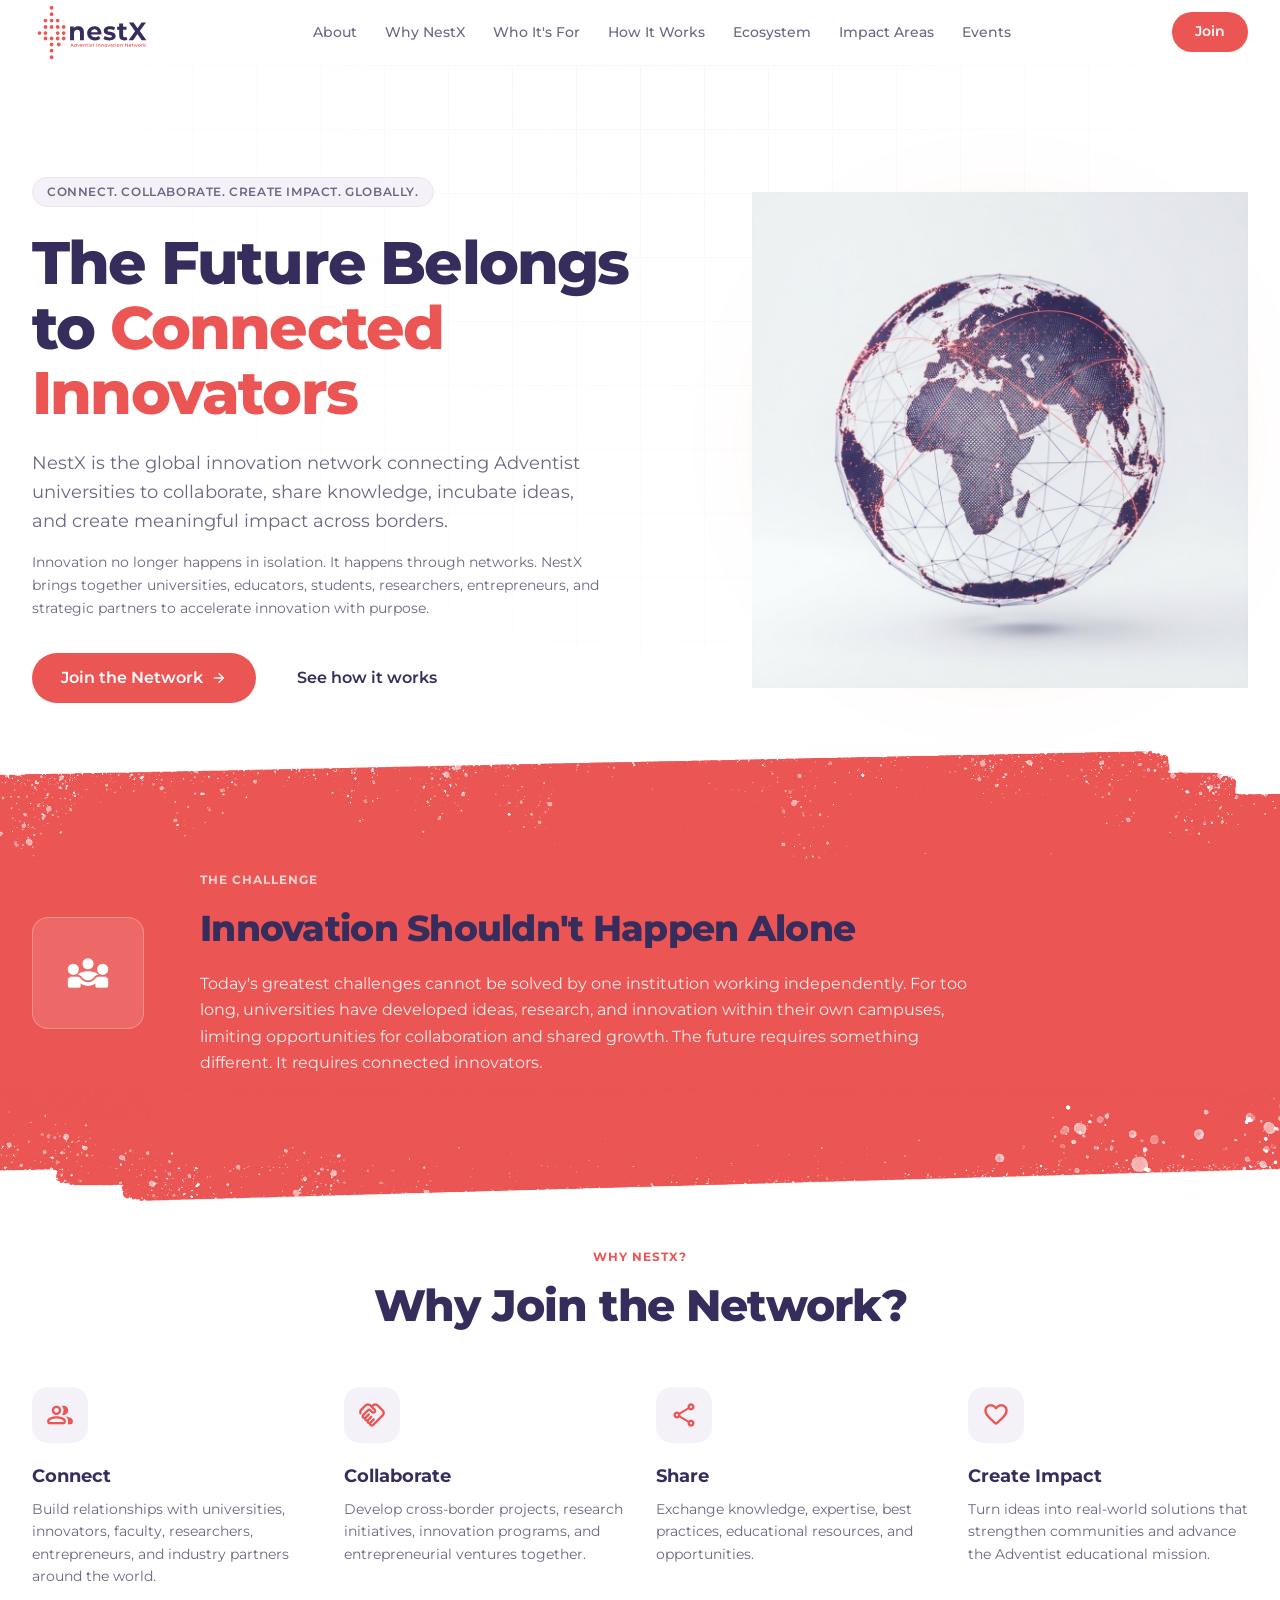
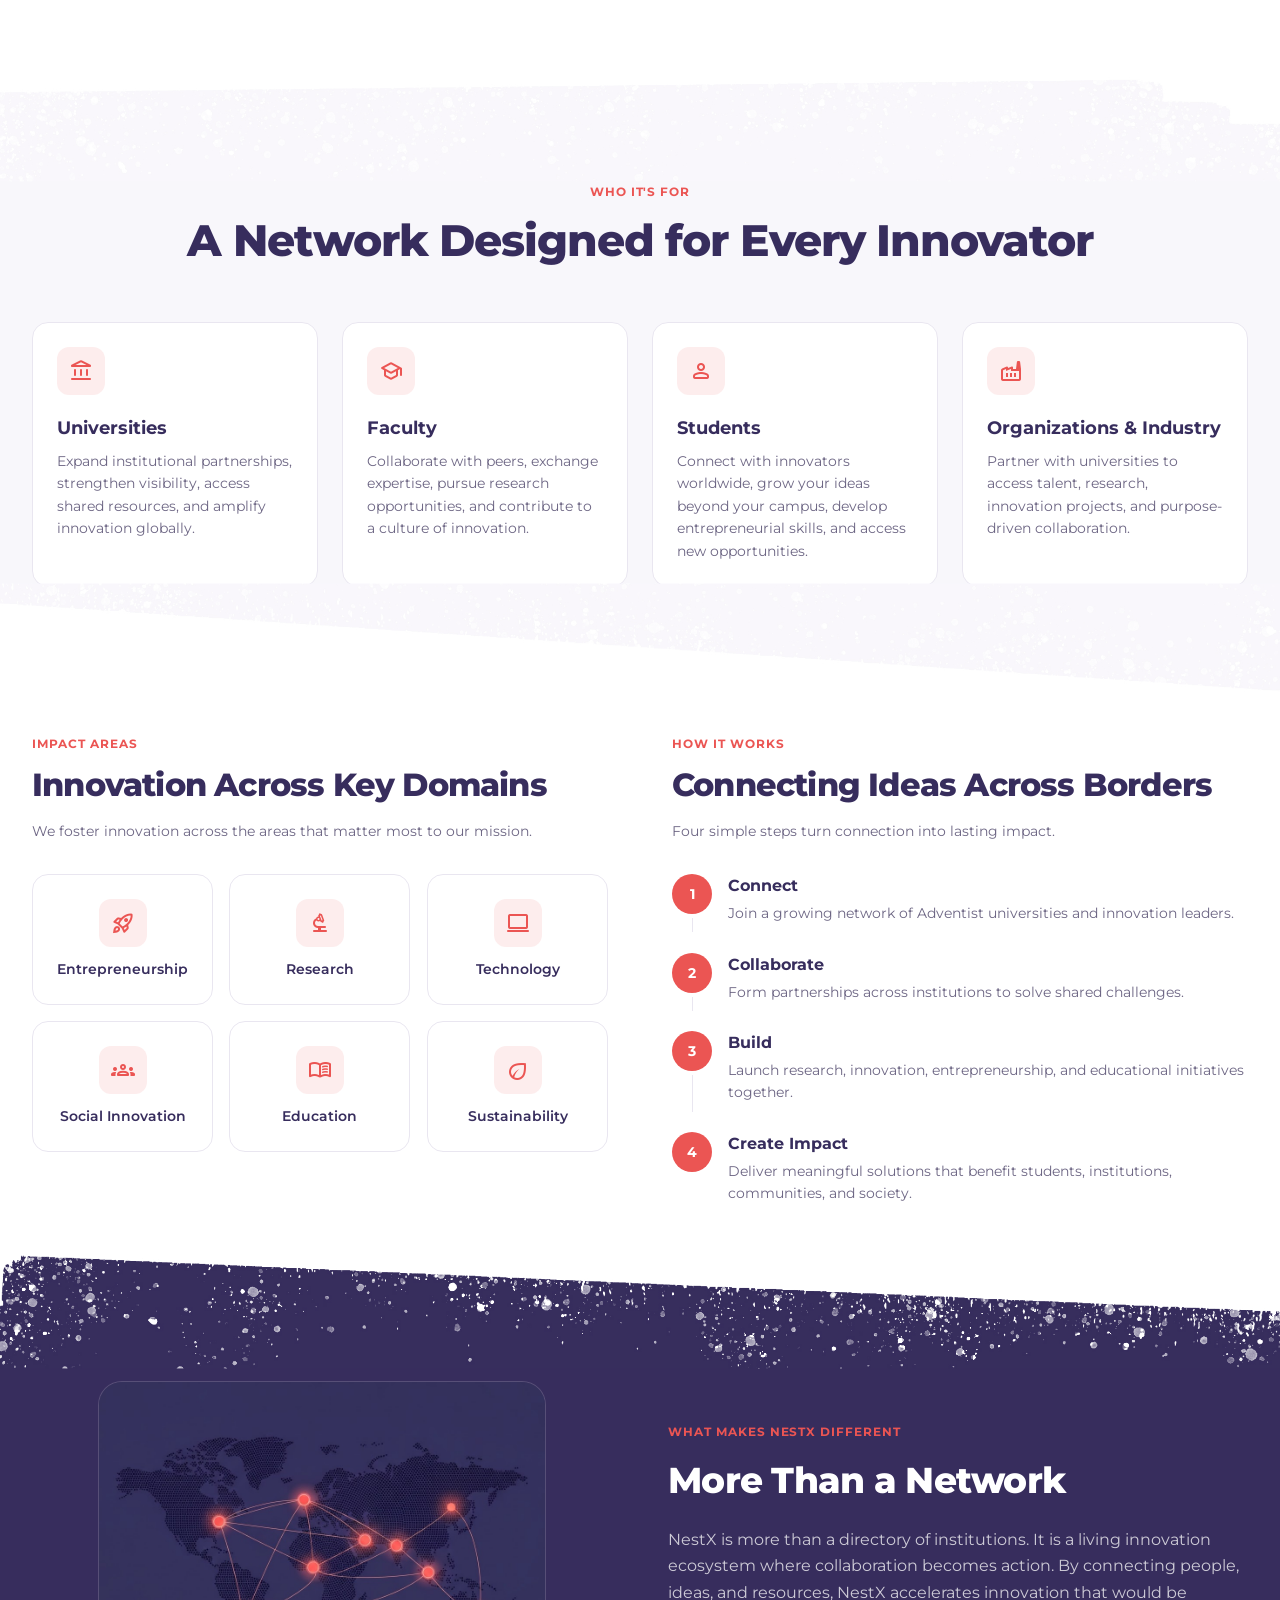
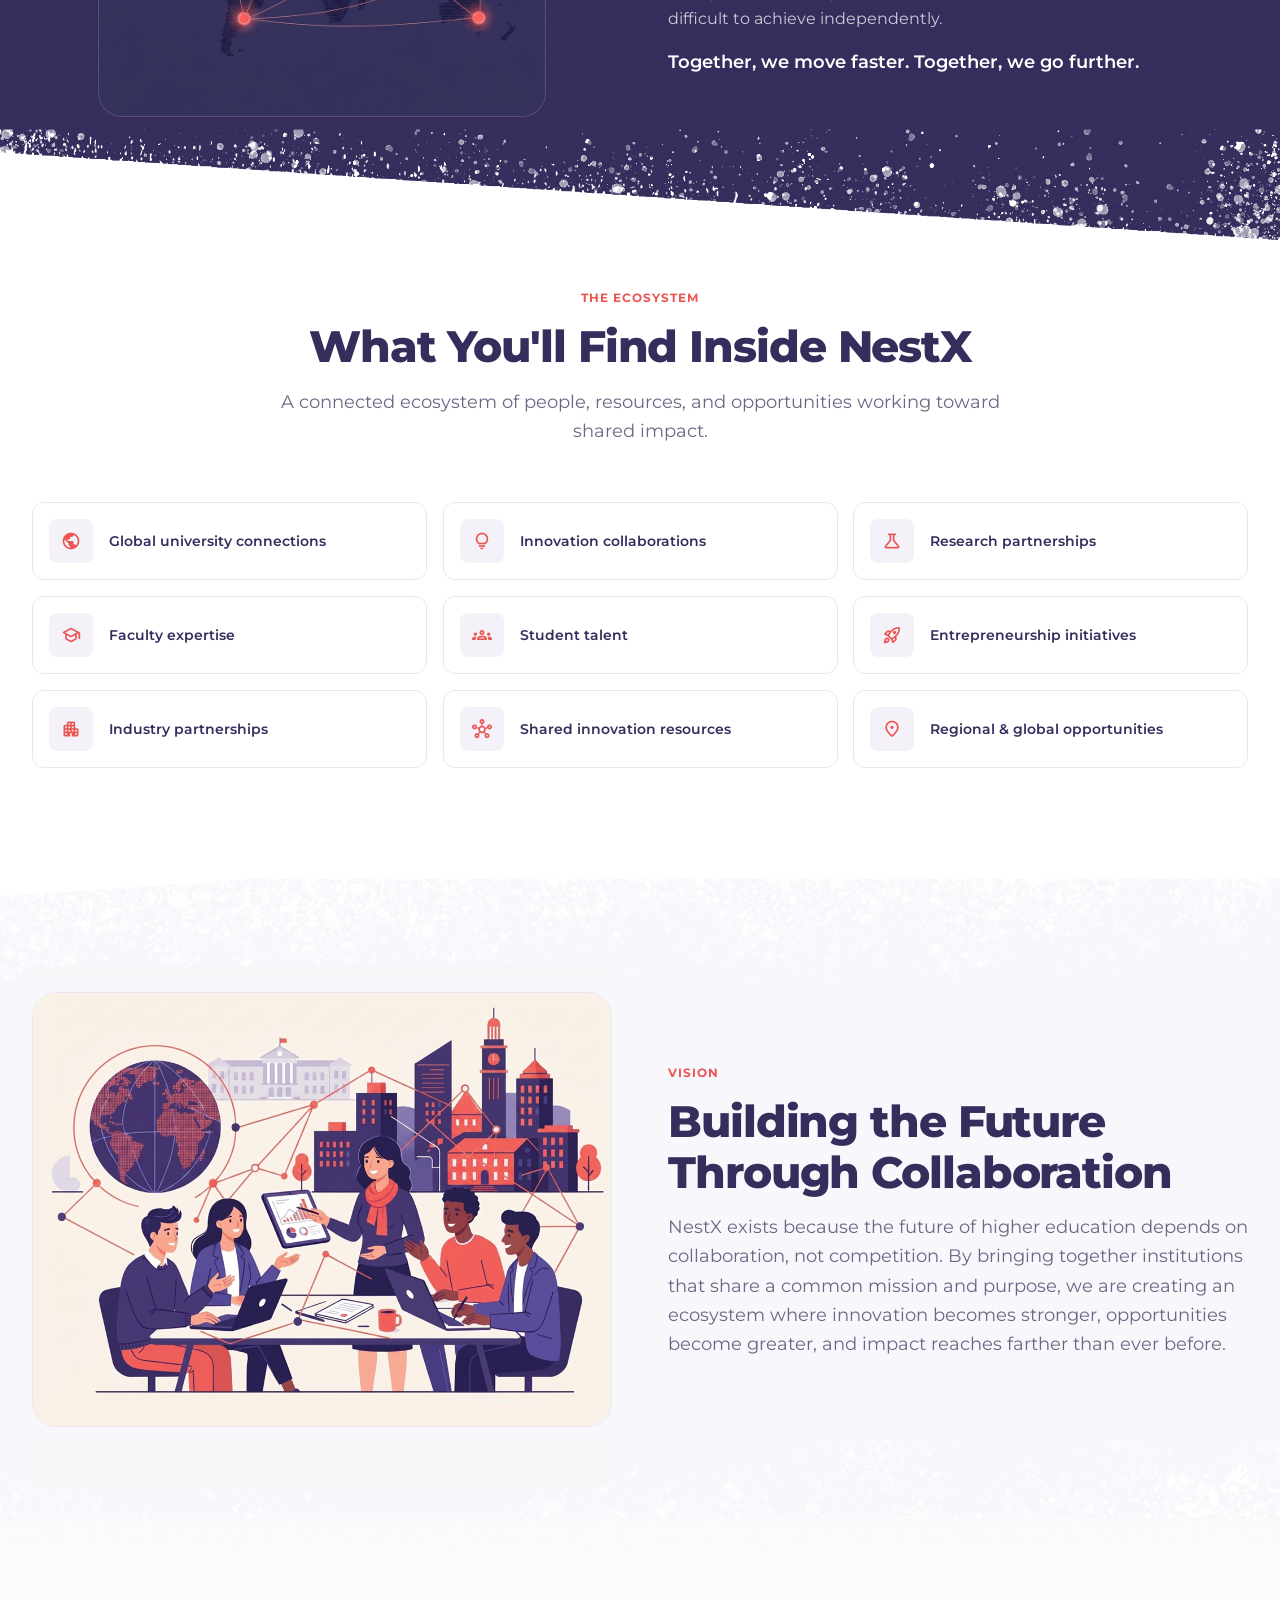
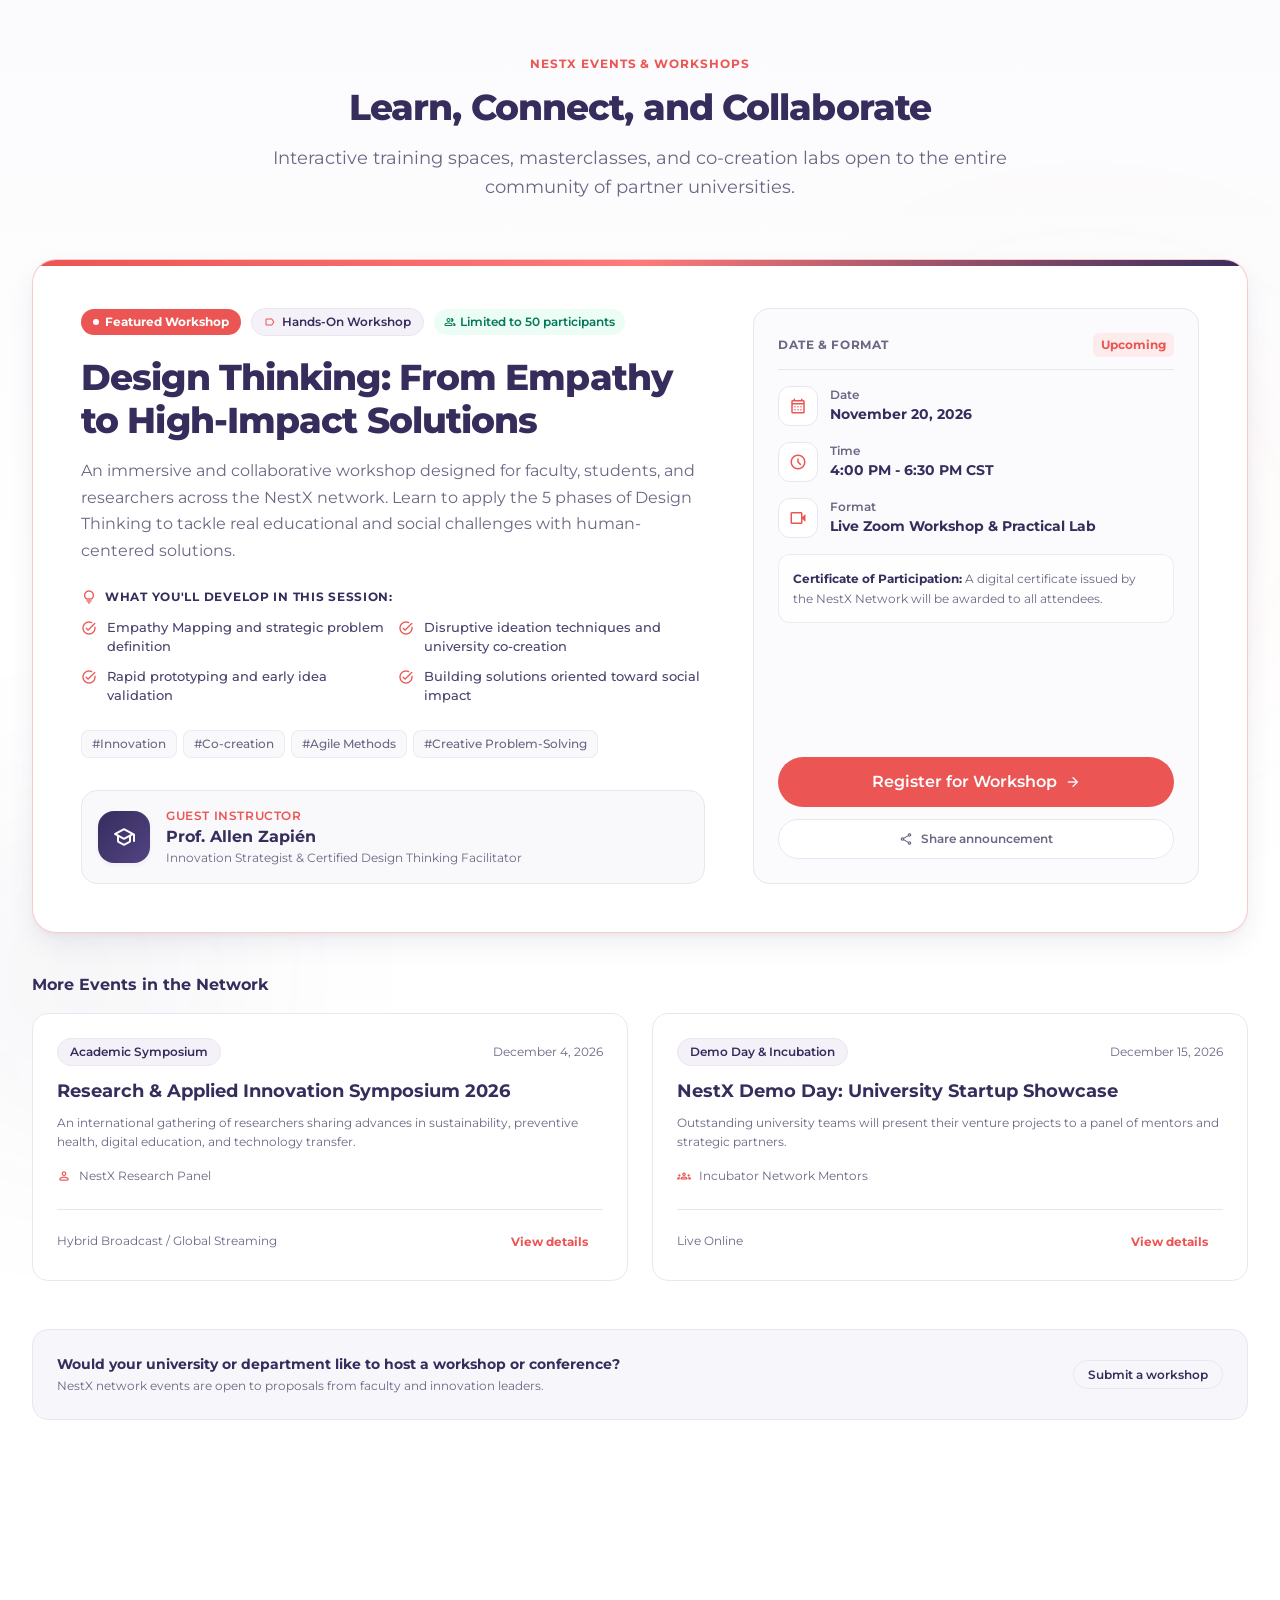
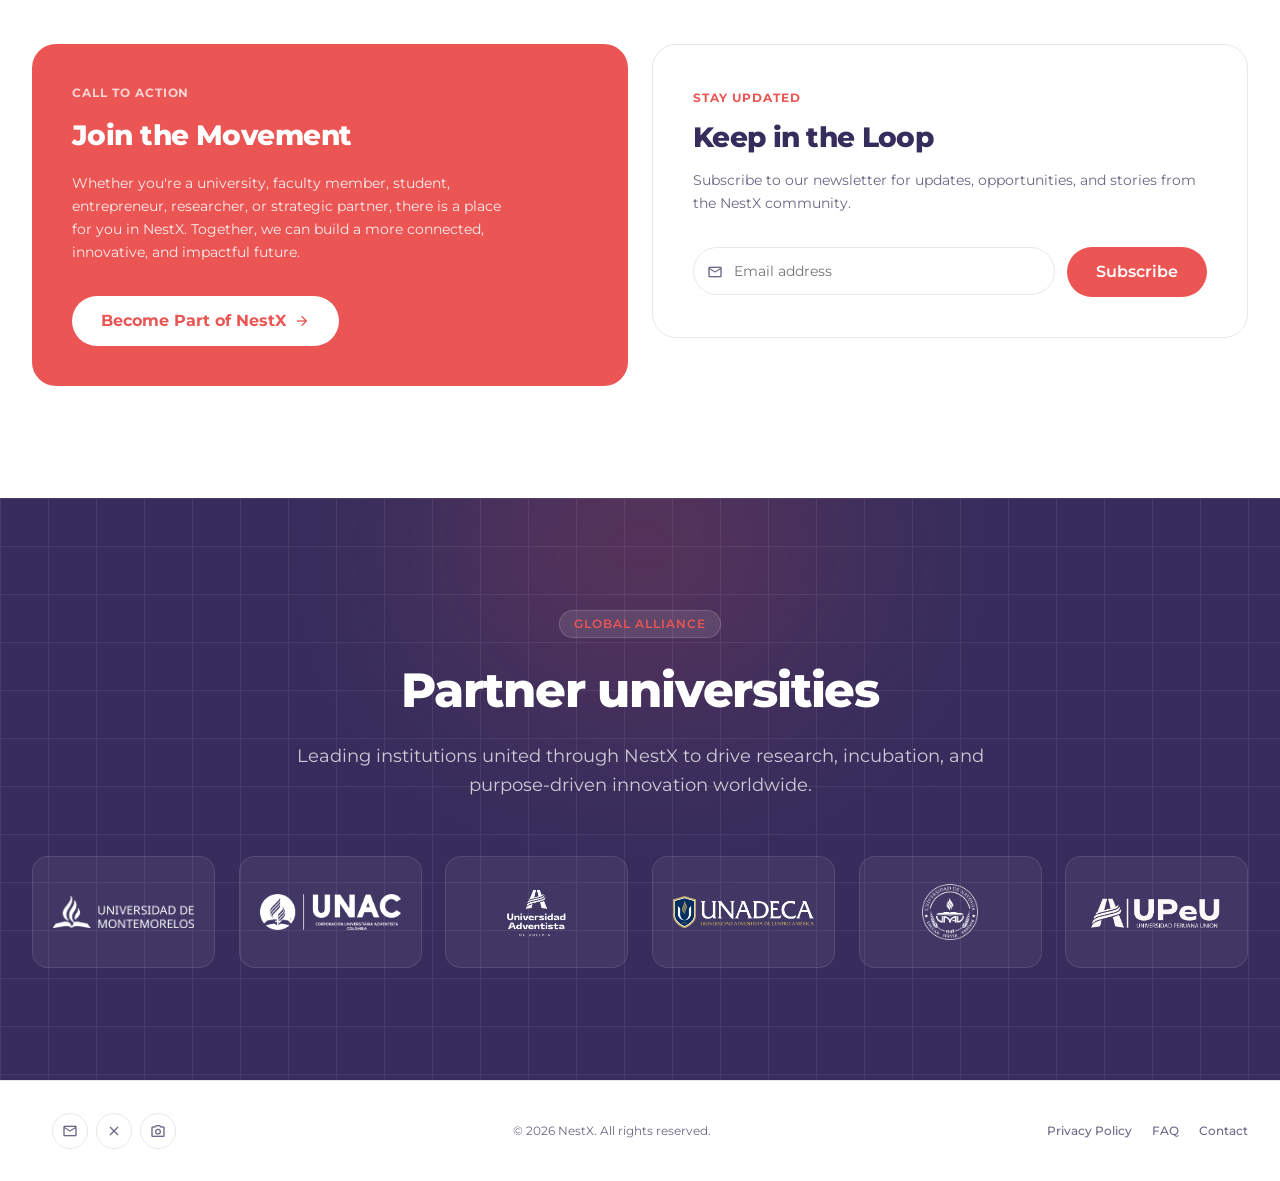
<file: index.html>
<!DOCTYPE html>
<html lang="en">

<head>
  <meta charset="UTF-8">
  <meta name="viewport" content="width=device-width, initial-scale=1.0">
  <title>NestX — Adventist Innovation Network</title>
  <meta name="description"
    content="NestX is the global innovation network connecting Adventist universities to collaborate, share knowledge, incubate ideas, and create meaningful impact across borders.">
  <meta name="theme-color" content="#ffffff">

  <!-- Open Graph -->
  <meta property="og:title" content="NestX — Adventist Innovation Network">
  <meta property="og:description"
    content="Connecting Adventist universities worldwide to accelerate innovation with purpose.">
  <meta property="og:type" content="website">

  <!-- Favicons -->
  <link rel="icon" href="images/favicon.svg" type="image/svg+xml">
  <link rel=apple-touch-icon href="images/favicon.svg">

  <!-- Material Symbols Rounded (Google Fonts) -->
  <link rel="stylesheet"
    href="https://fonts.googleapis.com/css2?family=Material+Symbols+Rounded:opsz,wght,FILL,GRAD@20..48,400..700,0..1,0&display=swap">

  <!-- Hoja de estilos y Script -->
  <link rel="stylesheet" href="styles.css">
  <script defer src="script.js"></script>
</head>

<body>

  <!-- ==================== ENCABEZADO / NAVEGACIÓN ==================== -->
  <header id="site-header" class="site-header">
    <div class="container header-container">
      <!-- Logo de la marca -->
      <a href="#top" class="brand-logo" aria-label="NestX home">
        <img src="images/NestX.svg" alt="NestX - Adventist Innovation Network">
      </a>

      <!-- Navegación de escritorio -->
      <nav class="nav-desktop" aria-label="Primary Navigation">
        <a href="#about" class="nav-link">About</a>
        <a href="#why" class="nav-link">Why NestX</a>
        <a href="#who" class="nav-link">Who It's For</a>
        <a href="#how" class="nav-link">How It Works</a>
        <a href="#ecosystem" class="nav-link">Ecosystem</a>
        <a href="#impact" class="nav-link">Impact Areas</a>
        <a href="#events" class="nav-link">Events</a>
      </nav>

      <!-- Acciones del encabezado -->
      <div class="header-actions">
        <a href="#join" class="btn btn-primary header-join-btn" data-open-join>Join</a>
        <button type="button" id="mobile-toggle" class="mobile-toggle" aria-label="Toggle menu" aria-expanded="false">
          <!-- Icono de hamburguesa -->
          <span id="icon-hamburger" class="material-symbols-rounded" aria-hidden="true">menu</span>
          <!-- Icono de cerrar -->
          <span id="icon-close" class="material-symbols-rounded" aria-hidden="true">close</span>
        </button>
      </div>
    </div>

    <!-- Panel de navegación móvil -->
    <div id="mobile-nav-panel" class="mobile-nav-panel">
      <nav class="mobile-nav-links" aria-label="Mobile Navigation">
        <a href="#about" class="mobile-nav-link">About</a>
        <a href="#why" class="mobile-nav-link">Why NestX</a>
        <a href="#who" class="mobile-nav-link">Who It's For</a>
        <a href="#how" class="mobile-nav-link">How It Works</a>
        <a href="#ecosystem" class="mobile-nav-link">Ecosystem</a>
        <a href="#impact" class="mobile-nav-link">Impact Areas</a>
        <a href="#events" class="mobile-nav-link">Events</a>
        <a href="#join" class="btn btn-primary mobile-nav-cta" data-open-join>Join the Network</a>
      </nav>
    </div>
  </header>

  <main>
    <!-- ==================== SECCIÓN HERO ==================== -->
    <section id="top" class="hero-section">
      <div class="hero-grid-pattern" aria-hidden="true"></div>

      <div class="container hero-layout">
        <div>
          <div class="reveal">
            <span class="hero-badge">
              Connect. Collaborate. Create Impact. Globally.
            </span>
          </div>

          <div class="reveal" data-delay="80">
            <h1 class="hero-title">
              The Future Belongs to <span class="text-primary">Connected Innovators</span>
            </h1>
          </div>

          <div class="reveal" data-delay="160">
            <p class="hero-lead">
              NestX is the global innovation network connecting Adventist universities to
              collaborate, share knowledge, incubate ideas, and create meaningful impact
              across borders.
            </p>
          </div>

          <div class="reveal" data-delay="220">
            <p class="hero-body">
              Innovation no longer happens in isolation. It happens through networks. NestX
              brings together universities, educators, students, researchers, entrepreneurs,
              and strategic partners to accelerate innovation with purpose.
            </p>
          </div>

          <div class="reveal" data-delay="300">
            <div class="hero-actions">
              <a href="#join" class="btn btn-primary btn-lg" data-open-join>
                Join the Network
                <span class="material-symbols-rounded btn-icon" aria-hidden="true">arrow_forward</span>
              </a>
              <a href="#how" class="btn btn-ghost btn-lg">
                See how it works
              </a>
            </div>
          </div>
        </div>

        <div class="reveal" data-delay="200">
          <div class="hero-media-wrapper">
            <div class="hero-glow" aria-hidden="true"></div>
            <img src="images/hero-globe.png"
              alt="A globe wrapped in a network of connected innovation nodes linking universities worldwide"
              class="hero-globe-img" loading="eager">
          </div>
        </div>
      </div>
    </section>

    <!-- ==================== SECCIÓN EL DESAFÍO ==================== -->
    <section id="about" class="band-section">
      <div class="rough-band rough-band--primary">
        <!-- Borde superior rasgado -->
        <div class="rough-band-top"></div>

        <div class="container challenge-inner">
          <div class="reveal">
            <div class="challenge-icon-box">
              <span class="material-symbols-rounded" aria-hidden="true">diversity_3</span>
            </div>
          </div>

          <div class="reveal" data-delay="120">
            <p class="challenge-eyebrow">The Challenge</p>
            <h2 class="challenge-title">Innovation Shouldn't Happen Alone</h2>
            <p class="challenge-desc">
              Today's greatest challenges cannot be solved by one institution working
              independently. For too long, universities have developed ideas, research, and
              innovation within their own campuses, limiting opportunities for collaboration
              and shared growth. The future requires something different. It requires
              connected innovators.
            </p>
          </div>
        </div>

        <!-- Borde inferior rasgado -->
        <div class="rough-band-bottom"></div>
      </div>
    </section>

    <!-- ==================== SECCIÓN POR QUÉ NESTX ==================== -->
    <section id="why" class="section-py">
      <div class="container">
        <div class="reveal text-center">
          <p class="eyebrow eyebrow--center">Why NestX?</p>
          <h2 class="section-title">Why Join the Network?</h2>
        </div>

        <div class="why-grid">
          <!-- Conectar -->
          <div class="reveal" data-delay="0">
            <div class="why-item">
              <div class="why-icon-box">
                <span class="material-symbols-rounded" aria-hidden="true">group</span>
              </div>
              <h3 class="why-item-title">Connect</h3>
              <p class="why-item-body">
                Build relationships with universities, innovators, faculty, researchers, entrepreneurs, and industry
                partners around the world.
              </p>
            </div>
          </div>

          <!-- Colaborar -->
          <div class="reveal" data-delay="90">
            <div class="why-item">
              <div class="why-icon-box">
                <span class="material-symbols-rounded" aria-hidden="true">handshake</span>
              </div>
              <h3 class="why-item-title">Collaborate</h3>
              <p class="why-item-body">
                Develop cross-border projects, research initiatives, innovation programs, and entrepreneurial ventures
                together.
              </p>
            </div>
          </div>

          <!-- Compartir -->
          <div class="reveal" data-delay="180">
            <div class="why-item">
              <div class="why-icon-box">
                <span class="material-symbols-rounded" aria-hidden="true">share</span>
              </div>
              <h3 class="why-item-title">Share</h3>
              <p class="why-item-body">
                Exchange knowledge, expertise, best practices, educational resources, and opportunities.
              </p>
            </div>
          </div>

          <!-- Crear impacto -->
          <div class="reveal" data-delay="270">
            <div class="why-item">
              <div class="why-icon-box">
                <span class="material-symbols-rounded" aria-hidden="true">favorite</span>
              </div>
              <h3 class="why-item-title">Create Impact</h3>
              <p class="why-item-body">
                Turn ideas into real-world solutions that strengthen communities and advance the Adventist educational
                mission.
              </p>
            </div>
          </div>
        </div>
      </div>
    </section>

    <!-- ==================== SECCIÓN PARA QUIÉN ES ==================== -->
    <section id="who" class="section-py who-section">
      <!-- Borde superior rasgado -->
      <div class="rough-band-top"></div>
      <div class="container">
        <div class="reveal text-center">
          <p class="eyebrow eyebrow--center">Who It's For</p>
          <h2 class="section-title">A Network Designed for Every Innovator</h2>
        </div>

        <div class="who-grid">
          <!-- Universidades -->
          <div class="reveal" data-delay="0">
            <article class="who-card">
              <div class="who-icon-box">
                <span class="material-symbols-rounded" aria-hidden="true">account_balance</span>
              </div>
              <h3 class="who-card-title">Universities</h3>
              <p class="who-card-body">
                Expand institutional partnerships, strengthen visibility, access shared resources, and amplify
                innovation globally.
              </p>
            </article>
          </div>

          <!-- Profesorado -->
          <div class="reveal" data-delay="90">
            <article class="who-card">
              <div class="who-icon-box">
                <span class="material-symbols-rounded" aria-hidden="true">school</span>
              </div>
              <h3 class="who-card-title">Faculty</h3>
              <p class="who-card-body">
                Collaborate with peers, exchange expertise, pursue research opportunities, and contribute to a culture
                of innovation.
              </p>
            </article>
          </div>

          <!-- Estudiantes -->
          <div class="reveal" data-delay="180">
            <article class="who-card">
              <div class="who-icon-box">
                <span class="material-symbols-rounded" aria-hidden="true">person</span>
              </div>
              <h3 class="who-card-title">Students</h3>
              <p class="who-card-body">
                Connect with innovators worldwide, grow your ideas beyond your campus, develop entrepreneurial skills,
                and access new opportunities.
              </p>
            </article>
          </div>

          <!-- Organizaciones e industria -->
          <div class="reveal" data-delay="270">
            <article class="who-card">
              <div class="who-icon-box">
                <span class="material-symbols-rounded" aria-hidden="true">factory</span>
              </div>
              <h3 class="who-card-title">Organizations & Industry</h3>
              <p class="who-card-body">
                Partner with universities to access talent, research, innovation projects, and purpose-driven
                collaboration.
              </p>
            </article>
          </div>
        </div>
      </div>
      <!-- Borde inferior rasgado -->
      <div class="rough-band-bottom"></div>
    </section>

    <!-- ==================== SECCIÓN IMPACTO Y CÓMO FUNCIONA ==================== -->
    <section class="section-py">
      <div class="container impact-how-grid">
        <!-- Áreas de impacto -->
        <div id="impact">
          <div class="reveal">
            <p class="eyebrow">Impact Areas</p>
            <h2 class="section-title section-title--md">Innovation Across Key Domains</h2>
            <p class="section-subtitle section-subtitle--sm">
              We foster innovation across the areas that matter most to our mission.
            </p>
          </div>

          <div class="impact-areas-grid">
            <!-- Emprendimiento -->
            <div class="reveal" data-delay="0">
              <div class="impact-card">
                <div class="impact-icon-box">
                  <span class="material-symbols-rounded" aria-hidden="true">rocket_launch</span>
                </div>
                <span class="impact-card-label">Entrepreneurship</span>
              </div>
            </div>

            <!-- Investigación -->
            <div class="reveal" data-delay="70">
              <div class="impact-card">
                <div class="impact-icon-box">
                  <span class="material-symbols-rounded" aria-hidden="true">biotech</span>
                </div>
                <span class="impact-card-label">Research</span>
              </div>
            </div>

            <!-- Tecnología -->
            <div class="reveal" data-delay="140">
              <div class="impact-card">
                <div class="impact-icon-box">
                  <span class="material-symbols-rounded" aria-hidden="true">computer</span>
                </div>
                <span class="impact-card-label">Technology</span>
              </div>
            </div>

            <!-- Innovación social -->
            <div class="reveal" data-delay="210">
              <div class="impact-card">
                <div class="impact-icon-box">
                  <span class="material-symbols-rounded" aria-hidden="true">groups</span>
                </div>
                <span class="impact-card-label">Social Innovation</span>
              </div>
            </div>

            <!-- Educación -->
            <div class="reveal" data-delay="280">
              <div class="impact-card">
                <div class="impact-icon-box">
                  <span class="material-symbols-rounded" aria-hidden="true">menu_book</span>
                </div>
                <span class="impact-card-label">Education</span>
              </div>
            </div>

            <!-- Sostenibilidad -->
            <div class="reveal" data-delay="350">
              <div class="impact-card">
                <div class="impact-icon-box">
                  <span class="material-symbols-rounded" aria-hidden="true">eco</span>
                </div>
                <span class="impact-card-label">Sustainability</span>
              </div>
            </div>
          </div>
        </div>

        <!-- Cómo funciona -->
        <div id="how">
          <div class="reveal">
            <p class="eyebrow">How It Works</p>
            <h2 class="section-title section-title--md">Connecting Ideas Across Borders</h2>
            <p class="section-subtitle section-subtitle--sm">
              Four simple steps turn connection into lasting impact.
            </p>
          </div>

          <ol class="steps-list">
            <!-- Paso 1 -->
            <li class="reveal" data-delay="0">
              <div class="step-item">
                <div class="step-indicator">
                  <span class="step-number">1</span>
                  <span class="step-line" aria-hidden="true"></span>
                </div>
                <div class="step-content">
                  <h3 class="step-title">Connect</h3>
                  <p class="step-body">Join a growing network of Adventist universities and innovation leaders.</p>
                </div>
              </div>
            </li>

            <!-- Paso 2 -->
            <li class="reveal" data-delay="90">
              <div class="step-item">
                <div class="step-indicator">
                  <span class="step-number">2</span>
                  <span class="step-line" aria-hidden="true"></span>
                </div>
                <div class="step-content">
                  <h3 class="step-title">Collaborate</h3>
                  <p class="step-body">Form partnerships across institutions to solve shared challenges.</p>
                </div>
              </div>
            </li>

            <!-- Paso 3 -->
            <li class="reveal" data-delay="180">
              <div class="step-item">
                <div class="step-indicator">
                  <span class="step-number">3</span>
                  <span class="step-line" aria-hidden="true"></span>
                </div>
                <div class="step-content">
                  <h3 class="step-title">Build</h3>
                  <p class="step-body">Launch research, innovation, entrepreneurship, and educational initiatives
                    together.</p>
                </div>
              </div>
            </li>

            <!-- Paso 4 -->
            <li class="reveal" data-delay="270">
              <div class="step-item">
                <div class="step-indicator">
                  <span class="step-number">4</span>
                </div>
                <div class="step-content">
                  <h3 class="step-title">Create Impact</h3>
                  <p class="step-body">Deliver meaningful solutions that benefit students, institutions, communities,
                    and society.</p>
                </div>
              </div>
            </li>
          </ol>
        </div>
      </div>
    </section>

    <!-- ==================== QUÉ HACE A NESTX DIFERENTE ==================== -->
    <section class="band-section">
      <div class="rough-band rough-band--dark">
        <!-- Borde superior -->
        <div class="rough-band-top"></div>
        <div class="container different-grid">
          <div class="reveal">
            <div class="different-media-box">
              <img src="images/network-map.png"
                alt="A dotted world map with coral connection nodes linking universities across continents"
                loading="lazy">
            </div>
          </div>

          <div class="reveal" data-delay="140">
            <p class="different-eyebrow">What Makes NestX Different</p>
            <h2 class="different-title">More Than a Network</h2>
            <p class="different-desc">
              NestX is more than a directory of institutions. It is a living innovation
              ecosystem where collaboration becomes action. By connecting people, ideas, and
              resources, NestX accelerates innovation that would be difficult to achieve
              independently.
            </p>
            <p class="different-highlight">
              Together, we move faster. Together, we go further.
            </p>
          </div>
        </div>

        <!-- borde inferior rasgado -->
        <div class="rough-band-bottom"></div>
      </div>
    </section>

    <!-- ==================== SECCIÓN ECOSISTEMA ==================== -->
    <section id="ecosystem" class="section-py">
      <div class="container">
        <div class="reveal text-center">
          <p class="eyebrow eyebrow--center">The Ecosystem</p>
          <h2 class="section-title">What You'll Find Inside NestX</h2>
          <p class="section-subtitle section-subtitle--center">
            A connected ecosystem of people, resources, and opportunities working toward shared impact.
          </p>
        </div>

        <div class="ecosystem-grid">
          <!-- 1. Conexiones universitarias globales -->
          <div class="reveal" data-delay="0">
            <div class="ecosystem-item">
              <div class="ecosystem-icon-box">
                <span class="material-symbols-rounded" aria-hidden="true">public</span>
              </div>
              <span class="ecosystem-label">Global university connections</span>
            </div>
          </div>

          <!-- 2. Colaboraciones de innovación -->
          <div class="reveal" data-delay="80">
            <div class="ecosystem-item">
              <div class="ecosystem-icon-box">
                <span class="material-symbols-rounded" aria-hidden="true">lightbulb</span>
              </div>
              <span class="ecosystem-label">Innovation collaborations</span>
            </div>
          </div>

          <!-- 3. Alianzas de investigación -->
          <div class="reveal" data-delay="160">
            <div class="ecosystem-item">
              <div class="ecosystem-icon-box">
                <span class="material-symbols-rounded" aria-hidden="true">science</span>
              </div>
              <span class="ecosystem-label">Research partnerships</span>
            </div>
          </div>

          <!-- 4. Experiencia del profesorado -->
          <div class="reveal" data-delay="0">
            <div class="ecosystem-item">
              <div class="ecosystem-icon-box">
                <span class="material-symbols-rounded" aria-hidden="true">school</span>
              </div>
              <span class="ecosystem-label">Faculty expertise</span>
            </div>
          </div>

          <!-- 5. Talento estudiantil -->
          <div class="reveal" data-delay="80">
            <div class="ecosystem-item">
              <div class="ecosystem-icon-box">
                <span class="material-symbols-rounded" aria-hidden="true">groups</span>
              </div>
              <span class="ecosystem-label">Student talent</span>
            </div>
          </div>

          <!-- 6. Iniciativas de emprendimiento -->
          <div class="reveal" data-delay="160">
            <div class="ecosystem-item">
              <div class="ecosystem-icon-box">
                <span class="material-symbols-rounded" aria-hidden="true">rocket_launch</span>
              </div>
              <span class="ecosystem-label">Entrepreneurship initiatives</span>
            </div>
          </div>

          <!-- 7. Alianzas con la industria -->
          <div class="reveal" data-delay="0">
            <div class="ecosystem-item">
              <div class="ecosystem-icon-box">
                <span class="material-symbols-rounded" aria-hidden="true">apartment</span>
              </div>
              <span class="ecosystem-label">Industry partnerships</span>
            </div>
          </div>

          <!-- 8. Recursos compartidos de innovación -->
          <div class="reveal" data-delay="80">
            <div class="ecosystem-item">
              <div class="ecosystem-icon-box">
                <span class="material-symbols-rounded" aria-hidden="true">hub</span>
              </div>
              <span class="ecosystem-label">Shared innovation resources</span>
            </div>
          </div>

          <!-- 9. Oportunidades regionales y globales -->
          <div class="reveal" data-delay="160">
            <div class="ecosystem-item">
              <div class="ecosystem-icon-box">
                <span class="material-symbols-rounded" aria-hidden="true">location_on</span>
              </div>
              <span class="ecosystem-label">Regional & global opportunities</span>
            </div>
          </div>
        </div>
      </div>
    </section>

    <!-- ==================== SECCIÓN VISIÓN ==================== -->
    <section class="section-py vision-section">
      <div class="rough-band-top"></div>
      <div class="container vision-grid">
        <div class="reveal">
          <div class="vision-media-box">
            <img src="images/vision-collaboration.png"
              alt="Students and educators collaborating across a connected global community" loading="lazy">
          </div>
        </div>

        <div class="reveal" data-delay="140">
          <p class="eyebrow">Vision</p>
          <h2 class="section-title">Building the Future Through Collaboration</h2>
          <p class="section-subtitle">
            NestX exists because the future of higher education depends on collaboration,
            not competition. By bringing together institutions that share a common mission
            and purpose, we are creating an ecosystem where innovation becomes stronger,
            opportunities become greater, and impact reaches farther than ever before.
          </p>
        </div>
      </div>
      <div class="rough-band-bottom"></div>
    </section>

    <!-- ==================== SECCIÓN EVENTOS Y TALLERES ==================== -->
    <section id="events" class="events-section section-py">
      <div class="events-ambient-glow-1" aria-hidden="true"></div>
      <div class="events-ambient-glow-2" aria-hidden="true"></div>

      <div class="container container--relative">
        <!-- Encabezado -->
        <div class="text-center">
          <div class="reveal">
            <p class="eyebrow eyebrow--center">NestX Events & Workshops</p>
          </div>
          <div class="reveal" data-delay="80">
            <h2 class="section-title section-title--events">Learn, Connect, and Collaborate</h2>
          </div>
          <div class="reveal" data-delay="160">
            <p class="section-subtitle section-subtitle--center">
              Interactive training spaces, masterclasses, and co-creation labs open to the entire community of partner
              universities.
            </p>
          </div>
        </div>

        <!-- Taller destacado -->
        <div class="reveal" data-delay="200">
          <div class="featured-event-card">
            <div class="featured-top-accent" aria-hidden="true"></div>

            <div class="featured-event-layout">
              <!-- Izquierda: Contenido -->
              <div class="featured-event-main">
                <div>
                  <!-- Insignias -->
                  <div class="badge-row">
                    <span class="badge-featured">
                      <span class="pulse-dot"></span>
                      Featured Workshop
                    </span>
                    <span class="badge-tag">
                      <span class="material-symbols-rounded icon--primary" aria-hidden="true">label</span>
                      Hands-On Workshop
                    </span>
                    <span class="badge-spots">
                      <span class="material-symbols-rounded" aria-hidden="true">group</span>
                      Limited to 50 participants
                    </span>
                  </div>

                  <!-- Título y descripción -->
                  <h3 class="featured-event-title">
                    Design Thinking: From Empathy to High-Impact Solutions
                  </h3>
                  <p class="featured-event-desc">
                    An immersive and collaborative workshop designed for faculty, students, and researchers across the
                    NestX network. Learn to apply the 5 phases of Design Thinking to tackle real educational and social
                    challenges with human-centered solutions.
                  </p>

                  <!-- Destacados -->
                  <div class="highlights-container">
                    <h4 class="highlights-title">
                      <span class="material-symbols-rounded icon--primary" aria-hidden="true">lightbulb</span>
                      What you'll develop in this session:
                    </h4>
                    <ul class="highlights-grid">
                      <li class="highlight-item">
                        <span class="material-symbols-rounded highlight-icon" aria-hidden="true">task_alt</span>
                        <span>Empathy Mapping and strategic problem definition</span>
                      </li>
                      <li class="highlight-item">
                        <span class="material-symbols-rounded highlight-icon" aria-hidden="true">task_alt</span>
                        <span>Disruptive ideation techniques and university co-creation</span>
                      </li>
                      <li class="highlight-item">
                        <span class="material-symbols-rounded highlight-icon" aria-hidden="true">task_alt</span>
                        <span>Rapid prototyping and early idea validation</span>
                      </li>
                      <li class="highlight-item">
                        <span class="material-symbols-rounded highlight-icon" aria-hidden="true">task_alt</span>
                        <span>Building solutions oriented toward social impact</span>
                      </li>
                    </ul>
                  </div>

                  <!-- Etiquetas -->
                  <div class="tag-list">
                    <span class="tag-bubble">#Innovation</span>
                    <span class="tag-bubble">#Co-creation</span>
                    <span class="tag-bubble">#Agile Methods</span>
                    <span class="tag-bubble">#Creative Problem-Solving</span>
                  </div>
                </div>

                <!-- Información del instructor -->
                <div class="instructor-preview-box">
                  <div class="instructor-avatar">
                    <span class="material-symbols-rounded" aria-hidden="true">school</span>
                  </div>
                  <div>
                    <p class="instructor-meta-eyebrow">Guest Instructor</p>
                    <h4 class="instructor-name">Prof. Allen Zapién</h4>
                    <p class="instructor-title">Innovation Strategist &amp; Certified Design Thinking Facilitator</p>
                  </div>
                </div>
              </div>

              <!-- Derecha: Barra lateral de metadatos del evento -->
              <div class="event-sidebar-card">
                <div>
                  <div class="sidebar-head">
                    <span class="sidebar-head-label">Date
                      &amp; Format</span>
                    <span class="status-pill">Upcoming</span>
                  </div>

                  <div class="sidebar-meta-list">
                    <!-- Fecha -->
                    <div class="sidebar-meta-item">
                      <div class="sidebar-icon-box">
                        <span class="material-symbols-rounded" aria-hidden="true">calendar_month</span>
                      </div>
                      <div>
                        <p class="sidebar-meta-label">Date</p>
                        <p class="sidebar-meta-value">November 20, 2026</p>
                      </div>
                    </div>

                    <!-- Hora -->
                    <div class="sidebar-meta-item">
                      <div class="sidebar-icon-box">
                        <span class="material-symbols-rounded" aria-hidden="true">schedule</span>
                      </div>
                      <div>
                        <p class="sidebar-meta-label">Time</p>
                        <p class="sidebar-meta-value">4:00 PM - 6:30 PM CST</p>
                      </div>
                    </div>

                    <!-- Formato -->
                    <div class="sidebar-meta-item">
                      <div class="sidebar-icon-box">
                        <span class="material-symbols-rounded" aria-hidden="true">videocam</span>
                      </div>
                      <div>
                        <p class="sidebar-meta-label">Format</p>
                        <p class="sidebar-meta-value">Live Zoom Workshop &amp; Practical Lab</p>
                      </div>
                    </div>

                    <div class="sidebar-cert-note">
                      <strong>Certificate of Participation:</strong> A digital
                      certificate issued by the NestX Network will be awarded to all attendees.
                    </div>
                  </div>
                </div>

                <!-- Acciones -->
                <div class="sidebar-actions">
                  <button type="button" class="btn btn-primary btn-lg btn--full" data-open-event="design-thinking">
                    <span>Register for Workshop</span>
                    <span class="material-symbols-rounded btn-icon" aria-hidden="true">arrow_forward</span>
                  </button>

                  <button type="button" id="btn-share-event" class="btn-share">
                    <span class="material-symbols-rounded" aria-hidden="true">share</span>
                    <span>Share announcement</span>
                  </button>
                </div>
              </div>
            </div>
          </div>
        </div>

        <!-- Eventos secundarios en la red -->
        <div class="secondary-events-header">
          <h3 class="secondary-events-title">More Events in the Network</h3>
        </div>

        <div class="secondary-events-grid">
          <!-- Evento 1 -->
          <div class="reveal" data-delay="0">
            <div class="secondary-event-card">
              <div>
                <div class="secondary-event-top">
                  <span class="badge-tag">Academic Symposium</span>
                  <span class="event-meta">December 4, 2026</span>
                </div>
                <h4 class="secondary-event-card-title">Research &amp; Applied Innovation Symposium 2026</h4>
                <p class="secondary-event-card-desc">
                  An international gathering of researchers sharing advances in sustainability, preventive health,
                  digital education, and technology transfer.
                </p>
                <div class="secondary-event-speaker">
                  <span class="material-symbols-rounded icon--primary" aria-hidden="true">person</span>
                  <span>NestX Research Panel</span>
                </div>
              </div>
              <div class="secondary-event-card-footer">
                <span class="event-meta">Hybrid Broadcast / Global
                  Streaming</span>
                <button type="button" class="btn btn-ghost btn-sm btn--primary-text"
                  data-open-event="research-symposium">
                  View details
                </button>
              </div>
            </div>
          </div>

          <!-- Evento 2 -->
          <div class="reveal" data-delay="100">
            <div class="secondary-event-card">
              <div>
                <div class="secondary-event-top">
                  <span class="badge-tag">Demo Day &amp; Incubation</span>
                  <span class="event-meta">December 15, 2026</span>
                </div>
                <h4 class="secondary-event-card-title">NestX Demo Day: University Startup Showcase</h4>
                <p class="secondary-event-card-desc">
                  Outstanding university teams will present their venture projects to a panel of mentors and strategic
                  partners.
                </p>
                <div class="secondary-event-speaker">
                  <span class="material-symbols-rounded icon--primary" aria-hidden="true">groups</span>
                  <span>Incubator Network Mentors</span>
                </div>
              </div>
              <div class="secondary-event-card-footer">
                <span class="event-meta">Live Online</span>
                <button type="button" class="btn btn-ghost btn-sm btn--primary-text" data-open-event="venture-pitch">
                  View details
                </button>
              </div>
            </div>
          </div>
        </div>

        <!-- Llamado a la comunidad -->
        <div class="reveal" data-delay="250">
          <div class="callout-banner">
            <div>
              <h4 class="callout-title">Would your university or department like to host a workshop or conference?</h4>
              <p class="callout-subtitle">NestX network events are open to proposals from faculty and innovation
                leaders.</p>
            </div>
            <a href="#join" class="btn btn-outline btn-sm">Submit a workshop</a>
          </div>
        </div>
      </div>
    </section>

    <!-- ==================== SECCIÓN LLAMADO A LA ACCIÓN ==================== -->
    <section id="join" class="section-py">
      <div class="container cta-grid">
        <!-- Únete al movimiento -->
        <div class="reveal">
          <div class="cta-banner-card">
            <div>
              <p class="cta-banner-eyebrow">Call to Action</p>
              <h2 class="cta-banner-title">Join the Movement</h2>
              <p class="cta-banner-desc">
                Whether you're a university, faculty member, student, entrepreneur,
                researcher, or strategic partner, there is a place for you in NestX. Together,
                we can build a more connected, innovative, and impactful future.
              </p>
            </div>
            <div class="cta-banner-actions">
              <a href="#top" class="btn btn-white btn-lg" data-open-join>
                Become Part of NestX
                <span class="material-symbols-rounded btn-icon" aria-hidden="true">arrow_forward</span>
              </a>
            </div>
          </div>
        </div>

        <!-- Mantente al tanto -->
        <div class="reveal" data-delay="140">
          <div class="newsletter-card">
            <div>
              <p class="eyebrow">Stay Updated</p>
              <h2 class="section-title section-title--sm">Keep in the Loop</h2>
              <p class="section-subtitle section-subtitle--sm">
                Subscribe to our newsletter for updates, opportunities, and stories from the NestX community.
              </p>
            </div>

            <!-- Formulario de suscripción -->
            <form id="newsletter-form" class="newsletter-form">
              <div class="input-with-icon-wrapper">
                <span class="material-symbols-rounded input-icon" aria-hidden="true">mail</span>
                <input type="email" id="newsletter-email" class="form-input-round" placeholder="Email address" required>
              </div>
              <button type="submit" class="btn btn-primary btn-lg btn--nowrap">
                Subscribe
              </button>
            </form>

            <!-- Estado de éxito -->
            <div id="newsletter-success" class="newsletter-success-box">
              <span class="material-symbols-rounded" aria-hidden="true">check_circle</span>
              <span>Thanks for subscribing! We'll be in touch soon.</span>
            </div>
          </div>
        </div>
      </div>
    </section>

    <!-- ==================== SECCIÓN UNIVERSIDADES SOCIAS ==================== -->
    <section id="partners" class="partners-section">
      <div class="partners-ambient-light" aria-hidden="true"></div>
      <div class="partners-grid-pattern" aria-hidden="true"></div>

      <div class="container container--relative">
        <div class="reveal text-center">
          <span class="partners-badge">Global Alliance</span>
          <h2 class="partners-title">Partner universities</h2>
          <p class="partners-subtitle">
            Leading institutions united through NestX to drive research, incubation, and purpose-driven innovation
            worldwide.
          </p>
        </div>

        <div class="partners-grid">
          <!-- UM -->
          <div class="reveal" data-delay="0">
            <div class="partner-logo-card" title="Universidad de Montemorelos">
              <img src="images/universidades/UM.png" alt="Universidad de Montemorelos" class="partner-logo-img"
                loading="lazy">
            </div>
          </div>

          <!-- UNAC -->
          <div class="reveal" data-delay="70">
            <div class="partner-logo-card" title="Corporación Universitaria Adventista (UNAC)">
              <img src="images/universidades/UNAC.webp" alt="Corporación Universitaria Adventista"
                class="partner-logo-img" loading="lazy">
            </div>
          </div>

          <!-- UNADEBO -->
          <div class="reveal" data-delay="140">
            <div class="partner-logo-card" title="Universidad Adventista de Bolivia (UNADEBO)">
              <img src="images/universidades/UNADEBO.png" alt="Universidad Adventista de Bolivia"
                class="partner-logo-img" loading="lazy">
            </div>
          </div>

          <!-- UNADECA -->
          <div class="reveal" data-delay="210">
            <div class="partner-logo-card" title="Universidad Adventista de Centro América (UNADECA)">
              <img src="images/universidades/UNADECA.png" alt="Universidad Adventista de Centro América"
                class="partner-logo-img" loading="lazy">
            </div>
          </div>

          <!-- UNAV -->
          <div class="reveal" data-delay="280">
            <div class="partner-logo-card" title="Universidad de Navojoa (UNAV)">
              <img src="images/universidades/UNAV.png" alt="Universidad de Navojoa" class="partner-logo-img"
                loading="lazy">
            </div>
          </div>

          <!-- UPEU -->
          <div class="reveal" data-delay="350">
            <div class="partner-logo-card" title="Universidad Peruana Unión (UPeU)">
              <img src="images/universidades/UPEU.png" alt="Universidad Peruana Unión" class="partner-logo-img"
                loading="lazy">
            </div>
          </div>
        </div>
      </div>
    </section>
  </main>

  <!-- ==================== PIE DE PÁGINA ==================== -->
  <footer class="site-footer">
    <div class="container footer-inner">
      <div class="footer-left">
        <!-- Logo -->
        <a href="#top" class="brand-logo" aria-label="NestX home">
          <img src="images/NestX.svg" alt="NestX - Adventist Innovation Network">
        </a>

        <!-- Iconos sociales -->
        <div class="social-links">
          <a href="#" aria-label="mail" class="social-btn">
            <span class="material-symbols-rounded" aria-hidden="true">mail</span>
          </a>
          <a href="#" aria-label="X" class="social-btn">
            <span class="material-symbols-rounded" aria-hidden="true">close</span>
          </a>
          <a href="#" aria-label="Instagram" class="social-btn">
            <span class="material-symbols-rounded" aria-hidden="true">photo_camera</span>
          </a>
        </div>
      </div>

      <p class="footer-copy">&copy; 2026 NestX. All rights reserved.</p>

      <nav class="footer-nav" aria-label="Footer Navigation">
        <a href="privacy-policy.html" class="footer-nav-link">Privacy Policy</a>
        <a href="faq.html" class="footer-nav-link">FAQ</a>
        <a href="#" class="footer-nav-link" data-open-join>Contact</a>
      </nav>
    </div>
  </footer>

  <!-- ==================== MODAL DE REGISTRO ==================== -->
  <div id="event-modal" class="modal-backdrop" role="dialog" aria-modal="true" aria-labelledby="modal-event-title">
    <div class="modal-dialog">
      <!-- Botón de cerrar -->
      <button type="button" class="modal-close-btn" data-close-modal aria-label="Close modal">
        <span class="material-symbols-rounded" aria-hidden="true">close</span>
      </button>

      <!-- Stepper / Indicador de pasos -->
      <div id="event-modal-stepper" class="modal-stepper" aria-label="Registration steps">
        <button type="button" id="step-indicator-details" class="modal-step is-active"
          aria-label="Step 1: Event Details">
          <span class="modal-step-number">1</span>
          <span class="modal-step-label">Event Details</span>
        </button>
        <div id="modal-step-connector" class="modal-step-connector"></div>
        <div id="step-indicator-form" class="modal-step" aria-label="Step 2: Registration">
          <span class="modal-step-number">2</span>
          <span class="modal-step-label">Registration</span>
        </div>
      </div>

      <!-- ================= VISTA 1: DETALLES DEL EVENTO ================= -->
      <div id="modal-details-view" class="modal-details-view">
        <div class="modal-details-header">
          <span id="modal-event-category" class="badge-tag badge-accent">
            Hands-On Workshop
          </span>
          <h3 id="modal-event-title" class="section-title section-title--modal">
            Design Thinking: From Empathy to High-Impact Solutions
          </h3>
          <p id="modal-event-desc" class="modal-event-desc">
            An immersive and collaborative workshop designed for faculty, students, and researchers across the NestX
            network. Learn to apply the 5 phases of Design Thinking to tackle real educational and social challenges
            with human-centered solutions.
          </p>
        </div>

        <div class="modal-details-grid">
          <!-- Fecha y Hora -->
          <div class="modal-detail-card">
            <div class="modal-detail-icon">
              <span class="material-symbols-rounded" aria-hidden="true">calendar_month</span>
            </div>
            <div class="modal-detail-content">
              <span class="modal-detail-label">Date &amp; Time</span>
              <p id="modal-event-date" class="modal-detail-value">November 20, 2026</p>
              <p id="modal-event-time" class="modal-detail-sub">4:00 PM - 6:30 PM CST</p>
            </div>
          </div>

          <!-- Ponente / Instructor -->
          <div class="modal-detail-card">
            <div class="modal-detail-icon">
              <span class="material-symbols-rounded" aria-hidden="true">person</span>
            </div>
            <div class="modal-detail-content">
              <span class="modal-detail-label">Speaker / Host</span>
              <p id="modal-event-instructor" class="modal-detail-value">Prof. Allen Zapién</p>
              <p id="modal-event-instructor-role" class="modal-detail-sub">Innovation Strategist &amp; Facilitator</p>
            </div>
          </div>

          <!-- Formato / Modalidad -->
          <div class="modal-detail-card">
            <div class="modal-detail-icon">
              <span class="material-symbols-rounded" aria-hidden="true">videocam</span>
            </div>
            <div class="modal-detail-content">
              <span class="modal-detail-label">Format</span>
              <p id="modal-event-modality" class="modal-detail-value">Live Zoom Workshop &amp; Practical Lab</p>
            </div>
          </div>

          <!-- Acceso / Cupos -->
          <div class="modal-detail-card">
            <div class="modal-detail-icon">
              <span class="material-symbols-rounded" aria-hidden="true">groups</span>
            </div>
            <div class="modal-detail-content">
              <span class="modal-detail-label">Access &amp; Capacity</span>
              <p id="modal-event-spots" class="modal-detail-value">Limited to 50 participants</p>
            </div>
          </div>
        </div>

        <!-- Nota / Certificado -->
        <div id="modal-event-cert" class="modal-cert-callout">
          <span class="material-symbols-rounded icon--primary" aria-hidden="true">verified</span>
          <span id="modal-event-cert-text">A digital certificate issued by the NestX Network will be awarded to all
            attendees.</span>
        </div>

        <!-- Acciones del Paso 1 -->
        <div class="modal-footer modal-footer--space-between">
          <button type="button" class="btn btn-ghost btn-sm" data-close-modal>Close</button>
          <button type="button" id="btn-goto-register" class="btn btn-primary">
            <span>Register</span>
            <span class="material-symbols-rounded btn-icon" aria-hidden="true">arrow_forward</span>
          </button>
        </div>
      </div>

      <!-- ================= VISTA 2: FORMULARIO DE REGISTRO ================= -->
      <div id="modal-form-view" class="modal-form-view is-hidden">
        <button type="button" id="btn-back-to-details" class="modal-back-btn">
          <span class="material-symbols-rounded" aria-hidden="true">arrow_back</span>
          <span>Back to event details</span>
        </button>

        <!-- Pastilla de resumen del evento seleccionado -->
        <div class="modal-event-summary-pill">
          <span class="material-symbols-rounded modal-event-summary-icon" aria-hidden="true">event</span>
          <div class="modal-event-summary-text">
            <span class="modal-event-summary-label">Registering for:</span>
            <strong id="modal-form-event-name" class="modal-event-summary-title">Design Thinking: From Empathy to
              High-Impact Solutions</strong>
            <span id="modal-form-event-meta" class="modal-event-summary-meta">November 20, 2026 · Live Zoom</span>
          </div>
        </div>

        <form id="event-reg-form" class="modal-form-spacing">
          <div class="modal-form-group">
            <label for="reg-name" class="modal-label">Full name *</label>
            <input type="text" id="reg-name" class="modal-input" placeholder="e.g. Ana Martinez" required
              autocomplete="name">
          </div>

          <div class="modal-form-group">
            <label for="reg-email" class="modal-label">Institutional email *</label>
            <input type="email" id="reg-email" class="modal-input" placeholder="your.email@university.edu" required
              autocomplete="email">
          </div>

          <div class="modal-grid-2 modal-form-group">
            <div>
              <label for="reg-uni" class="modal-label">University</label>
              <select id="reg-uni" class="modal-select">
                <option value="Universidad de Montemorelos">U. de Montemorelos</option>
                <option value="Corporación Universitaria Adventista">UNAC</option>
                <option value="Universidad Adventista de Bolivia">UNADEBO</option>
                <option value="Universidad Adventista de Centro América">UNADECA</option>
                <option value="Universidad de Navojoa">UNAV</option>
                <option value="Universidad Peruana Unión">UPeU</option>
                <option value="Other institution">Other institution</option>
              </select>
            </div>

            <div>
              <label for="reg-role" class="modal-label">Role</label>
              <select id="reg-role" class="modal-select">
                <option value="Student">Student</option>
                <option value="Faculty / Professor">Faculty / Professor</option>
                <option value="Researcher">Researcher</option>
                <option value="Entrepreneur">Entrepreneur</option>
                <option value="Administrator">Administrator</option>
                <option value="Other">Other</option>
              </select>
            </div>
          </div>

          <div class="modal-footer modal-footer--space-between">
            <button type="button" class="btn btn-ghost btn-sm" id="btn-cancel-to-details">Back</button>
            <button type="submit" class="btn btn-primary">
              <span>Complete Registration</span>
              <span class="material-symbols-rounded btn-icon" aria-hidden="true">check</span>
            </button>
          </div>
        </form>
      </div>

      <!-- Vista de confirmación -->
      <div id="modal-confirm-view" class="modal-confirm-view">
        <div class="confirm-icon-circle">
          <span class="material-symbols-rounded modal-confirm-icon" aria-hidden="true">check_circle</span>
        </div>
        <h3 class="section-title confirm-title">Registration Confirmed!</h3>
        <p class="confirm-lead">
          Your spot has been reserved for the event:
        </p>

        <div class="confirm-summary">
          <p id="confirm-event-category" class="confirm-event-category">Hands-On
            Workshop</p>
          <p id="confirm-event-title" class="confirm-event-title">Design Thinking:
            From Empathy to High-Impact Solutions</p>
          <p id="confirm-event-instructor" class="confirm-event-instructor">Instructor: Prof. Allen
            Zapién</p>
          <p id="confirm-event-datetime" class="confirm-event-datetime">November 20,
            2026 — 4:00 PM - 6:30 PM CST</p>
        </div>

        <p class="confirm-note">
          A confirmation email with access links has been sent to <strong id="confirm-user-email"></strong>.
        </p>

        <button type="button" class="btn btn-primary confirm-ok-btn" data-close-modal>
          Got it
        </button>
      </div>
    </div>
  </div>

  <!-- ==================== MODAL DE JOIN ==================== -->
  <div id="join-modal" class="modal-backdrop" role="dialog" aria-modal="true" aria-labelledby="join-modal-title">
    <div class="modal-dialog">
      <!-- Botón de cerrar -->
      <button type="button" class="modal-close-btn" data-close-join aria-label="Close modal">
        <span class="material-symbols-rounded" aria-hidden="true">close</span>
      </button>

      <!-- Vista de formulario -->
      <div id="join-form-view" class="modal-form-view">
        <h3 id="join-modal-title" class="section-title section-title--modal">
          Join the Network
        </h3>
        <p class="modal-event-meta">
          Tell us about you and your institution. We will get back to you soon.
        </p>

        <form id="join-form" class="modal-form-spacing">
          <div class="modal-form-group">
            <label for="join-name" class="modal-label">Full name *</label>
            <input type="text" id="join-name" class="modal-input" placeholder="e.g. Ana Martinez" required
              autocomplete="name">
          </div>

          <div class="modal-form-group">
            <label for="join-email" class="modal-label">Email *</label>
            <input type="email" id="join-email" class="modal-input" placeholder="your.email@university.edu" required
              autocomplete="email">
          </div>

          <div class="modal-form-group">
            <label for="join-institution" class="modal-label">Institution / Organization *</label>
            <input type="text" id="join-institution" class="modal-input" placeholder="e.g. Universidad de Montemorelos"
              autocomplete="organization" required>
          </div>

          <div class="modal-form-group">
            <label for="join-country" class="modal-label">Country *</label>
            <select id="join-country" class="modal-select" autocomplete="country-name" required>
              <option value="" selected>Select your country</option>
              <option value="Argentina">Argentina</option>
              <option value="Australia">Australia</option>
              <option value="Bolivia">Bolivia</option>
              <option value="Brazil">Brazil</option>
              <option value="Canada">Canada</option>
              <option value="Chile">Chile</option>
              <option value="Colombia">Colombia</option>
              <option value="Costa Rica">Costa Rica</option>
              <option value="Cuba">Cuba</option>
              <option value="Dominican Republic">Dominican Republic</option>
              <option value="Ecuador">Ecuador</option>
              <option value="El Salvador">El Salvador</option>
              <option value="France">France</option>
              <option value="Germany">Germany</option>
              <option value="Ghana">Ghana</option>
              <option value="Guatemala">Guatemala</option>
              <option value="Haiti">Haiti</option>
              <option value="Honduras">Honduras</option>
              <option value="India">India</option>
              <option value="Italy">Italy</option>
              <option value="Jamaica">Jamaica</option>
              <option value="Japan">Japan</option>
              <option value="Kenya">Kenya</option>
              <option value="Mexico">Mexico</option>
              <option value="Nicaragua">Nicaragua</option>
              <option value="Nigeria">Nigeria</option>
              <option value="Panama">Panama</option>
              <option value="Peru">Peru</option>
              <option value="Philippines">Philippines</option>
              <option value="Portugal">Portugal</option>
              <option value="Puerto Rico">Puerto Rico</option>
              <option value="South Africa">South Africa</option>
              <option value="South Korea">South Korea</option>
              <option value="Spain">Spain</option>
              <option value="Trinidad and Tobago">Trinidad and Tobago</option>
              <option value="United Kingdom">United Kingdom</option>
              <option value="United States">United States</option>
              <option value="Venezuela">Venezuela</option>
              <option value="Other">Other</option>
            </select>
          </div>

          <div class="modal-form-group">
            <label for="join-message" class="modal-label">Message *</label>
            <textarea id="join-message" class="modal-textarea" rows="4"
              placeholder="How would you like to participate in NESTX?" required></textarea>
          </div>

          <div class="modal-footer">
            <button type="button" class="btn btn-ghost btn-sm" data-close-join>Cancel</button>
            <button type="submit" class="btn btn-primary">Send</button>
          </div>
        </form>
      </div>

      <!-- Vista de confirmación -->
      <div id="join-confirm-view" class="modal-confirm-view">
        <div class="confirm-icon-circle">
          <span class="material-symbols-rounded modal-confirm-icon" aria-hidden="true">check_circle</span>
        </div>
        <h3 class="section-title confirm-title">Message Sent!</h3>
        <p class="confirm-lead">
          Thank you for contacting NESTX. We have received your message and will get back to you soon.
        </p>
        <button type="button" class="btn btn-primary confirm-ok-btn" data-close-join>
          Got it
        </button>
      </div>
    </div>
  </div>

</body>

</html>
</file>
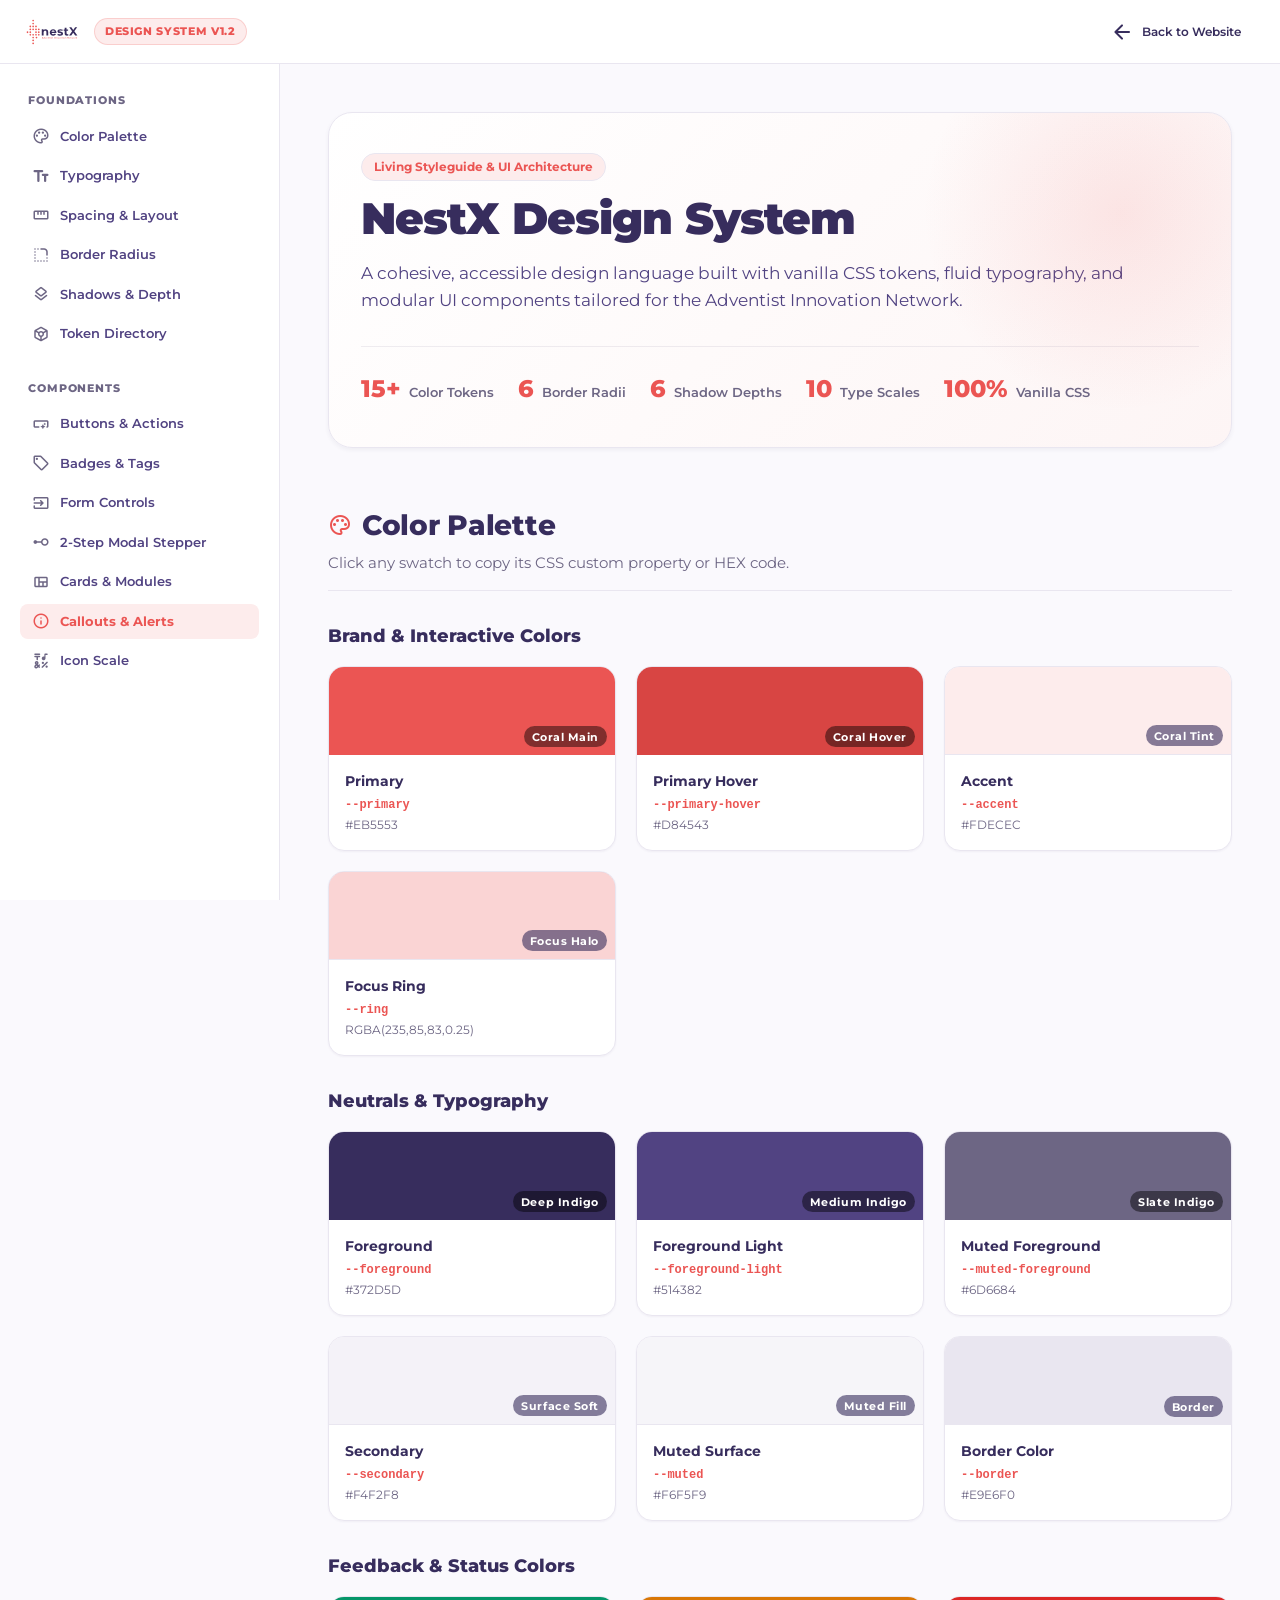
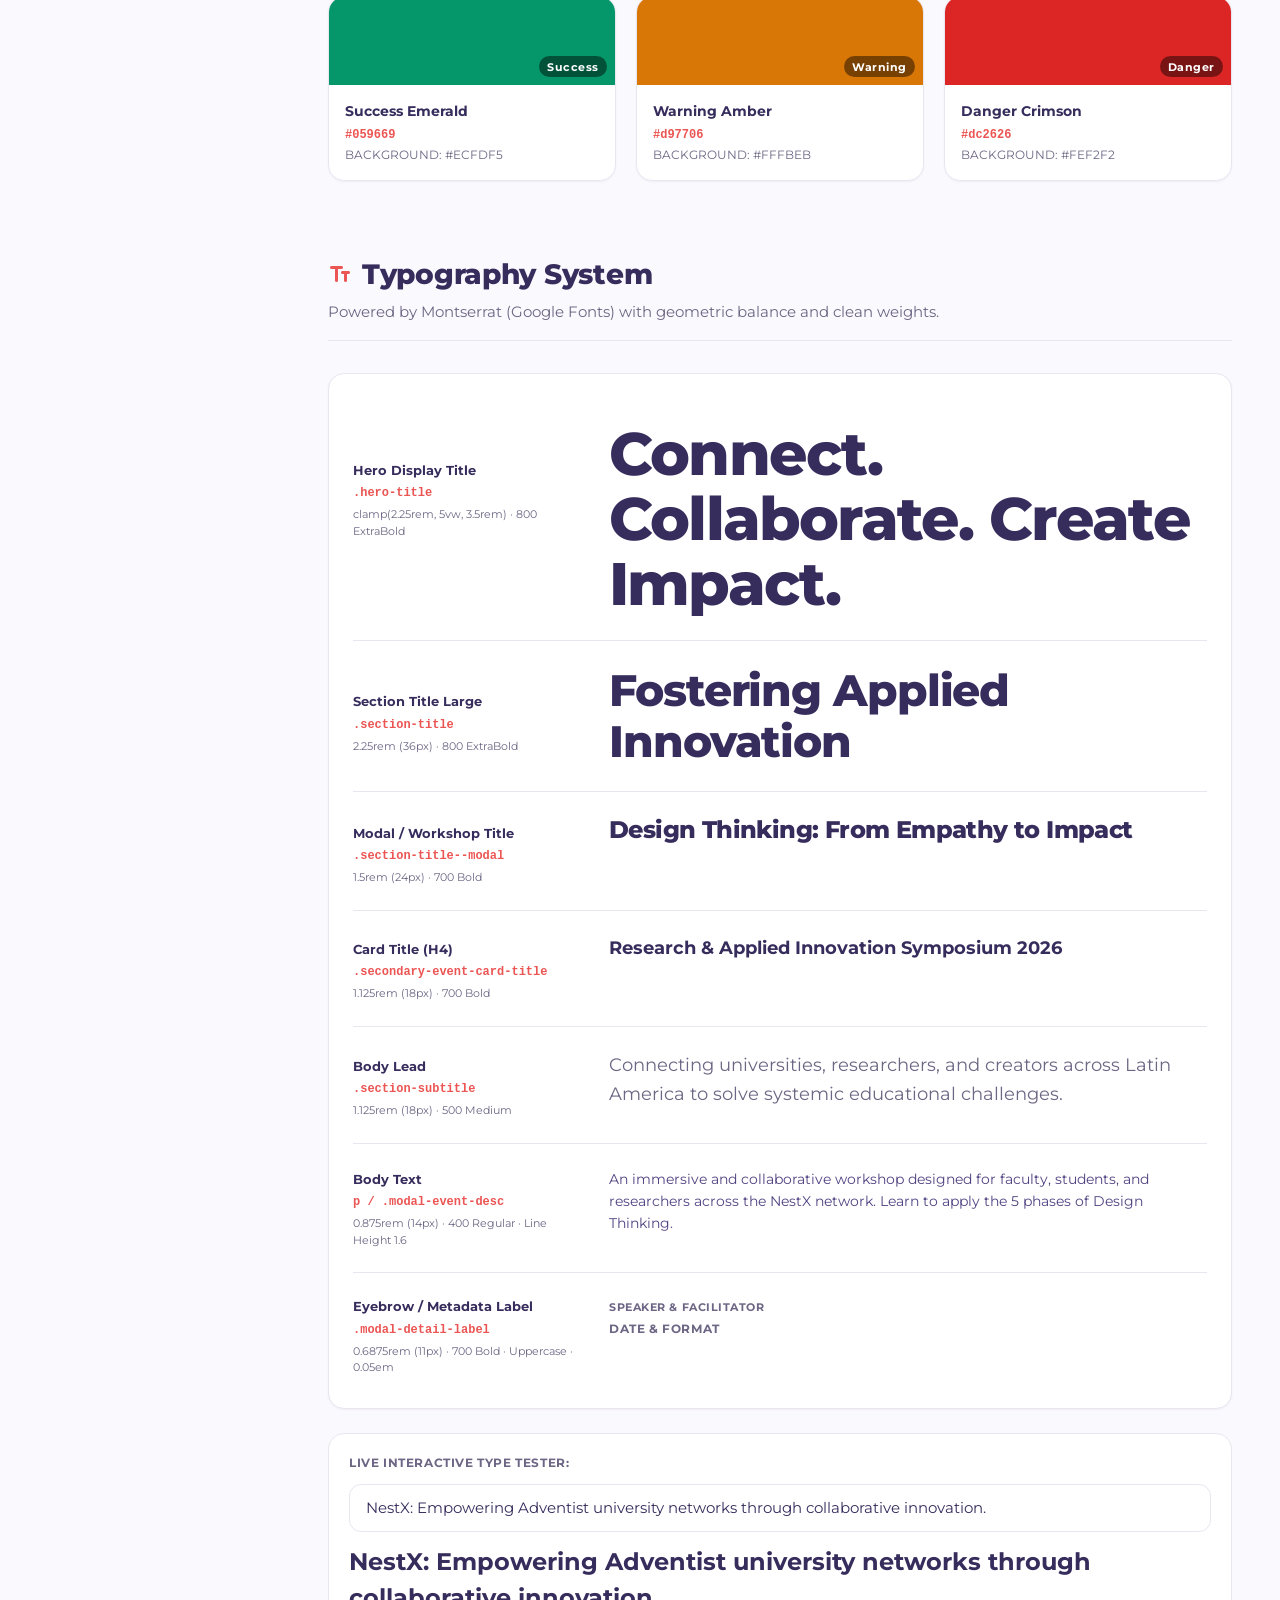
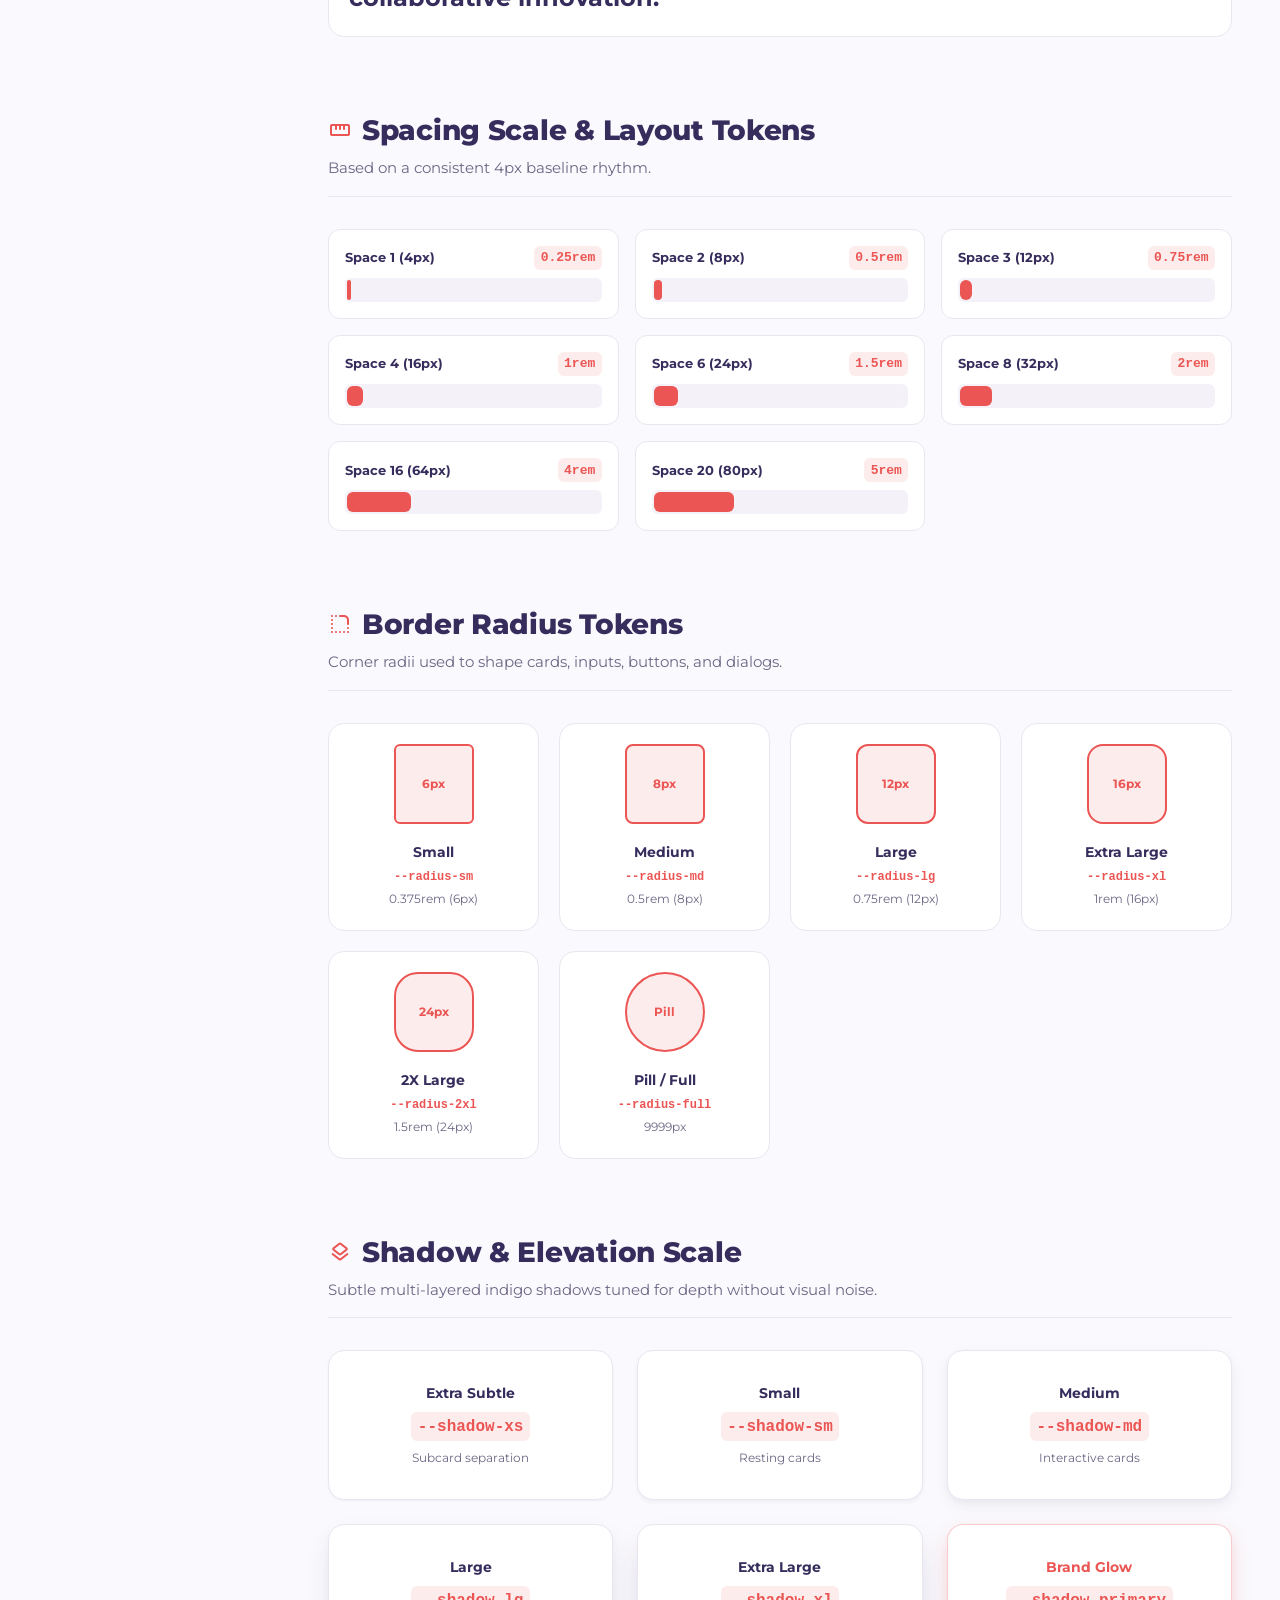
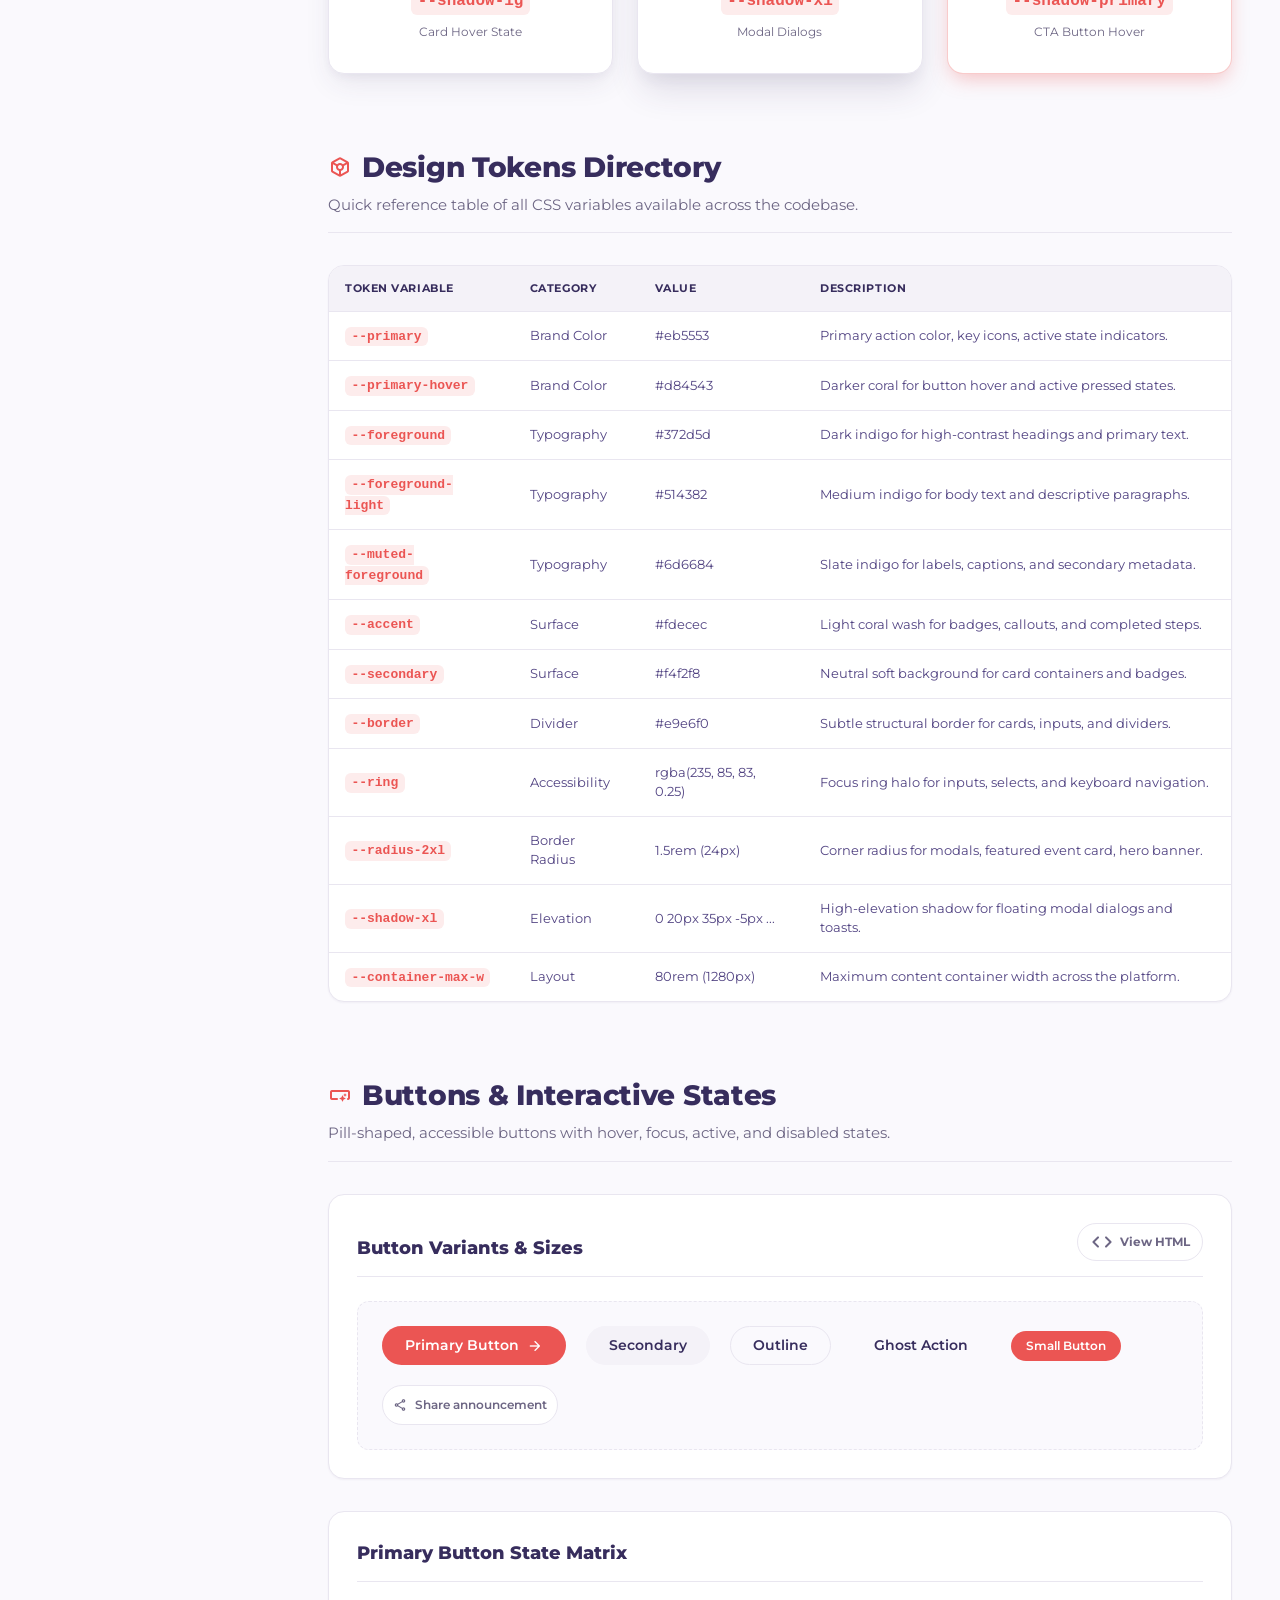
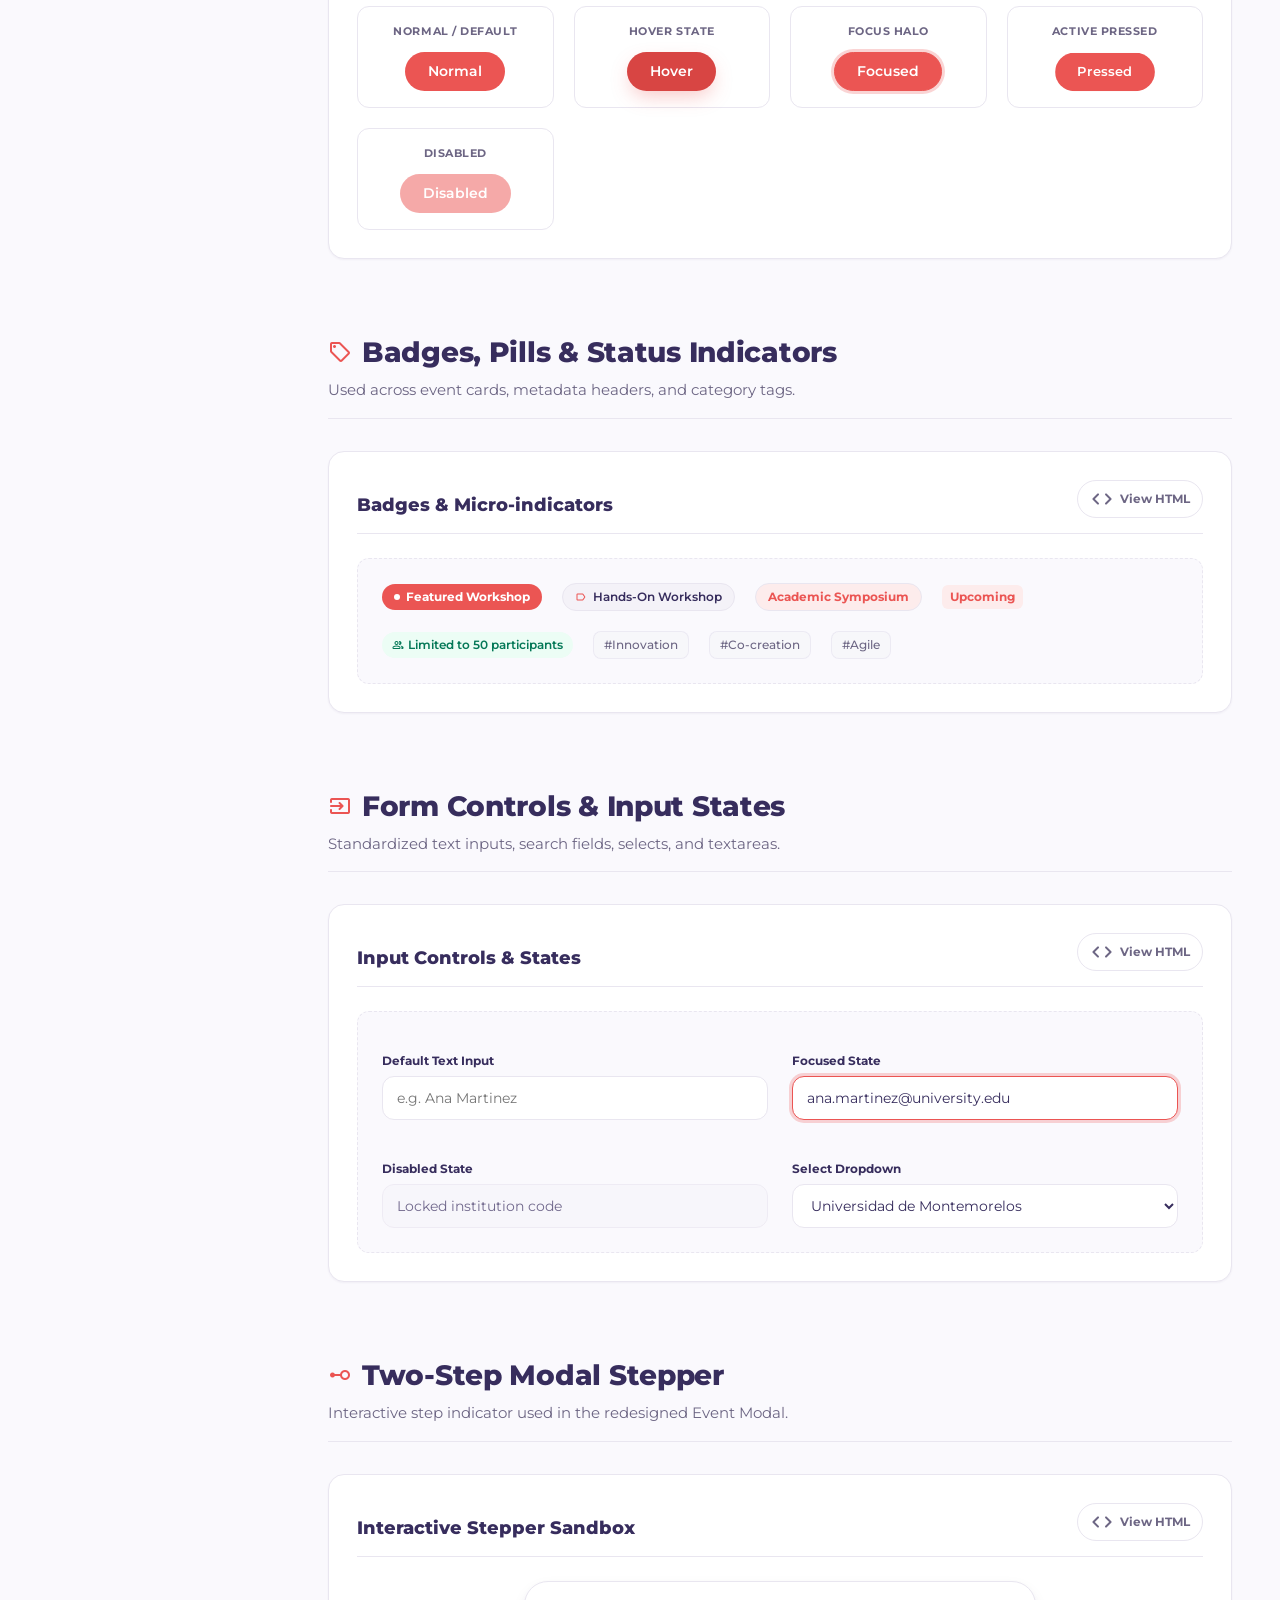
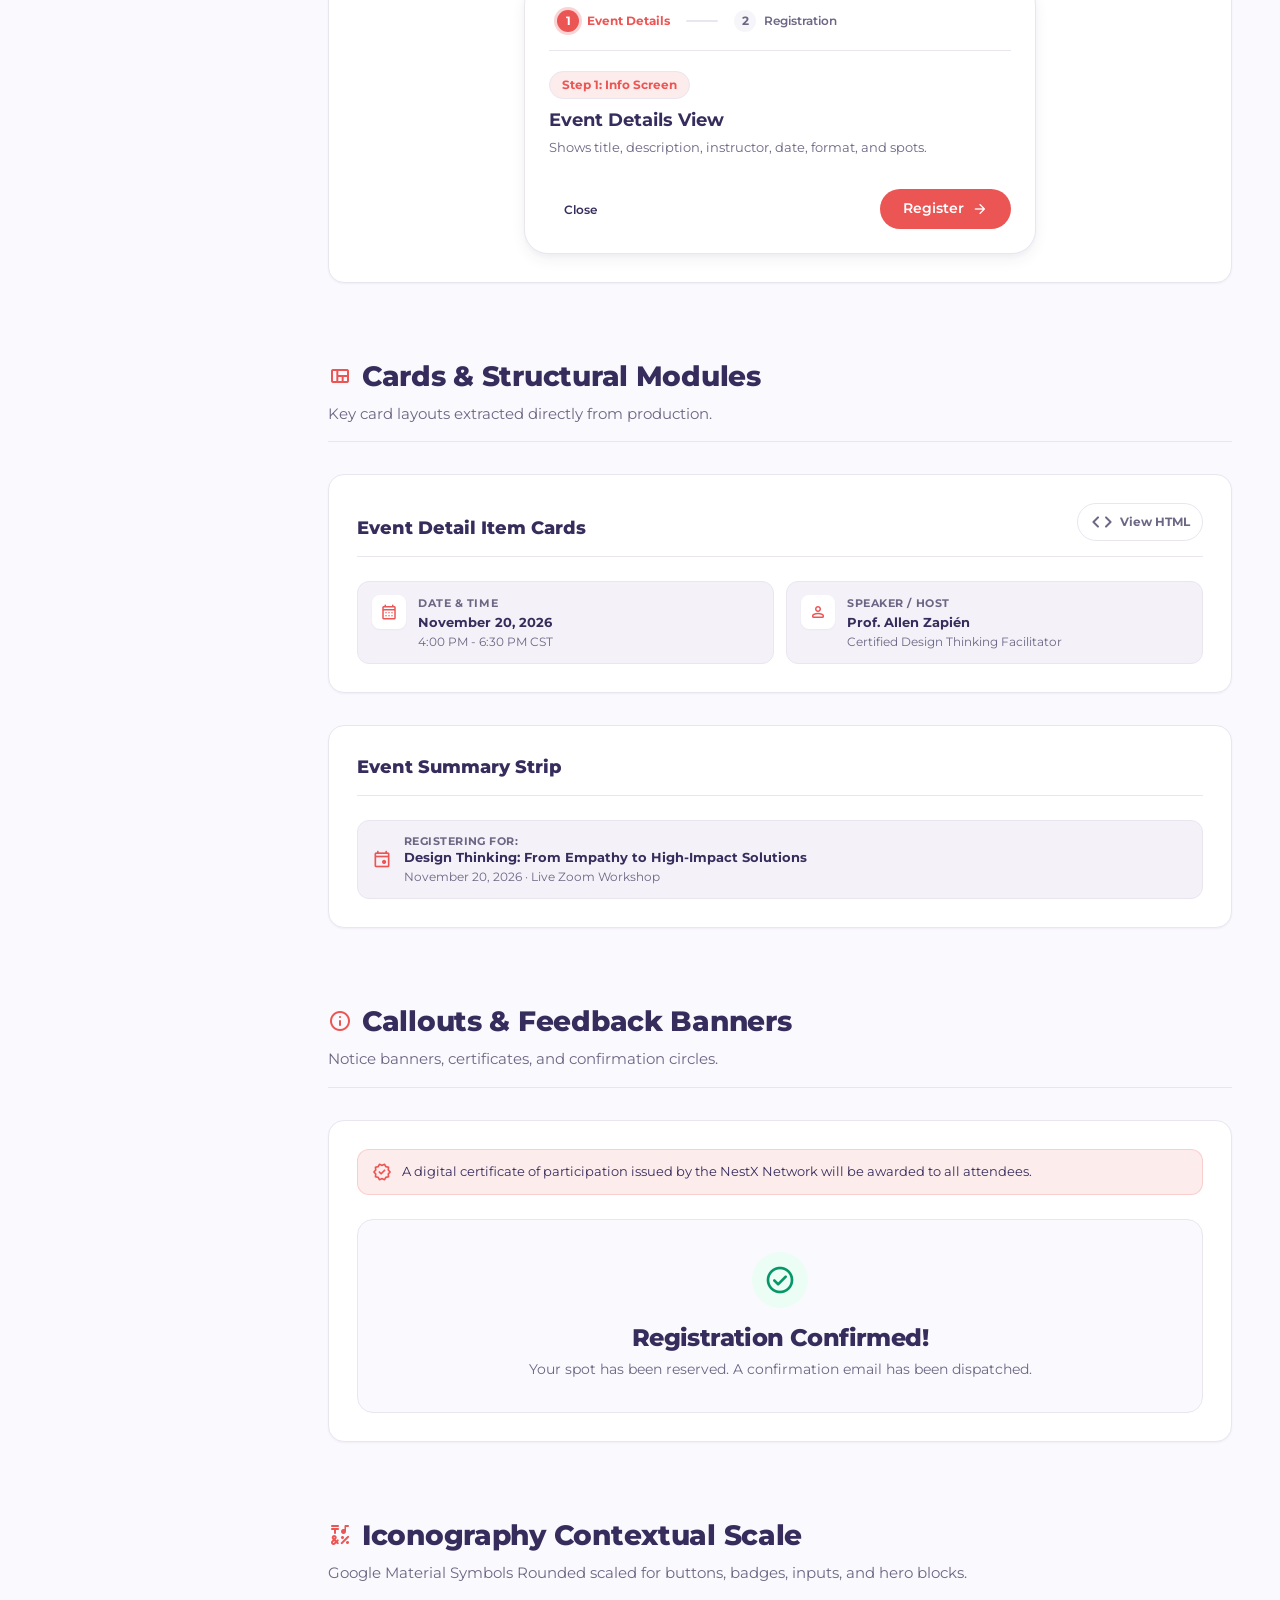
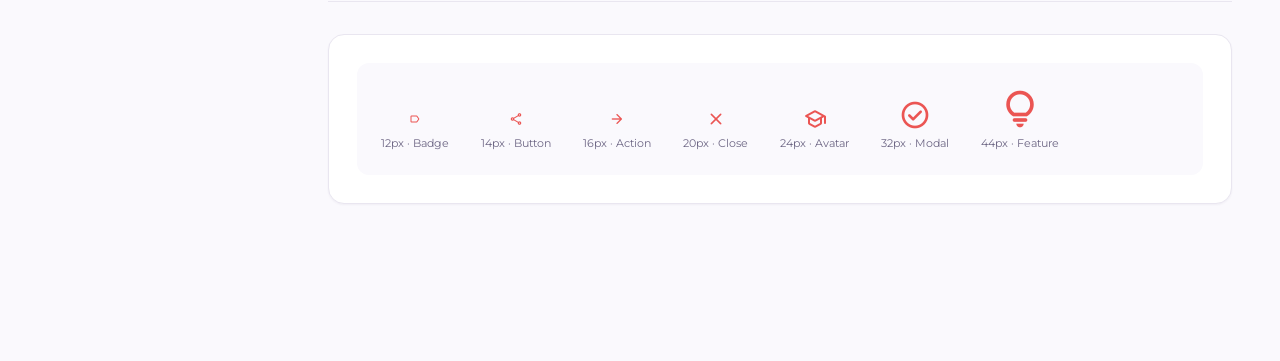
<file: designSystem.html>
<!DOCTYPE html>
<html lang="en">

<head>
  <meta charset="UTF-8">
  <meta name="viewport" content="width=device-width, initial-scale=1.0">
  <meta name="description"
    content="NestX Design System & Component Library — Living style guide, design tokens, typography, surfaces, and reusable UI components.">
  <title>NestX Design System — Tokens, Components & UI Guidelines</title>

  <!-- Google Fonts: Montserrat & Material Symbols Rounded -->
  <link rel="preconnect" href="https://fonts.googleapis.com">
  <link rel="preconnect" href="https://fonts.gstatic.com" crossorigin>
  <link href="https://fonts.googleapis.com/css2?family=Montserrat:wght@400;500;600;700;800;900&display=swap"
    rel="stylesheet">
  <link rel="stylesheet"
    href="https://fonts.googleapis.com/css2?family=Material+Symbols+Rounded:opsz,wght,FILL,GRAD@20..48,100..700,0..1,-50..200" />

  <!-- NestX Core Stylesheet -->
  <link rel="stylesheet" href="styles.css">
  <link rel="icon" type="image/svg+xml" href="images/favicon.svg">

</head>

<body class="ds-body">

  <!-- ==================== TOP NAVIGATION BAR ==================== -->
  <header class="ds-topbar">
    <div class="ds-brand-group">
      <a href="index.html#top" aria-label="Go to NestX home">
        <img src="images/NestX.svg" alt="NestX Logo" class="ds-logo-img">
      </a>
      <span class="ds-badge-version">Design System v1.2</span>
    </div>

    <div class="ds-topbar-actions">
      <a href="index.html" class="btn btn-ghost btn-sm">
        <span class="material-symbols-rounded" aria-hidden="true">arrow_back</span>
        <span>Back to Website</span>
      </a>
    </div>
  </header>

  <div class="ds-layout">

    <!-- ==================== SIDEBAR NAVIGATION ==================== -->
    <aside class="ds-sidebar" aria-label="Design System Navigation">
      <div class="ds-nav-group">
        <p class="ds-nav-title">Foundations</p>
        <nav class="ds-nav-list">
          <a href="#colors" class="ds-nav-link is-active">
            <span class="material-symbols-rounded">palette</span>
            <span>Color Palette</span>
          </a>
          <a href="#typography" class="ds-nav-link">
            <span class="material-symbols-rounded">text_fields</span>
            <span>Typography</span>
          </a>
          <a href="#spacing" class="ds-nav-link">
            <span class="material-symbols-rounded">straighten</span>
            <span>Spacing &amp; Layout</span>
          </a>
          <a href="#radius" class="ds-nav-link">
            <span class="material-symbols-rounded">rounded_corner</span>
            <span>Border Radius</span>
          </a>
          <a href="#shadows" class="ds-nav-link">
            <span class="material-symbols-rounded">layers</span>
            <span>Shadows &amp; Depth</span>
          </a>
          <a href="#tokens" class="ds-nav-link">
            <span class="material-symbols-rounded">token</span>
            <span>Token Directory</span>
          </a>
        </nav>
      </div>

      <div class="ds-nav-group">
        <p class="ds-nav-title">Components</p>
        <nav class="ds-nav-list">
          <a href="#buttons" class="ds-nav-link">
            <span class="material-symbols-rounded">smart_button</span>
            <span>Buttons &amp; Actions</span>
          </a>
          <a href="#badges" class="ds-nav-link">
            <span class="material-symbols-rounded">sell</span>
            <span>Badges &amp; Tags</span>
          </a>
          <a href="#forms" class="ds-nav-link">
            <span class="material-symbols-rounded">input</span>
            <span>Form Controls</span>
          </a>
          <a href="#stepper" class="ds-nav-link">
            <span class="material-symbols-rounded">linear_scale</span>
            <span>2-Step Modal Stepper</span>
          </a>
          <a href="#cards" class="ds-nav-link">
            <span class="material-symbols-rounded">view_quilt</span>
            <span>Cards &amp; Modules</span>
          </a>
          <a href="#callouts" class="ds-nav-link">
            <span class="material-symbols-rounded">info</span>
            <span>Callouts &amp; Alerts</span>
          </a>
          <a href="#icons" class="ds-nav-link">
            <span class="material-symbols-rounded">emoji_symbols</span>
            <span>Icon Scale</span>
          </a>
        </nav>
      </div>
    </aside>

    <!-- ==================== MAIN CONTENT AREA ==================== -->
    <main class="ds-content">

      <!-- Hero Header -->
      <section class="ds-hero">
        <span class="badge-tag badge-accent">Living Styleguide &amp; UI Architecture</span>
        <h1 class="ds-hero-title ds-mt-3">NestX Design System</h1>
        <p class="ds-hero-lead">
          A cohesive, accessible design language built with vanilla CSS tokens, fluid typography, and modular UI
          components tailored for the Adventist Innovation Network.
        </p>

        <div class="ds-hero-stats">
          <div class="ds-stat-item">
            <span class="ds-stat-number">15+</span>
            <span class="ds-stat-label">Color Tokens</span>
          </div>
          <div class="ds-stat-item">
            <span class="ds-stat-number">6</span>
            <span class="ds-stat-label">Border Radii</span>
          </div>
          <div class="ds-stat-item">
            <span class="ds-stat-number">6</span>
            <span class="ds-stat-label">Shadow Depths</span>
          </div>
          <div class="ds-stat-item">
            <span class="ds-stat-number">10</span>
            <span class="ds-stat-label">Type Scales</span>
          </div>
          <div class="ds-stat-item">
            <span class="ds-stat-number">100%</span>
            <span class="ds-stat-label">Vanilla CSS</span>
          </div>
        </div>
      </section>

      <!-- ==================================================================
           1. COLOR PALETTE
           ================================================================== -->
      <section id="colors" class="ds-section">
        <div class="ds-section-header">
          <div>
            <h2 class="ds-section-title">
              <span class="material-symbols-rounded icon--primary">palette</span>
              Color Palette
            </h2>
            <p class="ds-section-desc">Click any swatch to copy its CSS custom property or HEX code.</p>
          </div>
        </div>

        <h3 class="ds-component-title ds-mb-4">Brand &amp; Interactive Colors</h3>
        <div class="ds-color-grid">
          <!-- Primary Coral -->
          <div class="ds-color-card" data-copy="var(--primary)" data-hex="#eb5553">
            <div class="ds-swatch ds-bg-primary">
              <span class="ds-swatch-badge">Coral Main</span>
            </div>
            <div class="ds-color-body">
              <h4 class="ds-color-name">Primary</h4>
              <p class="ds-color-var">--primary</p>
              <div class="ds-color-value">
                <span>#eb5553</span>
                <span class="ds-copy-hint">Copy CSS</span>
              </div>
            </div>
          </div>

          <!-- Primary Hover -->
          <div class="ds-color-card" data-copy="var(--primary-hover)" data-hex="#d84543">
            <div class="ds-swatch ds-bg-primary-hover">
              <span class="ds-swatch-badge">Coral Hover</span>
            </div>
            <div class="ds-color-body">
              <h4 class="ds-color-name">Primary Hover</h4>
              <p class="ds-color-var">--primary-hover</p>
              <div class="ds-color-value">
                <span>#d84543</span>
                <span class="ds-copy-hint">Copy CSS</span>
              </div>
            </div>
          </div>

          <!-- Accent Tint -->
          <div class="ds-color-card" data-copy="var(--accent)" data-hex="#fdecec">
            <div class="ds-swatch ds-bg-accent ds-swatch--bordered">
              <span class="ds-swatch-badge ds-swatch-badge--on-light">Coral Tint</span>
            </div>
            <div class="ds-color-body">
              <h4 class="ds-color-name">Accent</h4>
              <p class="ds-color-var">--accent</p>
              <div class="ds-color-value">
                <span>#fdecec</span>
                <span class="ds-copy-hint">Copy CSS</span>
              </div>
            </div>
          </div>

          <!-- Focus Ring -->
          <div class="ds-color-card" data-copy="var(--ring)" data-hex="rgba(235, 85, 83, 0.25)">
            <div class="ds-swatch ds-bg-ring ds-swatch--bordered">
              <span class="ds-swatch-badge ds-swatch-badge--on-light">Focus Halo</span>
            </div>
            <div class="ds-color-body">
              <h4 class="ds-color-name">Focus Ring</h4>
              <p class="ds-color-var">--ring</p>
              <div class="ds-color-value">
                <span>rgba(235,85,83,0.25)</span>
                <span class="ds-copy-hint">Copy CSS</span>
              </div>
            </div>
          </div>
        </div>

        <h3 class="ds-component-title ds-mb-4 ds-mt-8">Neutrals &amp; Typography</h3>
        <div class="ds-color-grid">
          <!-- Foreground Indigo -->
          <div class="ds-color-card" data-copy="var(--foreground)" data-hex="#372d5d">
            <div class="ds-swatch ds-bg-foreground">
              <span class="ds-swatch-badge">Deep Indigo</span>
            </div>
            <div class="ds-color-body">
              <h4 class="ds-color-name">Foreground</h4>
              <p class="ds-color-var">--foreground</p>
              <div class="ds-color-value">
                <span>#372d5d</span>
                <span class="ds-copy-hint">Copy CSS</span>
              </div>
            </div>
          </div>

          <!-- Foreground Light -->
          <div class="ds-color-card" data-copy="var(--foreground-light)" data-hex="#514382">
            <div class="ds-swatch ds-bg-foreground-light">
              <span class="ds-swatch-badge">Medium Indigo</span>
            </div>
            <div class="ds-color-body">
              <h4 class="ds-color-name">Foreground Light</h4>
              <p class="ds-color-var">--foreground-light</p>
              <div class="ds-color-value">
                <span>#514382</span>
                <span class="ds-copy-hint">Copy CSS</span>
              </div>
            </div>
          </div>

          <!-- Muted Foreground -->
          <div class="ds-color-card" data-copy="var(--muted-foreground)" data-hex="#6d6684">
            <div class="ds-swatch ds-bg-muted-fg">
              <span class="ds-swatch-badge">Slate Indigo</span>
            </div>
            <div class="ds-color-body">
              <h4 class="ds-color-name">Muted Foreground</h4>
              <p class="ds-color-var">--muted-foreground</p>
              <div class="ds-color-value">
                <span>#6d6684</span>
                <span class="ds-copy-hint">Copy CSS</span>
              </div>
            </div>
          </div>

          <!-- Secondary Surface -->
          <div class="ds-color-card" data-copy="var(--secondary)" data-hex="#f4f2f8">
            <div class="ds-swatch ds-bg-secondary ds-swatch--bordered">
              <span class="ds-swatch-badge ds-swatch-badge--on-light">Surface Soft</span>
            </div>
            <div class="ds-color-body">
              <h4 class="ds-color-name">Secondary</h4>
              <p class="ds-color-var">--secondary</p>
              <div class="ds-color-value">
                <span>#f4f2f8</span>
                <span class="ds-copy-hint">Copy CSS</span>
              </div>
            </div>
          </div>

          <!-- Muted Background -->
          <div class="ds-color-card" data-copy="var(--muted)" data-hex="#f6f5f9">
            <div class="ds-swatch ds-bg-muted ds-swatch--bordered">
              <span class="ds-swatch-badge ds-swatch-badge--on-light">Muted Fill</span>
            </div>
            <div class="ds-color-body">
              <h4 class="ds-color-name">Muted Surface</h4>
              <p class="ds-color-var">--muted</p>
              <div class="ds-color-value">
                <span>#f6f5f9</span>
                <span class="ds-copy-hint">Copy CSS</span>
              </div>
            </div>
          </div>

          <!-- Border Divider -->
          <div class="ds-color-card" data-copy="var(--border)" data-hex="#e9e6f0">
            <div class="ds-swatch ds-bg-border">
              <span class="ds-swatch-badge ds-swatch-badge--on-light">Border</span>
            </div>
            <div class="ds-color-body">
              <h4 class="ds-color-name">Border Color</h4>
              <p class="ds-color-var">--border</p>
              <div class="ds-color-value">
                <span>#e9e6f0</span>
                <span class="ds-copy-hint">Copy CSS</span>
              </div>
            </div>
          </div>
        </div>

        <h3 class="ds-component-title ds-mb-4 ds-mt-8">Feedback &amp; Status Colors</h3>
        <div class="ds-color-grid">
          <!-- Success -->
          <div class="ds-color-card" data-copy="#059669" data-hex="#059669">
            <div class="ds-swatch ds-bg-success">
              <span class="ds-swatch-badge">Success</span>
            </div>
            <div class="ds-color-body">
              <h4 class="ds-color-name">Success Emerald</h4>
              <p class="ds-color-var">#059669</p>
              <div class="ds-color-value">
                <span>Background: #ecfdf5</span>
                <span class="ds-copy-hint">Copy CSS</span>
              </div>
            </div>
          </div>

          <!-- Warning -->
          <div class="ds-color-card" data-copy="#d97706" data-hex="#d97706">
            <div class="ds-swatch ds-bg-warning">
              <span class="ds-swatch-badge">Warning</span>
            </div>
            <div class="ds-color-body">
              <h4 class="ds-color-name">Warning Amber</h4>
              <p class="ds-color-var">#d97706</p>
              <div class="ds-color-value">
                <span>Background: #fffbeb</span>
                <span class="ds-copy-hint">Copy CSS</span>
              </div>
            </div>
          </div>

          <!-- Danger -->
          <div class="ds-color-card" data-copy="#dc2626" data-hex="#dc2626">
            <div class="ds-swatch ds-bg-danger">
              <span class="ds-swatch-badge">Danger</span>
            </div>
            <div class="ds-color-body">
              <h4 class="ds-color-name">Danger Crimson</h4>
              <p class="ds-color-var">#dc2626</p>
              <div class="ds-color-value">
                <span>Background: #fef2f2</span>
                <span class="ds-copy-hint">Copy CSS</span>
              </div>
            </div>
          </div>
        </div>
      </section>

      <!-- ==================================================================
           2. TYPOGRAPHY
           ================================================================== -->
      <section id="typography" class="ds-section">
        <div class="ds-section-header">
          <div>
            <h2 class="ds-section-title">
              <span class="material-symbols-rounded icon--primary">text_fields</span>
              Typography System
            </h2>
            <p class="ds-section-desc">Powered by Montserrat (Google Fonts) with geometric balance and clean weights.
            </p>
          </div>
        </div>

        <div class="ds-type-specimen">
          <!-- Hero Display -->
          <div class="ds-type-row">
            <div class="ds-type-meta">
              <span class="ds-type-role">Hero Display Title</span>
              <span class="ds-type-token">.hero-title</span>
              <span class="ds-type-specs">clamp(2.25rem, 5vw, 3.5rem) · 800 ExtraBold</span>
            </div>
            <div class="ds-type-preview">
              <h1 class="hero-title ds-m-0">Connect. Collaborate. Create Impact.</h1>
            </div>
          </div>

          <!-- Section Title Large (H1/H2) -->
          <div class="ds-type-row">
            <div class="ds-type-meta">
              <span class="ds-type-role">Section Title Large</span>
              <span class="ds-type-token">.section-title</span>
              <span class="ds-type-specs">2.25rem (36px) · 800 ExtraBold</span>
            </div>
            <div class="ds-type-preview">
              <h2 class="section-title ds-m-0">Fostering Applied Innovation</h2>
            </div>
          </div>

          <!-- Modal Title (H3) -->
          <div class="ds-type-row">
            <div class="ds-type-meta">
              <span class="ds-type-role">Modal / Workshop Title</span>
              <span class="ds-type-token">.section-title--modal</span>
              <span class="ds-type-specs">1.5rem (24px) · 700 Bold</span>
            </div>
            <div class="ds-type-preview">
              <h3 class="section-title section-title--modal ds-m-0">Design Thinking: From Empathy to Impact
              </h3>
            </div>
          </div>

          <!-- Card Title (H4) -->
          <div class="ds-type-row">
            <div class="ds-type-meta">
              <span class="ds-type-role">Card Title (H4)</span>
              <span class="ds-type-token">.secondary-event-card-title</span>
              <span class="ds-type-specs">1.125rem (18px) · 700 Bold</span>
            </div>
            <div class="ds-type-preview">
              <h4 class="secondary-event-card-title ds-m-0">Research &amp;
                Applied Innovation Symposium 2026</h4>
            </div>
          </div>

          <!-- Lead Paragraph -->
          <div class="ds-type-row">
            <div class="ds-type-meta">
              <span class="ds-type-role">Body Lead</span>
              <span class="ds-type-token">.section-subtitle</span>
              <span class="ds-type-specs">1.125rem (18px) · 500 Medium</span>
            </div>
            <div class="ds-type-preview">
              <p class="section-subtitle ds-m-0">Connecting universities, researchers, and creators across
                Latin America to solve systemic educational challenges.</p>
            </div>
          </div>

          <!-- Body Regular -->
          <div class="ds-type-row">
            <div class="ds-type-meta">
              <span class="ds-type-role">Body Text</span>
              <span class="ds-type-token">p / .modal-event-desc</span>
              <span class="ds-type-specs">0.875rem (14px) · 400 Regular · Line Height 1.6</span>
            </div>
            <div class="ds-type-preview">
              <p class="modal-event-desc ds-m-0">An immersive and collaborative workshop designed for
                faculty, students, and researchers across the NestX network. Learn to apply the 5 phases of Design
                Thinking.</p>
            </div>
          </div>

          <!-- Eyebrow & Meta -->
          <div class="ds-type-row">
            <div class="ds-type-meta">
              <span class="ds-type-role">Eyebrow / Metadata Label</span>
              <span class="ds-type-token">.modal-detail-label</span>
              <span class="ds-type-specs">0.6875rem (11px) · 700 Bold · Uppercase · 0.05em</span>
            </div>
            <div class="ds-type-preview">
              <span class="modal-detail-label ds-block">SPEAKER &amp; FACILITATOR</span>
              <span class="sidebar-head-label ds-block ds-mt-1">DATE &amp; FORMAT</span>
            </div>
          </div>
        </div>

        <!-- Interactive Type Tester -->
        <div class="ds-pangram-box">
          <label for="ds-pangram-field" class="sidebar-head-label">Live
            Interactive Type Tester:</label>
          <input type="text" id="ds-pangram-field" class="ds-pangram-input"
            value="NestX: Empowering Adventist university networks through collaborative innovation.">
          <p id="ds-pangram-output" class="ds-pangram-output">
            NestX: Empowering Adventist university networks through collaborative innovation.
          </p>
        </div>
      </section>

      <!-- ==================================================================
           3. SPACING & LAYOUT
           ================================================================== -->
      <section id="spacing" class="ds-section">
        <div class="ds-section-header">
          <div>
            <h2 class="ds-section-title">
              <span class="material-symbols-rounded icon--primary">straighten</span>
              Spacing Scale &amp; Layout Tokens
            </h2>
            <p class="ds-section-desc">Based on a consistent 4px baseline rhythm.</p>
          </div>
        </div>

        <div class="ds-spacing-grid">
          <div class="ds-spacing-card">
            <div class="ds-spacing-header">
              <strong>Space 1 (4px)</strong>
              <span class="ds-token-code">0.25rem</span>
            </div>
            <div class="ds-spacing-bar-wrapper">
              <div class="ds-spacing-bar ds-bar-w-4"></div>
            </div>
          </div>

          <div class="ds-spacing-card">
            <div class="ds-spacing-header">
              <strong>Space 2 (8px)</strong>
              <span class="ds-token-code">0.5rem</span>
            </div>
            <div class="ds-spacing-bar-wrapper">
              <div class="ds-spacing-bar ds-bar-w-8"></div>
            </div>
          </div>

          <div class="ds-spacing-card">
            <div class="ds-spacing-header">
              <strong>Space 3 (12px)</strong>
              <span class="ds-token-code">0.75rem</span>
            </div>
            <div class="ds-spacing-bar-wrapper">
              <div class="ds-spacing-bar ds-bar-w-12"></div>
            </div>
          </div>

          <div class="ds-spacing-card">
            <div class="ds-spacing-header">
              <strong>Space 4 (16px)</strong>
              <span class="ds-token-code">1rem</span>
            </div>
            <div class="ds-spacing-bar-wrapper">
              <div class="ds-spacing-bar ds-bar-w-16"></div>
            </div>
          </div>

          <div class="ds-spacing-card">
            <div class="ds-spacing-header">
              <strong>Space 6 (24px)</strong>
              <span class="ds-token-code">1.5rem</span>
            </div>
            <div class="ds-spacing-bar-wrapper">
              <div class="ds-spacing-bar ds-bar-w-24"></div>
            </div>
          </div>

          <div class="ds-spacing-card">
            <div class="ds-spacing-header">
              <strong>Space 8 (32px)</strong>
              <span class="ds-token-code">2rem</span>
            </div>
            <div class="ds-spacing-bar-wrapper">
              <div class="ds-spacing-bar ds-bar-w-32"></div>
            </div>
          </div>

          <div class="ds-spacing-card">
            <div class="ds-spacing-header">
              <strong>Space 16 (64px)</strong>
              <span class="ds-token-code">4rem</span>
            </div>
            <div class="ds-spacing-bar-wrapper">
              <div class="ds-spacing-bar ds-bar-w-64"></div>
            </div>
          </div>

          <div class="ds-spacing-card">
            <div class="ds-spacing-header">
              <strong>Space 20 (80px)</strong>
              <span class="ds-token-code">5rem</span>
            </div>
            <div class="ds-spacing-bar-wrapper">
              <div class="ds-spacing-bar ds-bar-w-80"></div>
            </div>
          </div>
        </div>
      </section>

      <!-- ==================================================================
           4. BORDER RADIUS
           ================================================================== -->
      <section id="radius" class="ds-section">
        <div class="ds-section-header">
          <div>
            <h2 class="ds-section-title">
              <span class="material-symbols-rounded icon--primary">rounded_corner</span>
              Border Radius Tokens
            </h2>
            <p class="ds-section-desc">Corner radii used to shape cards, inputs, buttons, and dialogs.</p>
          </div>
        </div>

        <div class="ds-radius-grid">
          <!-- sm -->
          <div class="ds-radius-card">
            <div class="ds-radius-box ds-radius-sm">6px</div>
            <div>
              <strong class="ds-card-strong">Small</strong>
              <p class="ds-color-var">--radius-sm</p>
              <span class="ds-caption">0.375rem (6px)</span>
            </div>
          </div>

          <!-- md -->
          <div class="ds-radius-card">
            <div class="ds-radius-box ds-radius-md">8px</div>
            <div>
              <strong class="ds-card-strong">Medium</strong>
              <p class="ds-color-var">--radius-md</p>
              <span class="ds-caption">0.5rem (8px)</span>
            </div>
          </div>

          <!-- lg -->
          <div class="ds-radius-card">
            <div class="ds-radius-box ds-radius-lg">12px</div>
            <div>
              <strong class="ds-card-strong">Large</strong>
              <p class="ds-color-var">--radius-lg</p>
              <span class="ds-caption">0.75rem (12px)</span>
            </div>
          </div>

          <!-- xl -->
          <div class="ds-radius-card">
            <div class="ds-radius-box ds-radius-xl">16px</div>
            <div>
              <strong class="ds-card-strong">Extra Large</strong>
              <p class="ds-color-var">--radius-xl</p>
              <span class="ds-caption">1rem (16px)</span>
            </div>
          </div>

          <!-- 2xl -->
          <div class="ds-radius-card">
            <div class="ds-radius-box ds-radius-2xl">24px</div>
            <div>
              <strong class="ds-card-strong">2X Large</strong>
              <p class="ds-color-var">--radius-2xl</p>
              <span class="ds-caption">1.5rem (24px)</span>
            </div>
          </div>

          <!-- Full -->
          <div class="ds-radius-card">
            <div class="ds-radius-box ds-radius-full">Pill</div>
            <div>
              <strong class="ds-card-strong">Pill / Full</strong>
              <p class="ds-color-var">--radius-full</p>
              <span class="ds-caption">9999px</span>
            </div>
          </div>
        </div>
      </section>

      <!-- ==================================================================
           5. SHADOWS & DEPTH
           ================================================================== -->
      <section id="shadows" class="ds-section">
        <div class="ds-section-header">
          <div>
            <h2 class="ds-section-title">
              <span class="material-symbols-rounded icon--primary">layers</span>
              Shadow &amp; Elevation Scale
            </h2>
            <p class="ds-section-desc">Subtle multi-layered indigo shadows tuned for depth without visual noise.</p>
          </div>
        </div>

        <div class="ds-shadow-grid">
          <!-- xs -->
          <div class="ds-shadow-card ds-shadow-xs">
            <strong class="ds-card-strong">Extra Subtle</strong>
            <span class="ds-token-code">--shadow-xs</span>
            <span class="ds-caption">Subcard separation</span>
          </div>

          <!-- sm -->
          <div class="ds-shadow-card ds-shadow-sm">
            <strong class="ds-card-strong">Small</strong>
            <span class="ds-token-code">--shadow-sm</span>
            <span class="ds-caption">Resting cards</span>
          </div>

          <!-- md -->
          <div class="ds-shadow-card ds-shadow-md">
            <strong class="ds-card-strong">Medium</strong>
            <span class="ds-token-code">--shadow-md</span>
            <span class="ds-caption">Interactive cards</span>
          </div>

          <!-- lg -->
          <div class="ds-shadow-card ds-shadow-lg">
            <strong class="ds-card-strong">Large</strong>
            <span class="ds-token-code">--shadow-lg</span>
            <span class="ds-caption">Card Hover State</span>
          </div>

          <!-- xl -->
          <div class="ds-shadow-card ds-shadow-xl">
            <strong class="ds-card-strong">Extra Large</strong>
            <span class="ds-token-code">--shadow-xl</span>
            <span class="ds-caption">Modal Dialogs</span>
          </div>

          <!-- Primary Glow -->
          <div class="ds-shadow-card ds-shadow-brand">
            <strong class="ds-text-primary-sm">Brand Glow</strong>
            <span class="ds-token-code">--shadow-primary</span>
            <span class="ds-caption">CTA Button Hover</span>
          </div>
        </div>
      </section>

      <!-- ==================================================================
           6. MASTER TOKEN DIRECTORY TABLE
           ================================================================== -->
      <section id="tokens" class="ds-section">
        <div class="ds-section-header">
          <div>
            <h2 class="ds-section-title">
              <span class="material-symbols-rounded icon--primary">token</span>
              Design Tokens Directory
            </h2>
            <p class="ds-section-desc">Quick reference table of all CSS variables available across the codebase.</p>
          </div>
        </div>

        <div class="ds-table-wrapper">
          <table class="ds-token-table">
            <thead>
              <tr>
                <th>Token Variable</th>
                <th>Category</th>
                <th>Value</th>
                <th>Description</th>
              </tr>
            </thead>
            <tbody>
              <tr>
                <td><span class="ds-token-code">--primary</span></td>
                <td>Brand Color</td>
                <td>#eb5553</td>
                <td>Primary action color, key icons, active state indicators.</td>
              </tr>
              <tr>
                <td><span class="ds-token-code">--primary-hover</span></td>
                <td>Brand Color</td>
                <td>#d84543</td>
                <td>Darker coral for button hover and active pressed states.</td>
              </tr>
              <tr>
                <td><span class="ds-token-code">--foreground</span></td>
                <td>Typography</td>
                <td>#372d5d</td>
                <td>Dark indigo for high-contrast headings and primary text.</td>
              </tr>
              <tr>
                <td><span class="ds-token-code">--foreground-light</span></td>
                <td>Typography</td>
                <td>#514382</td>
                <td>Medium indigo for body text and descriptive paragraphs.</td>
              </tr>
              <tr>
                <td><span class="ds-token-code">--muted-foreground</span></td>
                <td>Typography</td>
                <td>#6d6684</td>
                <td>Slate indigo for labels, captions, and secondary metadata.</td>
              </tr>
              <tr>
                <td><span class="ds-token-code">--accent</span></td>
                <td>Surface</td>
                <td>#fdecec</td>
                <td>Light coral wash for badges, callouts, and completed steps.</td>
              </tr>
              <tr>
                <td><span class="ds-token-code">--secondary</span></td>
                <td>Surface</td>
                <td>#f4f2f8</td>
                <td>Neutral soft background for card containers and badges.</td>
              </tr>
              <tr>
                <td><span class="ds-token-code">--border</span></td>
                <td>Divider</td>
                <td>#e9e6f0</td>
                <td>Subtle structural border for cards, inputs, and dividers.</td>
              </tr>
              <tr>
                <td><span class="ds-token-code">--ring</span></td>
                <td>Accessibility</td>
                <td>rgba(235, 85, 83, 0.25)</td>
                <td>Focus ring halo for inputs, selects, and keyboard navigation.</td>
              </tr>
              <tr>
                <td><span class="ds-token-code">--radius-2xl</span></td>
                <td>Border Radius</td>
                <td>1.5rem (24px)</td>
                <td>Corner radius for modals, featured event card, hero banner.</td>
              </tr>
              <tr>
                <td><span class="ds-token-code">--shadow-xl</span></td>
                <td>Elevation</td>
                <td>0 20px 35px -5px ...</td>
                <td>High-elevation shadow for floating modal dialogs and toasts.</td>
              </tr>
              <tr>
                <td><span class="ds-token-code">--container-max-w</span></td>
                <td>Layout</td>
                <td>80rem (1280px)</td>
                <td>Maximum content container width across the platform.</td>
              </tr>
            </tbody>
          </table>
        </div>
      </section>

      <!-- ==================================================================
           7. REUSABLE COMPONENTS & STATES: BUTTONS
           ================================================================== -->
      <section id="buttons" class="ds-section">
        <div class="ds-section-header">
          <div>
            <h2 class="ds-section-title">
              <span class="material-symbols-rounded icon--primary">smart_button</span>
              Buttons &amp; Interactive States
            </h2>
            <p class="ds-section-desc">Pill-shaped, accessible buttons with hover, focus, active, and disabled states.
            </p>
          </div>
        </div>

        <!-- Button Variants -->
        <div class="ds-component-block">
          <div class="ds-component-header">
            <h3 class="ds-component-title">Button Variants &amp; Sizes</h3>
            <button type="button" class="ds-code-btn" data-target="code-btn-variants">
              <span class="material-symbols-rounded">code</span>
              <span>View HTML</span>
            </button>
          </div>

          <div class="ds-component-canvas">
            <!-- Primary -->
            <button type="button" class="btn btn-primary">
              <span>Primary Button</span>
              <span class="material-symbols-rounded btn-icon" aria-hidden="true">arrow_forward</span>
            </button>

            <!-- Secondary -->
            <button type="button" class="btn btn-secondary">
              <span>Secondary</span>
            </button>

            <!-- Outline -->
            <button type="button" class="btn btn-outline">
              <span>Outline</span>
            </button>

            <!-- Ghost -->
            <button type="button" class="btn btn-ghost">
              <span>Ghost Action</span>
            </button>

            <!-- Small -->
            <button type="button" class="btn btn-primary btn-sm">
              <span>Small Button</span>
            </button>

            <!-- Share Button -->
            <button type="button" class="btn-share">
              <span class="material-symbols-rounded" aria-hidden="true">share</span>
              <span>Share announcement</span>
            </button>
          </div>

          <div id="code-btn-variants" class="ds-code-block">&lt;!-- Primary Button --&gt;
            &lt;button type="button" class="btn btn-primary"&gt;
            &lt;span&gt;Register for Workshop&lt;/span&gt;
            &lt;span class="material-symbols-rounded btn-icon" aria-hidden="true"&gt;arrow_forward&lt;/span&gt;
            &lt;/button&gt;

            &lt;!-- Secondary Button --&gt;
            &lt;button type="button" class="btn btn-secondary"&gt;Learn More&lt;/button&gt;

            &lt;!-- Outline Button --&gt;
            &lt;button type="button" class="btn btn-outline"&gt;View Details&lt;/button&gt;

            &lt;!-- Ghost Button --&gt;
            &lt;button type="button" class="btn btn-ghost btn-sm"&gt;Cancel&lt;/button&gt;</div>
        </div>

        <!-- Button States Matrix -->
        <div class="ds-component-block">
          <div class="ds-component-header">
            <h3 class="ds-component-title">Primary Button State Matrix</h3>
          </div>

          <div class="ds-state-matrix">
            <div class="ds-state-cell">
              <span class="ds-state-label">Normal / Default</span>
              <button type="button" class="btn btn-primary">Normal</button>
            </div>
            <div class="ds-state-cell">
              <span class="ds-state-label">Hover State</span>
              <button type="button" class="btn btn-primary sim-hover">Hover</button>
            </div>
            <div class="ds-state-cell">
              <span class="ds-state-label">Focus Halo</span>
              <button type="button" class="btn btn-primary sim-focus">Focused</button>
            </div>
            <div class="ds-state-cell">
              <span class="ds-state-label">Active Pressed</span>
              <button type="button" class="btn btn-primary sim-active">Pressed</button>
            </div>
            <div class="ds-state-cell">
              <span class="ds-state-label">Disabled</span>
              <button type="button" class="btn btn-primary" disabled>Disabled</button>
            </div>
          </div>
        </div>
      </section>

      <!-- ==================================================================
           8. REUSABLE COMPONENTS: BADGES & TAGS
           ================================================================== -->
      <section id="badges" class="ds-section">
        <div class="ds-section-header">
          <div>
            <h2 class="ds-section-title">
              <span class="material-symbols-rounded icon--primary">sell</span>
              Badges, Pills &amp; Status Indicators
            </h2>
            <p class="ds-section-desc">Used across event cards, metadata headers, and category tags.</p>
          </div>
        </div>

        <div class="ds-component-block">
          <div class="ds-component-header">
            <h3 class="ds-component-title">Badges &amp; Micro-indicators</h3>
            <button type="button" class="ds-code-btn" data-target="code-badges">
              <span class="material-symbols-rounded">code</span>
              <span>View HTML</span>
            </button>
          </div>

          <div class="ds-component-canvas">
            <!-- Featured badge with pulsating dot -->
            <span class="badge-featured">
              <span class="pulse-dot"></span>
              Featured Workshop
            </span>

            <!-- Tag badge -->
            <span class="badge-tag">
              <span class="material-symbols-rounded icon--primary" aria-hidden="true">label</span>
              Hands-On Workshop
            </span>

            <!-- Accent badge -->
            <span class="badge-tag badge-accent">
              Academic Symposium
            </span>

            <!-- Status pill -->
            <span class="status-pill">Upcoming</span>

            <!-- Spots indicator -->
            <span class="badge-spots">
              <span class="material-symbols-rounded" aria-hidden="true">group</span>
              Limited to 50 participants
            </span>

            <!-- Tag bubble -->
            <span class="tag-bubble">#Innovation</span>
            <span class="tag-bubble">#Co-creation</span>
            <span class="tag-bubble">#Agile</span>
          </div>

          <div id="code-badges" class="ds-code-block">&lt;!-- Featured Badge with Animated Pulse Dot --&gt;
            &lt;span class="badge-featured"&gt;
            &lt;span class="pulse-dot"&gt;&lt;/span&gt;
            Featured Workshop
            &lt;/span&gt;

            &lt;!-- Tag Badge with Icon --&gt;
            &lt;span class="badge-tag"&gt;
            &lt;span class="material-symbols-rounded icon--primary" aria-hidden="true"&gt;label&lt;/span&gt;
            Hands-On Workshop
            &lt;/span&gt;

            &lt;!-- Status Pill --&gt;
            &lt;span class="status-pill"&gt;Upcoming&lt;/span&gt;</div>
        </div>
      </section>

      <!-- ==================================================================
           9. REUSABLE COMPONENTS: FORMS & INPUTS
           ================================================================== -->
      <section id="forms" class="ds-section">
        <div class="ds-section-header">
          <div>
            <h2 class="ds-section-title">
              <span class="material-symbols-rounded icon--primary">input</span>
              Form Controls &amp; Input States
            </h2>
            <p class="ds-section-desc">Standardized text inputs, search fields, selects, and textareas.</p>
          </div>
        </div>

        <div class="ds-component-block">
          <div class="ds-component-header">
            <h3 class="ds-component-title">Input Controls &amp; States</h3>
            <button type="button" class="ds-code-btn" data-target="code-forms">
              <span class="material-symbols-rounded">code</span>
              <span>View HTML</span>
            </button>
          </div>

          <div class="ds-component-canvas ds-component-canvas--grid">
            <!-- Default Input -->
            <div class="modal-form-group">
              <label for="ds-input-default" class="modal-label">Default Text Input</label>
              <input type="text" id="ds-input-default" class="modal-input" placeholder="e.g. Ana Martinez">
            </div>

            <!-- Focused Input -->
            <div class="modal-form-group">
              <label for="ds-input-focus" class="modal-label">Focused State</label>
              <input type="email" id="ds-input-focus" class="modal-input sim-focus" value="ana.martinez@university.edu">
            </div>

            <!-- Disabled Input -->
            <div class="modal-form-group">
              <label for="ds-input-disabled" class="modal-label">Disabled State</label>
              <input type="text" id="ds-input-disabled" class="modal-input" value="Locked institution code" disabled>
            </div>

            <!-- Select Dropdown -->
            <div class="modal-form-group">
              <label for="ds-select-example" class="modal-label">Select Dropdown</label>
              <select id="ds-select-example" class="modal-select">
                <option value="UM">Universidad de Montemorelos</option>
                <option value="UNAC">Corporación Universitaria Adventista</option>
                <option value="UPeU">Universidad Peruana Unión</option>
              </select>
            </div>
          </div>

          <div id="code-forms" class="ds-code-block">&lt;div class="modal-form-group"&gt;
            &lt;label for="reg-name" class="modal-label"&gt;Full name *&lt;/label&gt;
            &lt;input type="text" id="reg-name" class="modal-input" placeholder="e.g. Ana Martinez" required&gt;
            &lt;/div&gt;

            &lt;div class="modal-form-group"&gt;
            &lt;label for="reg-uni" class="modal-label"&gt;University&lt;/label&gt;
            &lt;select id="reg-uni" class="modal-select"&gt;
            &lt;option value="UM"&gt;Universidad de Montemorelos&lt;/option&gt;
            &lt;/select&gt;
            &lt;/div&gt;</div>
        </div>
      </section>

      <!-- ==================================================================
           10. REUSABLE COMPONENTS: 2-STEP MODAL STEPPER
           ================================================================== -->
      <section id="stepper" class="ds-section">
        <div class="ds-section-header">
          <div>
            <h2 class="ds-section-title">
              <span class="material-symbols-rounded icon--primary">linear_scale</span>
              Two-Step Modal Stepper
            </h2>
            <p class="ds-section-desc">Interactive step indicator used in the redesigned Event Modal.</p>
          </div>
        </div>

        <div class="ds-component-block">
          <div class="ds-component-header">
            <h3 class="ds-component-title">Interactive Stepper Sandbox</h3>
            <button type="button" class="ds-code-btn" data-target="code-stepper">
              <span class="material-symbols-rounded">code</span>
              <span>View HTML</span>
            </button>
          </div>

          <div class="ds-stepper-sandbox">
            <!-- Stepper Container -->
            <div id="demo-stepper" class="modal-stepper" aria-label="Registration steps demo">
              <button type="button" id="demo-step-1" class="modal-step is-active" aria-label="Step 1: Event Details">
                <span class="modal-step-number">1</span>
                <span class="modal-step-label">Event Details</span>
              </button>
              <div id="demo-connector" class="modal-step-connector"></div>
              <button type="button" id="demo-step-2" class="modal-step" aria-label="Step 2: Registration">
                <span class="modal-step-number">2</span>
                <span class="modal-step-label">Registration</span>
              </button>
            </div>

            <!-- Demo Content Area -->
            <div id="demo-step-content-1">
              <span class="badge-tag badge-accent">Step 1: Info Screen</span>
              <h4 class="ds-demo-title">Event Details View</h4>
              <p class="ds-demo-text ds-mt-1">
                Shows title, description, instructor, date, format, and spots.
              </p>
              <div class="modal-footer modal-footer--space-between">
                <button type="button" class="btn btn-ghost btn-sm">Close</button>
                <button type="button" id="demo-btn-next" class="btn btn-primary">
                  <span>Register</span>
                  <span class="material-symbols-rounded btn-icon">arrow_forward</span>
                </button>
              </div>
            </div>

            <div id="demo-step-content-2" class="is-hidden">
              <button type="button" id="demo-btn-prev" class="modal-back-btn">
                <span class="material-symbols-rounded">arrow_back</span>
                <span>Back to event details</span>
              </button>
              <div class="modal-event-summary-pill">
                <span class="material-symbols-rounded modal-event-summary-icon">event</span>
                <div class="modal-event-summary-text">
                  <span class="modal-event-summary-label">Registering for:</span>
                  <strong class="modal-event-summary-title">Design Thinking: From Empathy to Impact</strong>
                </div>
              </div>
              <p class="ds-demo-text">Form inputs are presented here in Step 2.
              </p>
              <div class="modal-footer modal-footer--space-between">
                <button type="button" id="demo-btn-back2" class="btn btn-ghost btn-sm">Back</button>
                <button type="button" id="demo-btn-complete" class="btn btn-primary">Complete Registration</button>
              </div>
            </div>
          </div>

          <div id="code-stepper" class="ds-code-block">&lt;!-- 2-Step Modal Stepper --&gt;
            &lt;div id="event-modal-stepper" class="modal-stepper" aria-label="Registration steps"&gt;
            &lt;button type="button" id="step-indicator-details" class="modal-step is-active" aria-label="Step 1: Event
            Details"&gt;
            &lt;span class="modal-step-number"&gt;1&lt;/span&gt;
            &lt;span class="modal-step-label"&gt;Event Details&lt;/span&gt;
            &lt;/button&gt;
            &lt;div id="modal-step-connector" class="modal-step-connector"&gt;&lt;/div&gt;
            &lt;div id="step-indicator-form" class="modal-step" aria-label="Step 2: Registration"&gt;
            &lt;span class="modal-step-number"&gt;2&lt;/span&gt;
            &lt;span class="modal-step-label"&gt;Registration&lt;/span&gt;
            &lt;/div&gt;
            &lt;/div&gt;</div>
        </div>
      </section>

      <!-- ==================================================================
           11. REUSABLE COMPONENTS: CARDS & MODULES
           ================================================================== -->
      <section id="cards" class="ds-section">
        <div class="ds-section-header">
          <div>
            <h2 class="ds-section-title">
              <span class="material-symbols-rounded icon--primary">view_quilt</span>
              Cards &amp; Structural Modules
            </h2>
            <p class="ds-section-desc">Key card layouts extracted directly from production.</p>
          </div>
        </div>

        <!-- Metadata Detail Cards (from modal) -->
        <div class="ds-component-block">
          <div class="ds-component-header">
            <h3 class="ds-component-title">Event Detail Item Cards</h3>
            <button type="button" class="ds-code-btn" data-target="code-detail-cards">
              <span class="material-symbols-rounded">code</span>
              <span>View HTML</span>
            </button>
          </div>

          <div class="modal-details-grid ds-mb-0">
            <!-- Date & Time -->
            <div class="modal-detail-card">
              <div class="modal-detail-icon">
                <span class="material-symbols-rounded" aria-hidden="true">calendar_month</span>
              </div>
              <div class="modal-detail-content">
                <span class="modal-detail-label">Date &amp; Time</span>
                <p class="modal-detail-value">November 20, 2026</p>
                <p class="modal-detail-sub">4:00 PM - 6:30 PM CST</p>
              </div>
            </div>

            <!-- Speaker -->
            <div class="modal-detail-card">
              <div class="modal-detail-icon">
                <span class="material-symbols-rounded" aria-hidden="true">person</span>
              </div>
              <div class="modal-detail-content">
                <span class="modal-detail-label">Speaker / Host</span>
                <p class="modal-detail-value">Prof. Allen Zapién</p>
                <p class="modal-detail-sub">Certified Design Thinking Facilitator</p>
              </div>
            </div>
          </div>

          <div id="code-detail-cards" class="ds-code-block">&lt;div class="modal-detail-card"&gt;
            &lt;div class="modal-detail-icon"&gt;
            &lt;span class="material-symbols-rounded" aria-hidden="true"&gt;calendar_month&lt;/span&gt;
            &lt;/div&gt;
            &lt;div class="modal-detail-content"&gt;
            &lt;span class="modal-detail-label"&gt;Date &amp; Time&lt;/span&gt;
            &lt;p class="modal-detail-value"&gt;November 20, 2026&lt;/p&gt;
            &lt;p class="modal-detail-sub"&gt;4:00 PM - 6:30 PM CST&lt;/p&gt;
            &lt;/div&gt;
            &lt;/div&gt;</div>
        </div>

        <!-- Selected Event Summary Strip -->
        <div class="ds-component-block">
          <div class="ds-component-header">
            <h3 class="ds-component-title">Event Summary Strip</h3>
          </div>

          <div class="modal-event-summary-pill ds-mb-0">
            <span class="material-symbols-rounded modal-event-summary-icon" aria-hidden="true">event</span>
            <div class="modal-event-summary-text">
              <span class="modal-event-summary-label">Registering for:</span>
              <strong class="modal-event-summary-title">Design Thinking: From Empathy to High-Impact Solutions</strong>
              <span class="modal-event-summary-meta">November 20, 2026 · Live Zoom Workshop</span>
            </div>
          </div>
        </div>
      </section>

      <!-- ==================================================================
           12. REUSABLE COMPONENTS: CALLOUTS & CONFIRMATIONS
           ================================================================== -->
      <section id="callouts" class="ds-section">
        <div class="ds-section-header">
          <div>
            <h2 class="ds-section-title">
              <span class="material-symbols-rounded icon--primary">info</span>
              Callouts &amp; Feedback Banners
            </h2>
            <p class="ds-section-desc">Notice banners, certificates, and confirmation circles.</p>
          </div>
        </div>

        <div class="ds-component-block">
          <!-- Certificate Callout -->
          <div class="modal-cert-callout">
            <span class="material-symbols-rounded" aria-hidden="true">verified</span>
            <span>A digital certificate of participation issued by the NestX Network will be awarded to all
              attendees.</span>
          </div>

          <!-- Confirmation Icon Box -->
          <div class="ds-confirm-preview">
            <div class="confirm-icon-circle">
              <span class="material-symbols-rounded modal-confirm-icon" aria-hidden="true">check_circle</span>
            </div>
            <h4 class="section-title confirm-title">Registration Confirmed!</h4>
            <p class="confirm-lead">Your spot has been reserved. A confirmation email has been dispatched.</p>
          </div>
        </div>
      </section>

      <!-- ==================================================================
           13. ICON SCALE
           ================================================================== -->
      <section id="icons" class="ds-section">
        <div class="ds-section-header">
          <div>
            <h2 class="ds-section-title">
              <span class="material-symbols-rounded icon--primary">emoji_symbols</span>
              Iconography Contextual Scale
            </h2>
            <p class="ds-section-desc">Google Material Symbols Rounded scaled for buttons, badges, inputs, and hero
              blocks.</p>
          </div>
        </div>

        <div class="ds-component-block">
          <div class="ds-icon-scale">
            <div class="text-center">
              <span class="material-symbols-rounded ds-icon-12">label</span>
              <p class="ds-icon-caption">12px · Badge</p>
            </div>
            <div class="text-center">
              <span class="material-symbols-rounded ds-icon-14">share</span>
              <p class="ds-icon-caption">14px · Button</p>
            </div>
            <div class="text-center">
              <span class="material-symbols-rounded ds-icon-16">arrow_forward</span>
              <p class="ds-icon-caption">16px · Action</p>
            </div>
            <div class="text-center">
              <span class="material-symbols-rounded ds-icon-20">close</span>
              <p class="ds-icon-caption">20px · Close</p>
            </div>
            <div class="text-center">
              <span class="material-symbols-rounded ds-icon-24">school</span>
              <p class="ds-icon-caption">24px · Avatar</p>
            </div>
            <div class="text-center">
              <span class="material-symbols-rounded ds-icon-32">check_circle</span>
              <p class="ds-icon-caption">32px · Modal</p>
            </div>
            <div class="text-center">
              <span class="material-symbols-rounded ds-icon-44">lightbulb</span>
              <p class="ds-icon-caption">44px · Feature</p>
            </div>
          </div>
        </div>
      </section>

    </main>
  </div>

  <!-- Toast Notification for Copy -->
  <div id="ds-toast" class="ds-toast" role="status" aria-live="polite">
    <span class="material-symbols-rounded">check_circle</span>
    <span id="ds-toast-msg">Copied to clipboard!</span>
  </div>

  <!-- Interactive JavaScript logic -->
  <script>
    document.addEventListener('DOMContentLoaded', () => {
      // 1. Toast Notification Helper
      const toast = document.getElementById('ds-toast');
      const toastMsg = document.getElementById('ds-toast-msg');
      let toastTimer = null;

      const showToast = (message) => {
        if (!toast || !toastMsg) return;
        toastMsg.textContent = message;
        toast.classList.add('is-shown');
        if (toastTimer) clearTimeout(toastTimer);
        toastTimer = setTimeout(() => {
          toast.classList.remove('is-shown');
        }, 2200);
      };

      // 2. Click-to-copy for Color Swatches and Tokens
      document.querySelectorAll('[data-copy]').forEach((el) => {
        el.addEventListener('click', () => {
          const val = el.getAttribute('data-copy');
          if (val) {
            navigator.clipboard.writeText(val).then(() => {
              showToast(`Copied ${val} to clipboard!`);
            }).catch(() => {
              showToast(`Copied: ${val}`);
            });
          }
        });
      });

      // 3. Interactive Code Snippet Toggles
      document.querySelectorAll('[data-target]').forEach((btn) => {
        btn.addEventListener('click', () => {
          const targetId = btn.getAttribute('data-target');
          const codeBlock = document.getElementById(targetId);
          if (codeBlock) {
            const isVisible = codeBlock.classList.toggle('is-visible');
            btn.querySelector('span:last-child').textContent = isVisible ? 'Hide HTML' : 'View HTML';
          }
        });
      });

      // 4. Interactive Stepper Sandbox
      const demoStep1 = document.getElementById('demo-step-1');
      const demoStep2 = document.getElementById('demo-step-2');
      const demoConnector = document.getElementById('demo-connector');
      const contentStep1 = document.getElementById('demo-step-content-1');
      const contentStep2 = document.getElementById('demo-step-content-2');
      const btnNext = document.getElementById('demo-btn-next');
      const btnPrev = document.getElementById('demo-btn-prev');
      const btnBack2 = document.getElementById('demo-btn-back2');
      const btnComplete = document.getElementById('demo-btn-complete');

      const setDemoStep = (step) => {
        if (step === 1) {
          demoStep1?.classList.add('is-active');
          demoStep1?.classList.remove('is-completed');
          demoStep2?.classList.remove('is-active', 'is-completed');
          demoConnector?.classList.remove('is-active');
          if (contentStep1) contentStep1.classList.remove('is-hidden');
          if (contentStep2) contentStep2.classList.add('is-hidden');
        } else if (step === 2) {
          demoStep1?.classList.remove('is-active');
          demoStep1?.classList.add('is-completed');
          demoStep2?.classList.add('is-active');
          demoConnector?.classList.add('is-active');
          if (contentStep1) contentStep1.classList.add('is-hidden');
          if (contentStep2) contentStep2.classList.remove('is-hidden');
        }
      };

      btnNext?.addEventListener('click', () => setDemoStep(2));
      btnPrev?.addEventListener('click', () => setDemoStep(1));
      btnBack2?.addEventListener('click', () => setDemoStep(1));
      demoStep1?.addEventListener('click', () => setDemoStep(1));
      demoStep2?.addEventListener('click', () => setDemoStep(2));
      btnComplete?.addEventListener('click', () => {
        showToast('Registration simulation submitted successfully!');
        setDemoStep(1);
      });

      // 5. Live Pangram Tester
      const pangramInput = document.getElementById('ds-pangram-field');
      const pangramOutput = document.getElementById('ds-pangram-output');
      if (pangramInput && pangramOutput) {
        pangramInput.addEventListener('input', (e) => {
          pangramOutput.textContent = e.target.value || 'Type something to preview...';
        });
      }

      // 6. Quick Search Filter
      const searchInput = document.getElementById('ds-quick-search');
      if (searchInput) {
        searchInput.addEventListener('input', (e) => {
          const query = e.target.value.toLowerCase().trim();
          document.querySelectorAll('.ds-section').forEach((sec) => {
            if (!query) {
              sec.classList.remove('is-hidden');
              return;
            }
            const text = sec.textContent.toLowerCase();
            sec.classList.toggle('is-hidden', !text.includes(query));
          });
        });
      }

      // 7. Active Navigation Highlighting on Scroll
      const navLinks = document.querySelectorAll('.ds-nav-link');
      const sections = document.querySelectorAll('.ds-section');

      const observer = new IntersectionObserver((entries) => {
        entries.forEach((entry) => {
          if (entry.isIntersecting) {
            const id = entry.target.getAttribute('id');
            navLinks.forEach((link) => {
              if (link.getAttribute('href') === `#${id}`) {
                link.classList.add('is-active');
              } else {
                link.classList.remove('is-active');
              }
            });
          }
        });
      }, {
        rootMargin: '-20% 0px -70% 0px'
      });

      sections.forEach((sec) => observer.observe(sec));
    });
  </script>
</body>

</html>
</file>
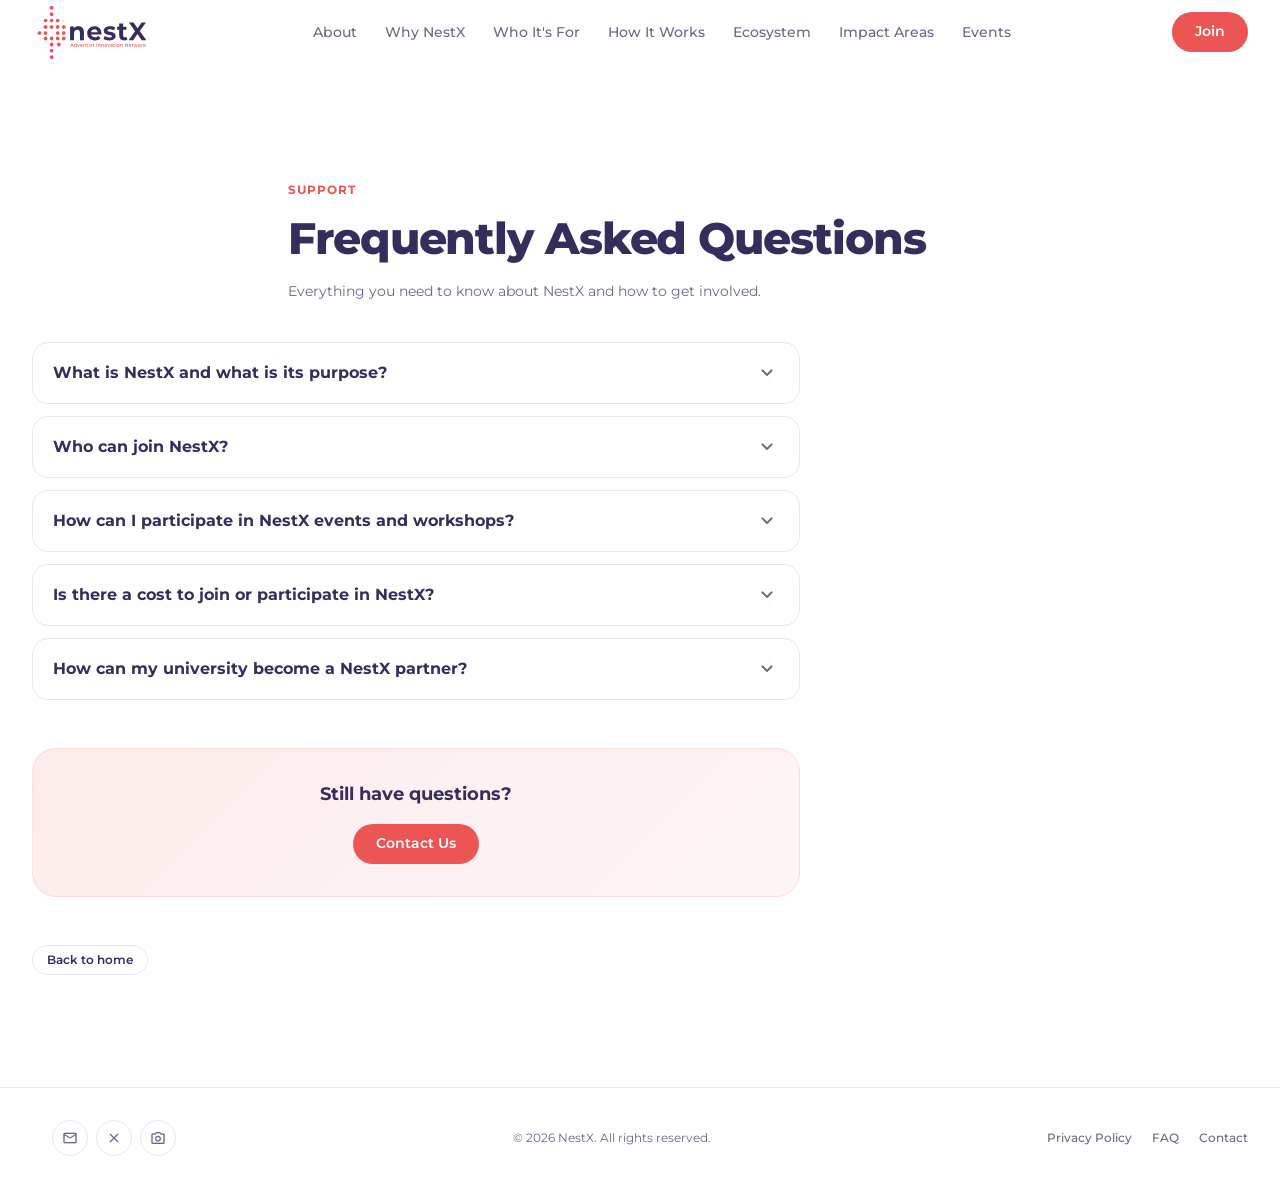
<file: faq.html>
<!DOCTYPE html>
<html lang="en">

<head>
  <meta charset="UTF-8">
  <meta name="viewport" content="width=device-width, initial-scale=1.0">
  <title>FAQ — NestX</title>
  <meta name="description"
    content="Frequently Asked Questions about NestX, the Adventist Innovation Network. Find answers about membership, events, collaboration, and more.">
  <meta name="theme-color" content="#ffffff">

  <!-- Favicons -->
  <link rel="icon" href="images/favicon.svg" type="image/svg+xml">
  <link rel=apple-touch-icon href="images/favicon.svg">

  <!-- Material Symbols Rounded (Google Fonts) -->
  <link rel="stylesheet"
    href="https://fonts.googleapis.com/css2?family=Material+Symbols+Rounded:opsz,wght,FILL,GRAD@20..48,400..700,0..1,0&display=swap">

  <!-- Hoja de estilos y Script -->
  <link rel="stylesheet" href="styles.css">
  <script defer src="script.js"></script>
</head>

<body>

  <!-- ==================== ENCABEZADO / NAVEGACIÓN ==================== -->
  <header id="site-header" class="site-header">
    <div class="container header-container">
      <!-- Logo de la marca -->
      <a href="index.html#top" class="brand-logo" aria-label="NestX home">
        <img src="images/NestX.svg" alt="NestX - Adventist Innovation Network">
      </a>

      <!-- Navegación de escritorio -->
      <nav class="nav-desktop" aria-label="Primary Navigation">
        <a href="index.html#about" class="nav-link">About</a>
        <a href="index.html#why" class="nav-link">Why NestX</a>
        <a href="index.html#who" class="nav-link">Who It's For</a>
        <a href="index.html#how" class="nav-link">How It Works</a>
        <a href="index.html#ecosystem" class="nav-link">Ecosystem</a>
        <a href="index.html#impact" class="nav-link">Impact Areas</a>
        <a href="index.html#events" class="nav-link">Events</a>
      </nav>

      <!-- Acciones del encabezado -->
      <div class="header-actions">
        <a href="#join" class="btn btn-primary header-join-btn" data-open-join>Join</a>
        <button type="button" id="mobile-toggle" class="mobile-toggle" aria-label="Toggle menu" aria-expanded="false">
          <span id="icon-hamburger" class="material-symbols-rounded" aria-hidden="true">menu</span>
          <span id="icon-close" class="material-symbols-rounded" aria-hidden="true">close</span>
        </button>
      </div>
    </div>

    <!-- Panel de navegación móvil -->
    <div id="mobile-nav-panel" class="mobile-nav-panel">
      <nav class="mobile-nav-links" aria-label="Mobile Navigation">
        <a href="index.html#about" class="mobile-nav-link">About</a>
        <a href="index.html#why" class="mobile-nav-link">Why NestX</a>
        <a href="index.html#who" class="mobile-nav-link">Who It's For</a>
        <a href="index.html#how" class="mobile-nav-link">How It Works</a>
        <a href="index.html#ecosystem" class="mobile-nav-link">Ecosystem</a>
        <a href="index.html#impact" class="mobile-nav-link">Impact Areas</a>
        <a href="index.html#events" class="mobile-nav-link">Events</a>
        <a href="#join" class="btn btn-primary mobile-nav-cta" data-open-join>Join the Network</a>
      </nav>
    </div>
  </header>

  <main>
    <!-- ==================== ENCABEZADO DE LA PÁGINA ==================== -->
    <section class="section-py faq-hero">
      <div class="container faq-hero-inner">
        <p class="eyebrow">Support</p>
        <h1 class="section-title">Frequently Asked Questions</h1>
        <p class="section-subtitle section-subtitle--sm">
          Everything you need to know about NestX and how to get involved.
        </p>
      </div>
    </section>

    <!-- ==================== CONTENIDO FAQ - ACORDEÓN ==================== -->
    <section class="section-py faq-content">
      <div class="container">
        <div class="faq-accordion" role="list">

          <!-- Pregunta 1 -->
          <details class="faq-item reveal" role="listitem">
            <summary class="faq-question" id="faq-q1">
              <span class="faq-question-text">What is NestX and what is its purpose?</span>
              <span class="faq-icon material-symbols-rounded" aria-hidden="true">expand_more</span>
            </summary>
            <div class="faq-answer">
              <p>
                NestX is the global innovation network that connects Adventist universities to collaborate,
                share knowledge, incubate ideas, and create meaningful impact across borders. Our mission
                is to accelerate innovation with purpose by building bridges between students, faculty,
                researchers, and entrepreneurs within the Adventist higher-education ecosystem.
              </p>
            </div>
          </details>

          <!-- Pregunta 2 -->
          <details class="faq-item reveal" data-delay="70" role="listitem">
            <summary class="faq-question" id="faq-q2">
              <span class="faq-question-text">Who can join NestX?</span>
              <span class="faq-icon material-symbols-rounded" aria-hidden="true">expand_more</span>
            </summary>
            <div class="faq-answer">
              <p>
                NestX is open to anyone connected to the Adventist university ecosystem. This includes
                students, faculty members, researchers, administrators, and entrepreneurs affiliated
                with any of the participating Adventist institutions. We also welcome collaboration
                from external organizations, mentors, and industry partners who share our vision
                of purpose-driven innovation.
              </p>
            </div>
          </details>

          <!-- Pregunta 3 -->
          <details class="faq-item reveal" data-delay="140" role="listitem">
            <summary class="faq-question" id="faq-q3">
              <span class="faq-question-text">How can I participate in NestX events and workshops?</span>
              <span class="faq-icon material-symbols-rounded" aria-hidden="true">expand_more</span>
            </summary>
            <div class="faq-answer">
              <p>
                All upcoming events are listed on our <a href="index.html#events">Events section</a>.
                You can register for any open event directly through the website. Events include
                hands-on workshops, hackathons, webinars, and innovation sprints — most of which
                are offered online so you can participate from anywhere in the world. You will
                receive a confirmation email with access details upon registration.
              </p>
            </div>
          </details>

          <!-- Pregunta 4 -->
          <details class="faq-item reveal" data-delay="210" role="listitem">
            <summary class="faq-question" id="faq-q4">
              <span class="faq-question-text">Is there a cost to join or participate in NestX?</span>
              <span class="faq-icon material-symbols-rounded" aria-hidden="true">expand_more</span>
            </summary>
            <div class="faq-answer">
              <p>
                NestX membership and most events are completely free. Our goal is to lower barriers
                and make innovation accessible to every Adventist university student and professional.
                Some specialized programs or certifications may have a nominal fee, which will always
                be clearly communicated ahead of time.
              </p>
            </div>
          </details>

          <!-- Pregunta 5 -->
          <details class="faq-item reveal" data-delay="280" role="listitem">
            <summary class="faq-question" id="faq-q5">
              <span class="faq-question-text">How can my university become a NestX partner?</span>
              <span class="faq-icon material-symbols-rounded" aria-hidden="true">expand_more</span>
            </summary>
            <div class="faq-answer">
              <p>
                We are always looking to expand our network! If your Adventist university or
                organization is interested in joining, please reach out through the
                <a href="#" data-open-join>Join the Network</a> form. A member of our team will
                contact you to discuss partnership opportunities, resource sharing, and how your
                institution can contribute to and benefit from the NestX ecosystem.
              </p>
            </div>
          </details>

        </div>

        <!-- CTA adicional -->
        <div class="faq-cta reveal">
          <p class="faq-cta-text">Still have questions?</p>
          <a href="#" class="btn btn-primary" data-open-join>Contact Us</a>
        </div>

        <div class="policy-back">
          <a href="index.html#top" class="btn btn-outline btn-sm">Back to home</a>
        </div>
      </div>
    </section>
  </main>

  <!-- ==================== PIE DE PÁGINA ==================== -->
  <footer class="site-footer">
    <div class="container footer-inner">
      <div class="footer-left">
        <!-- Logo -->
        <a href="index.html#top" class="brand-logo" aria-label="NestX home">
          <img src="images/NestX.svg" alt="NestX - Adventist Innovation Network">
        </a>

        <!-- Iconos sociales -->
        <div class="social-links">
          <a href="#" aria-label="mail" class="social-btn">
            <span class="material-symbols-rounded" aria-hidden="true">mail</span>
          </a>
          <a href="#" aria-label="X" class="social-btn">
            <span class="material-symbols-rounded" aria-hidden="true">close</span>
          </a>
          <a href="#" aria-label="Instagram" class="social-btn">
            <span class="material-symbols-rounded" aria-hidden="true">photo_camera</span>
          </a>
        </div>
      </div>

      <p class="footer-copy">&copy; 2026 NestX. All rights reserved.</p>

      <nav class="footer-nav" aria-label="Footer Navigation">
        <a href="privacy-policy.html" class="footer-nav-link">Privacy Policy</a>
        <a href="#" class="footer-nav-link" aria-current="page">FAQ</a>
        <a href="#" class="footer-nav-link" data-open-join>Contact</a>
      </nav>
    </div>
  </footer>

  <!-- ==================== MODAL DE JOIN ==================== -->
  <div id="join-modal" class="modal-backdrop" role="dialog" aria-modal="true" aria-labelledby="join-modal-title">
    <div class="modal-dialog">
      <!-- Botón de cerrar -->
      <button type="button" class="modal-close-btn" data-close-join aria-label="Close modal">
        <span class="material-symbols-rounded" aria-hidden="true">close</span>
      </button>

      <!-- Vista de formulario -->
      <div id="join-form-view" class="modal-form-view">
        <h3 id="join-modal-title" class="section-title section-title--modal">
          Join the Network
        </h3>
        <p class="modal-event-meta">
          Tell us about you and your institution. We will get back to you soon.
        </p>

        <form id="join-form" class="modal-form-spacing">
          <div class="modal-form-group">
            <label for="join-name" class="modal-label">Full name *</label>
            <input type="text" id="join-name" class="modal-input" placeholder="e.g. Ana Martinez" required
              autocomplete="name">
          </div>

          <div class="modal-form-group">
            <label for="join-email" class="modal-label">Email *</label>
            <input type="email" id="join-email" class="modal-input" placeholder="your.email@university.edu" required
              autocomplete="email">
          </div>

          <div class="modal-form-group">
            <label for="join-institution" class="modal-label">Institution / Organization</label>
            <input type="text" id="join-institution" class="modal-input" placeholder="e.g. Universidad de Montemorelos"
              autocomplete="organization">
          </div>

          <div class="modal-form-group">
            <label for="join-country" class="modal-label">Country</label>
            <select id="join-country" class="modal-select" autocomplete="country-name">
              <option value="" selected>Select your country</option>
              <option value="Argentina">Argentina</option>
              <option value="Australia">Australia</option>
              <option value="Bolivia">Bolivia</option>
              <option value="Brazil">Brazil</option>
              <option value="Canada">Canada</option>
              <option value="Chile">Chile</option>
              <option value="Colombia">Colombia</option>
              <option value="Costa Rica">Costa Rica</option>
              <option value="Cuba">Cuba</option>
              <option value="Dominican Republic">Dominican Republic</option>
              <option value="Ecuador">Ecuador</option>
              <option value="El Salvador">El Salvador</option>
              <option value="France">France</option>
              <option value="Germany">Germany</option>
              <option value="Ghana">Ghana</option>
              <option value="Guatemala">Guatemala</option>
              <option value="Haiti">Haiti</option>
              <option value="Honduras">Honduras</option>
              <option value="India">India</option>
              <option value="Italy">Italy</option>
              <option value="Jamaica">Jamaica</option>
              <option value="Japan">Japan</option>
              <option value="Kenya">Kenya</option>
              <option value="Mexico">Mexico</option>
              <option value="Nicaragua">Nicaragua</option>
              <option value="Nigeria">Nigeria</option>
              <option value="Panama">Panama</option>
              <option value="Peru">Peru</option>
              <option value="Philippines">Philippines</option>
              <option value="Portugal">Portugal</option>
              <option value="Puerto Rico">Puerto Rico</option>
              <option value="South Africa">South Africa</option>
              <option value="South Korea">South Korea</option>
              <option value="Spain">Spain</option>
              <option value="Trinidad and Tobago">Trinidad and Tobago</option>
              <option value="United Kingdom">United Kingdom</option>
              <option value="United States">United States</option>
              <option value="Venezuela">Venezuela</option>
              <option value="Other">Other</option>
            </select>
          </div>

          <div class="modal-form-group">
            <label for="join-message" class="modal-label">Message</label>
            <textarea id="join-message" class="modal-textarea" rows="4"
              placeholder="How would you like to participate in NESTX?"></textarea>
          </div>

          <div class="modal-footer">
            <button type="button" class="btn btn-ghost btn-sm" data-close-join>Cancel</button>
            <button type="submit" class="btn btn-primary">Send</button>
          </div>
        </form>
      </div>

      <!-- Vista de confirmación -->
      <div id="join-confirm-view" class="modal-confirm-view">
        <div class="confirm-icon-circle">
          <span class="material-symbols-rounded modal-confirm-icon" aria-hidden="true">check_circle</span>
        </div>
        <h3 class="section-title confirm-title">Message Sent!</h3>
        <p class="confirm-lead">
          Thank you for contacting NESTX. We have received your message and will get back to you soon.
        </p>
        <button type="button" class="btn btn-primary confirm-ok-btn" data-close-join>
          Got it
        </button>
      </div>
    </div>
  </div>

</body>

</html>
</file>
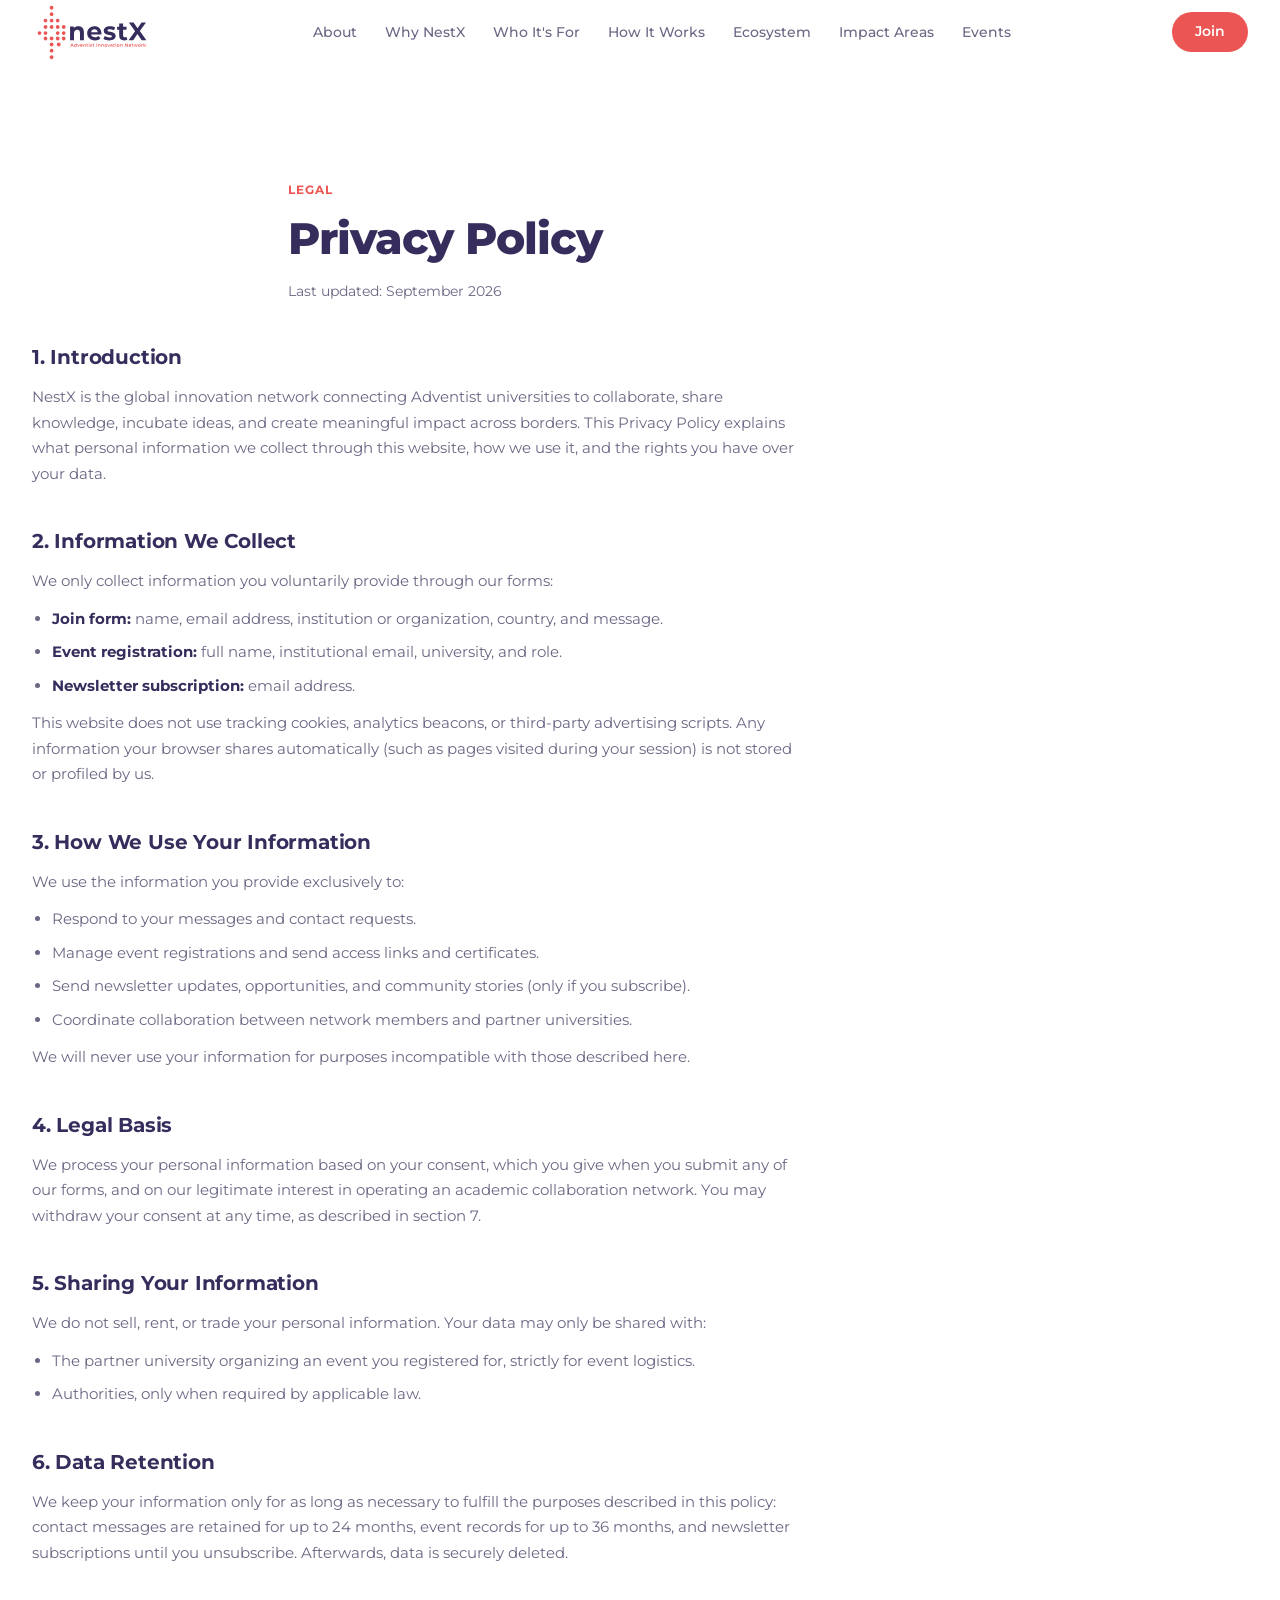
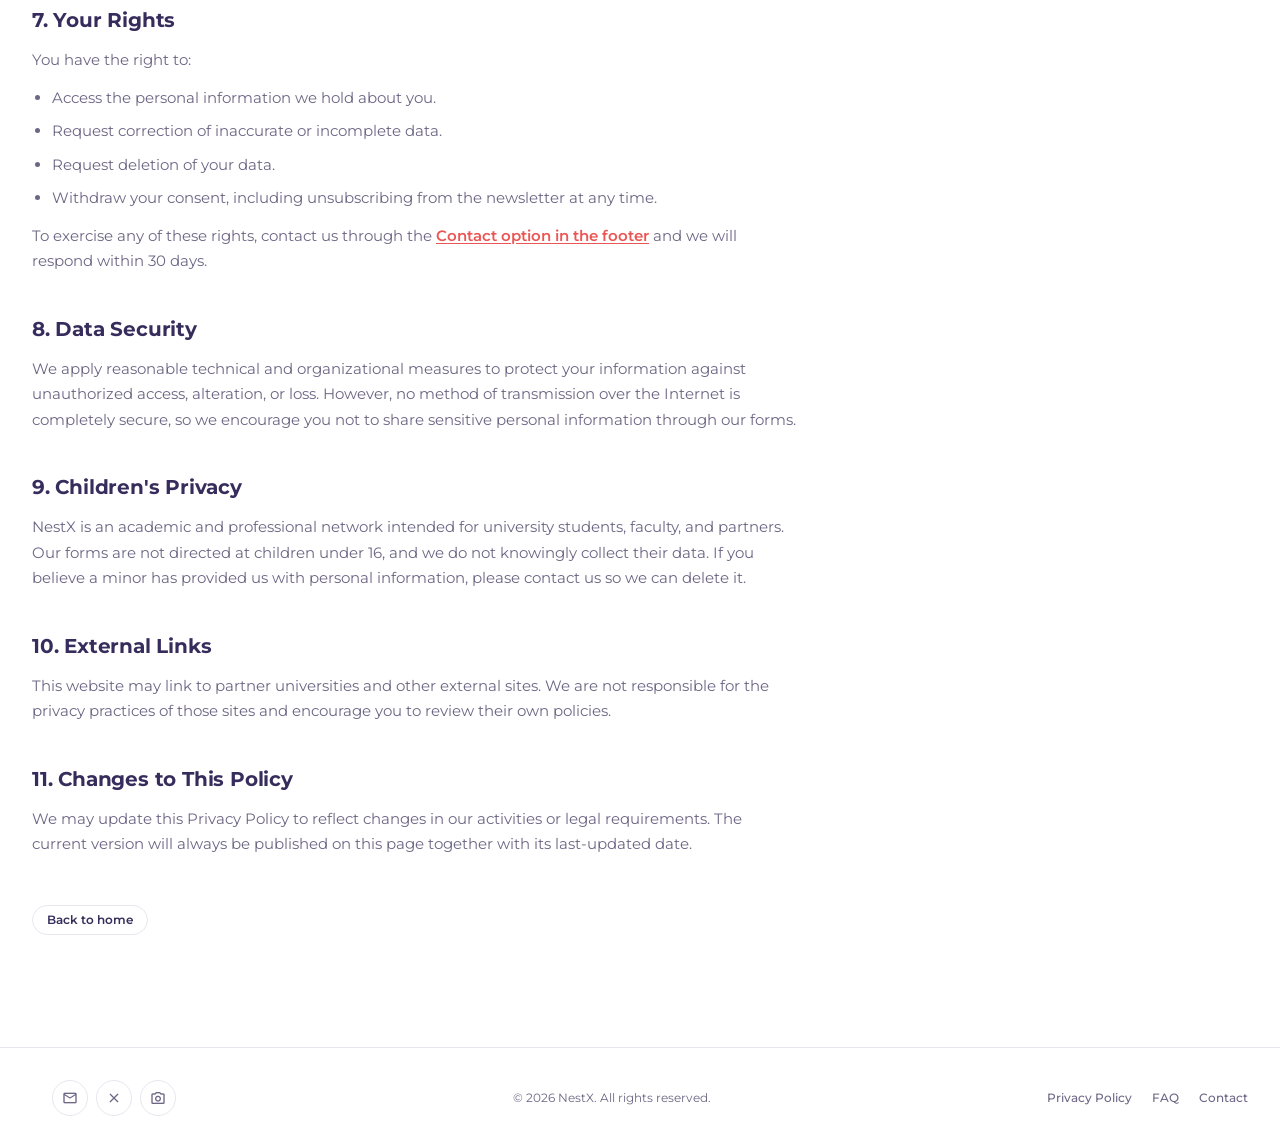
<file: privacy-policy.html>
<!DOCTYPE html>
<html lang="en">

<head>
  <meta charset="UTF-8">
  <meta name="viewport" content="width=device-width, initial-scale=1.0">
  <title>Privacy Policy — NestX</title>
  <meta name="description"
    content="Privacy Policy of NestX, the Adventist Innovation Network. Learn what data we collect, how we use it, and your rights.">
  <meta name="theme-color" content="#ffffff">

  <!-- Favicons -->
  <link rel="icon" href="images/favicon.svg" type="image/svg+xml">
  <link rel=apple-touch-icon href="images/favicon.svg">

  <!-- Material Symbols Rounded (Google Fonts) -->
  <link rel="stylesheet"
    href="https://fonts.googleapis.com/css2?family=Material+Symbols+Rounded:opsz,wght,FILL,GRAD@20..48,400..700,0..1,0&display=swap">

  <!-- Hoja de estilos y Script -->
  <link rel="stylesheet" href="styles.css">
  <script defer src="script.js"></script>
</head>

<body>

  <!-- ==================== ENCABEZADO / NAVEGACIÓN ==================== -->
  <header id="site-header" class="site-header">
    <div class="container header-container">
      <!-- Logo de la marca -->
      <a href="index.html#top" class="brand-logo" aria-label="NestX home">
        <img src="images/NestX.svg" alt="NestX - Adventist Innovation Network">
      </a>

      <!-- Navegación de escritorio -->
      <nav class="nav-desktop" aria-label="Primary Navigation">
        <a href="index.html#about" class="nav-link">About</a>
        <a href="index.html#why" class="nav-link">Why NestX</a>
        <a href="index.html#who" class="nav-link">Who It's For</a>
        <a href="index.html#how" class="nav-link">How It Works</a>
        <a href="index.html#ecosystem" class="nav-link">Ecosystem</a>
        <a href="index.html#impact" class="nav-link">Impact Areas</a>
        <a href="index.html#events" class="nav-link">Events</a>
      </nav>

      <!-- Acciones del encabezado -->
      <div class="header-actions">
        <a href="#join" class="btn btn-primary header-join-btn" data-open-join>Join</a>
        <button type="button" id="mobile-toggle" class="mobile-toggle" aria-label="Toggle menu" aria-expanded="false">
          <span id="icon-hamburger" class="material-symbols-rounded" aria-hidden="true">menu</span>
          <span id="icon-close" class="material-symbols-rounded" aria-hidden="true">close</span>
        </button>
      </div>
    </div>

    <!-- Panel de navegación móvil -->
    <div id="mobile-nav-panel" class="mobile-nav-panel">
      <nav class="mobile-nav-links" aria-label="Mobile Navigation">
        <a href="index.html#about" class="mobile-nav-link">About</a>
        <a href="index.html#why" class="mobile-nav-link">Why NestX</a>
        <a href="index.html#who" class="mobile-nav-link">Who It's For</a>
        <a href="index.html#how" class="mobile-nav-link">How It Works</a>
        <a href="index.html#ecosystem" class="mobile-nav-link">Ecosystem</a>
        <a href="index.html#impact" class="mobile-nav-link">Impact Areas</a>
        <a href="index.html#events" class="mobile-nav-link">Events</a>
        <a href="#join" class="btn btn-primary mobile-nav-cta" data-open-join>Join the Network</a>
      </nav>
    </div>
  </header>

  <main>
    <!-- ==================== ENCABEZADO DE LA PÁGINA ==================== -->
    <section class="section-py policy-hero">
      <div class="container policy-hero-inner">
        <p class="eyebrow">Legal</p>
        <h1 class="section-title">Privacy Policy</h1>
        <p class="section-subtitle section-subtitle--sm">
          Last updated: September 2026
        </p>
      </div>
    </section>

    <!-- ==================== CONTENIDO DE LA POLÍTICA ==================== -->
    <section class="section-py policy-content">
      <div class="container">
        <article class="policy-article">
          <h2>1. Introduction</h2>
          <p>
            NestX is the global innovation network connecting Adventist universities to
            collaborate, share knowledge, incubate ideas, and create meaningful impact
            across borders. This Privacy Policy explains what personal information we
            collect through this website, how we use it, and the rights you have over
            your data.
          </p>

          <h2>2. Information We Collect</h2>
          <p>We only collect information you voluntarily provide through our forms:</p>
          <ul>
            <li>
              <strong>Join form:</strong> name, email address, institution or
              organization, country, and message.
            </li>
            <li>
              <strong>Event registration:</strong> full name, institutional email,
              university, and role.
            </li>
            <li>
              <strong>Newsletter subscription:</strong> email address.
            </li>
          </ul>
          <p>
            This website does not use tracking cookies, analytics beacons, or
            third-party advertising scripts. Any information your browser shares
            automatically (such as pages visited during your session) is not stored
            or profiled by us.
          </p>

          <h2>3. How We Use Your Information</h2>
          <p>We use the information you provide exclusively to:</p>
          <ul>
            <li>Respond to your messages and contact requests.</li>
            <li>Manage event registrations and send access links and certificates.</li>
            <li>Send newsletter updates, opportunities, and community stories (only if you subscribe).</li>
            <li>Coordinate collaboration between network members and partner universities.</li>
          </ul>
          <p>We will never use your information for purposes incompatible with those described here.</p>

          <h2>4. Legal Basis</h2>
          <p>
            We process your personal information based on your consent, which you give
            when you submit any of our forms, and on our legitimate interest in
            operating an academic collaboration network. You may withdraw your consent
            at any time, as described in section 7.
          </p>

          <h2>5. Sharing Your Information</h2>
          <p>
            We do not sell, rent, or trade your personal information. Your data may
            only be shared with:
          </p>
          <ul>
            <li>
              The partner university organizing an event you registered for, strictly
              for event logistics.
            </li>
            <li>
              Authorities, only when required by applicable law.
            </li>
          </ul>

          <h2>6. Data Retention</h2>
          <p>
            We keep your information only for as long as necessary to fulfill the
            purposes described in this policy: contact messages are retained for up to
            24 months, event records for up to 36 months, and newsletter subscriptions
            until you unsubscribe. Afterwards, data is securely deleted.
          </p>

          <h2>7. Your Rights</h2>
          <p>You have the right to:</p>
          <ul>
            <li>Access the personal information we hold about you.</li>
            <li>Request correction of inaccurate or incomplete data.</li>
            <li>Request deletion of your data.</li>
            <li>Withdraw your consent, including unsubscribing from the newsletter at any time.</li>
          </ul>
          <p>
            To exercise any of these rights, contact us through the
            <a href="#join" data-open-join>Contact option in the footer</a> and we will
            respond within 30 days.
          </p>

          <h2>8. Data Security</h2>
          <p>
            We apply reasonable technical and organizational measures to protect your
            information against unauthorized access, alteration, or loss. However, no
            method of transmission over the Internet is completely secure, so we
            encourage you not to share sensitive personal information through our forms.
          </p>

          <h2>9. Children's Privacy</h2>
          <p>
            NestX is an academic and professional network intended for university
            students, faculty, and partners. Our forms are not directed at children
            under 16, and we do not knowingly collect their data. If you believe a
            minor has provided us with personal information, please contact us so we
            can delete it.
          </p>

          <h2>10. External Links</h2>
          <p>
            This website may link to partner universities and other external sites.
            We are not responsible for the privacy practices of those sites and
            encourage you to review their own policies.
          </p>

          <h2>11. Changes to This Policy</h2>
          <p>
            We may update this Privacy Policy to reflect changes in our activities or
            legal requirements. The current version will always be published on this
            page together with its last-updated date.
          </p>
        </article>

        <div class="policy-back">
          <a href="index.html#top" class="btn btn-outline btn-sm">Back to home</a>
        </div>
      </div>
    </section>
  </main>

  <!-- ==================== PIE DE PÁGINA ==================== -->
  <footer class="site-footer">
    <div class="container footer-inner">
      <div class="footer-left">
        <!-- Logo -->
        <a href="index.html#top" class="brand-logo" aria-label="NestX home">
          <img src="images/NestX.svg" alt="NestX - Adventist Innovation Network">
        </a>

        <!-- Iconos sociales -->
        <div class="social-links">
          <a href="#" aria-label="mail" class="social-btn">
            <span class="material-symbols-rounded" aria-hidden="true">mail</span>
          </a>
          <a href="#" aria-label="X" class="social-btn">
            <span class="material-symbols-rounded" aria-hidden="true">close</span>
          </a>
          <a href="#" aria-label="Instagram" class="social-btn">
            <span class="material-symbols-rounded" aria-hidden="true">photo_camera</span>
          </a>
        </div>
      </div>

      <p class="footer-copy">&copy; 2026 NestX. All rights reserved.</p>

      <nav class="footer-nav" aria-label="Footer Navigation">
        <a href="#" class="footer-nav-link" aria-current="page">Privacy Policy</a>
        <a href="#" class="footer-nav-link">FAQ</a>
        <a href="#" class="footer-nav-link" data-open-join>Contact</a>
      </nav>
    </div>
  </footer>

  <!-- ==================== MODAL DE JOIN ==================== -->
  <div id="join-modal" class="modal-backdrop" role="dialog" aria-modal="true" aria-labelledby="join-modal-title">
    <div class="modal-dialog">
      <!-- Botón de cerrar -->
      <button type="button" class="modal-close-btn" data-close-join aria-label="Close modal">
        <span class="material-symbols-rounded" aria-hidden="true">close</span>
      </button>

      <!-- Vista de formulario -->
      <div id="join-form-view" class="modal-form-view">
        <h3 id="join-modal-title" class="section-title section-title--modal">
          Join the Network
        </h3>
        <p class="modal-event-meta">
          Tell us about you and your institution. We will get back to you soon.
        </p>

        <form id="join-form" class="modal-form-spacing">
          <div class="modal-form-group">
            <label for="join-name" class="modal-label">Name *</label>
            <input type="text" id="join-name" class="modal-input" placeholder="e.g. Ana Martinez" required
              autocomplete="name">
          </div>

          <div class="modal-form-group">
            <label for="join-email" class="modal-label">Email *</label>
            <input type="email" id="join-email" class="modal-input" placeholder="your.email@university.edu" required
              autocomplete="email">
          </div>

          <div class="modal-form-group">
            <label for="join-institution" class="modal-label">Institution / Organization</label>
            <input type="text" id="join-institution" class="modal-input" placeholder="e.g. Universidad de Montemorelos"
              autocomplete="organization">
          </div>

          <div class="modal-form-group">
            <label for="join-country" class="modal-label">Country</label>
            <select id="join-country" class="modal-select" autocomplete="country-name">
              <option value="" selected>Select your country</option>
              <option value="Argentina">Argentina</option>
              <option value="Australia">Australia</option>
              <option value="Bolivia">Bolivia</option>
              <option value="Brazil">Brazil</option>
              <option value="Canada">Canada</option>
              <option value="Chile">Chile</option>
              <option value="Colombia">Colombia</option>
              <option value="Costa Rica">Costa Rica</option>
              <option value="Cuba">Cuba</option>
              <option value="Dominican Republic">Dominican Republic</option>
              <option value="Ecuador">Ecuador</option>
              <option value="El Salvador">El Salvador</option>
              <option value="France">France</option>
              <option value="Germany">Germany</option>
              <option value="Ghana">Ghana</option>
              <option value="Guatemala">Guatemala</option>
              <option value="Haiti">Haiti</option>
              <option value="Honduras">Honduras</option>
              <option value="India">India</option>
              <option value="Italy">Italy</option>
              <option value="Jamaica">Jamaica</option>
              <option value="Japan">Japan</option>
              <option value="Kenya">Kenya</option>
              <option value="Mexico">Mexico</option>
              <option value="Nicaragua">Nicaragua</option>
              <option value="Nigeria">Nigeria</option>
              <option value="Panama">Panama</option>
              <option value="Peru">Peru</option>
              <option value="Philippines">Philippines</option>
              <option value="Portugal">Portugal</option>
              <option value="Puerto Rico">Puerto Rico</option>
              <option value="South Africa">South Africa</option>
              <option value="South Korea">South Korea</option>
              <option value="Spain">Spain</option>
              <option value="Trinidad and Tobago">Trinidad and Tobago</option>
              <option value="United Kingdom">United Kingdom</option>
              <option value="United States">United States</option>
              <option value="Venezuela">Venezuela</option>
              <option value="Other">Other</option>
            </select>
          </div>

          <div class="modal-form-group">
            <label for="join-message" class="modal-label">Message</label>
            <textarea id="join-message" class="modal-textarea" rows="4"
              placeholder="How would you like to participate in NESTX?"></textarea>
          </div>

          <div class="modal-footer">
            <button type="button" class="btn btn-ghost btn-sm" data-close-join>Cancel</button>
            <button type="submit" class="btn btn-primary">Send</button>
          </div>
        </form>
      </div>

      <!-- Vista de confirmación -->
      <div id="join-confirm-view" class="modal-confirm-view">
        <div class="confirm-icon-circle">
          <span class="material-symbols-rounded modal-confirm-icon" aria-hidden="true">check_circle</span>
        </div>
        <h3 class="section-title confirm-title">Message Sent!</h3>
        <p class="confirm-lead">
          Thank you for contacting NESTX. We have received your message and will get back to you soon.
        </p>
        <button type="button" class="btn btn-primary confirm-ok-btn" data-close-join>
          Got it
        </button>
      </div>
    </div>
  </div>

</body>

</html>
</file>
<file: styles.css>
/* ==========================================================================
   NESTX — CSS VAINILLA PURO
   Sistema de Diseño, Tokens, Layouts, Componentes y Animaciones
   ========================================================================== */

@import url('https://fonts.googleapis.com/css2?family=Montserrat:wght@400;500;600;700;800;900&display=swap');

/* --- 1. Tokens de Diseño y Variables CSS --- */
:root {
  /* Colores de Marca */
  --primary: #eb5553;
  --primary-hover: #d84543;
  --primary-foreground: #ffffff;
  --foreground: #372d5d;
  --foreground-light: #514382;
  --background: #ffffff;
  --card: #ffffff;
  --card-foreground: #372d5d;
  --secondary: #f4f2f8;
  --secondary-foreground: #372d5d;
  --muted: #f6f5f9;
  --muted-foreground: #6d6684;
  --accent: #fdecec;
  --accent-foreground: #eb5553;
  --border: #e9e6f0;
  --border-focus: #eb5553;
  --ring: rgba(235, 85, 83, 0.25);

  /* Tipografía */
  --font-sans: 'Montserrat', -apple-system, BlinkMacSystemFont, "Segoe UI", Roboto, sans-serif;

  /* Radios de Borde */
  --radius-sm: 0.375rem;
  --radius-md: 0.5rem;
  --radius-lg: 0.75rem;
  --radius-xl: 1rem;
  --radius-2xl: 1.5rem;
  --radius-full: 9999px;

  /* Sombras */
  --shadow-xs: 0 1px 2px rgba(55, 45, 93, 0.05);
  --shadow-sm: 0 2px 4px rgba(55, 45, 93, 0.06);
  --shadow-md: 0 6px 16px -2px rgba(55, 45, 93, 0.08), 0 2px 6px -1px rgba(55, 45, 93, 0.04);
  --shadow-lg: 0 12px 28px -4px rgba(55, 45, 93, 0.1), 0 4px 10px -2px rgba(55, 45, 93, 0.05);
  --shadow-xl: 0 20px 35px -5px rgba(55, 45, 93, 0.14), 0 10px 15px -5px rgba(55, 45, 93, 0.06);
  --shadow-primary: 0 8px 20px -4px rgba(235, 85, 83, 0.35);

  /* Estructura y Dimensiones */
  --container-max-w: 80rem;
  /* 1280px */
  --header-height: 4rem;
  /* 64px */
}

/* --- 2. Reseteo y Estilos Base --- */
*,
*::before,
*::after {
  box-sizing: border-box;
  margin: 0;
  padding: 0;
}

html {
  font-family: var(--font-sans);
  scroll-behavior: smooth;
  -webkit-text-size-adjust: 100%;
  text-rendering: optimizeLegibility;
}

body {
  background-color: var(--background);
  color: var(--foreground);
  line-height: 1.5;
  -webkit-font-smoothing: antialiased;
  -moz-osx-font-smoothing: grayscale;
  overflow-x: hidden;
}

img,
svg {
  display: block;
  max-width: 100%;
  height: auto;
}

a {
  color: inherit;
  text-decoration: none;
}

button,
input,
select,
textarea {
  font: inherit;
  color: inherit;
}

button {
  cursor: pointer;
  background: none;
  border: none;
}

ul,
ol {
  list-style: none;
}

/* --- 3. Utilidades de Maquetación --- */
.container {
  width: 100%;
  max-width: var(--container-max-w);
  margin-inline: auto;
  padding-inline: 1.25rem;
}

@media (min-width: 768px) {
  .container {
    padding-inline: 2rem;
  }
}

.section-py {
  padding-block: 5rem;
}

@media (min-width: 768px) {
  .section-py {
    padding-block: 7rem;
  }
}

.text-center {
  text-align: center;
}

.text-left {
  text-align: left;
}

.sr-only {
  position: absolute;
  width: 1px;
  height: 1px;
  padding: 0;
  margin: -1px;
  overflow: hidden;
  clip: rect(0, 0, 0, 0);
  white-space: nowrap;
  border: 0;
}

/* --- 4. Ayudantes de Tipografía --- */
.eyebrow {
  display: inline-flex;
  align-items: center;
  gap: 0.5rem;
  font-size: 0.75rem;
  font-weight: 700;
  text-transform: uppercase;
  letter-spacing: 0.08em;
  color: var(--primary);
}

.section-title {
  font-size: 1.75rem;
  font-weight: 800;
  letter-spacing: -0.025em;
  line-height: 1.15;
  color: var(--foreground);
  margin-top: 0.75rem;
}

@media (min-width: 640px) {
  .section-title {
    font-size: 2.25rem;
  }
}

@media (min-width: 768px) {
  .section-title {
    font-size: 2.75rem;
  }
}

.section-subtitle {
  font-size: 1rem;
  line-height: 1.625;
  color: var(--muted-foreground);
  margin-top: 1rem;
  max-width: 48rem;
}

@media (min-width: 640px) {
  .section-subtitle {
    font-size: 1.125rem;
  }
}

/* --- 5. Botones --- */
.btn {
  display: inline-flex;
  align-items: center;
  justify-content: center;
  gap: 0.5rem;
  font-weight: 600;
  font-size: 0.875rem;
  border-radius: var(--radius-full);
  padding: 0.625rem 1.375rem;
  text-decoration: none;
  cursor: pointer;
  border: 1px solid transparent;
  transition: all 0.2s cubic-bezier(0.16, 1, 0.3, 1);
  line-height: 1.25;
}

.btn:active {
  transform: scale(0.98);
}

.btn-primary {
  background-color: var(--primary);
  color: var(--primary-foreground);
}

.btn-primary:hover {
  background-color: var(--primary-hover);
  box-shadow: var(--shadow-primary);
}

.btn-secondary {
  background-color: var(--secondary);
  color: var(--foreground);
}

.btn-secondary:hover {
  background-color: #eae6f2;
}

.btn-ghost {
  background-color: transparent;
  color: var(--foreground);
}

.btn-ghost:hover {
  background-color: var(--secondary);
}

.btn-outline {
  border-color: var(--border);
  background-color: transparent;
  color: var(--foreground);
}

.btn-outline:hover {
  background-color: var(--secondary);
  border-color: var(--foreground);
}

.btn-white {
  background-color: #ffffff;
  color: var(--primary);
  font-weight: 700;
}

.btn-white:hover {
  background-color: rgba(255, 255, 255, 0.92);
}

.btn-lg {
  padding: 0.875rem 1.75rem;
  font-size: 1rem;
}

.btn-sm {
  padding: 0.4rem 0.875rem;
  font-size: 0.75rem;
}

.btn .btn-icon {
  width: 1rem;
  height: 1rem;
  transition: transform 0.2s ease;
}

.btn:hover .btn-icon {
  transform: translateX(3px);
}

/* --- 6. Animaciones de Revelado (Scroll Reveal) --- */
.reveal {
  opacity: 0;
  transform: translateY(22px);
  transition: opacity 0.7s cubic-bezier(0.16, 1, 0.3, 1), transform 0.7s cubic-bezier(0.16, 1, 0.3, 1);
  will-change: opacity, transform;
}

.reveal.is-visible {
  opacity: 1;
  transform: translateY(0);
}

@media (prefers-reduced-motion: reduce) {
  .reveal {
    opacity: 1 !important;
    transform: none !important;
    transition: none !important;
  }
}

/* --- 7. Efecto de Papel Rasgado (RoughBand) --- */
.rough-band {
  position: relative;
  width: 100%;
}

.rough-band-top {
  position: absolute;
  top: 0;
  left: 0;
  width: 100%;
  height: 1.25rem;
  transform: translateY(-97%);
  pointer-events: none;
  z-index: 2;
}

#about>div>div.rough-band-top {
  background: url(images/bkgRedTop01.gif) center bottom no-repeat;
  background-size: cover;
  height: 115px;
  width: 100%;
}

#about>div>div.rough-band-bottom {
  background: url(images/bkgRedBot01.gif) center top no-repeat;
  background-size: cover;
  height: 115px;
  width: 100%;
}

.rough-band-bottom {
  position: absolute;
  bottom: 0;
  left: 0;
  width: 100%;
  height: 1.25rem;
  transform: translateY(97%);
  pointer-events: none;
  z-index: 2;
}

@media (min-width: 768px) {

  .rough-band-top,
  .rough-band-bottom {
    height: 1.75rem;
  }
}

/* --- 8. Cabecera y Navegación (Header) --- */
.site-header {
  position: sticky;
  top: 0;
  z-index: 50;
  width: 100%;
  background-color: var(--background);
  border-bottom: 1px solid transparent;
  transition: background-color 0.3s ease, border-color 0.3s ease, backdrop-filter 0.3s ease, box-shadow 0.3s ease;
}

.site-header.scrolled {
  background-color: rgba(255, 255, 255, 0.88);
  border-bottom-color: var(--border);
  backdrop-filter: blur(12px);
  -webkit-backdrop-filter: blur(12px);
  box-shadow: 0 1px 3px rgba(0, 0, 0, 0.03);
}

.header-container {
  display: flex;
  align-items: center;
  justify-content: space-between;
  height: var(--header-height);
}

.brand-logo {
  display: inline-flex;
  align-items: center;
  gap: 0.5rem;
  font-weight: 800;
  font-size: 1.25rem;
  letter-spacing: -0.03em;
  color: var(--foreground);
}

.brand-logo .brand-x {
  color: var(--primary);
}

#site-header>div.container.header-container>a>img {
  width: 120px;
  margin-top: .05em;
}

.nav-desktop {
  display: none;
  align-items: center;
  gap: 1.75rem;
}

@media (min-width: 1024px) {
  .nav-desktop {
    display: flex;
  }
}

.nav-link {
  font-size: 0.875rem;
  font-weight: 500;
  color: var(--muted-foreground);
  transition: color 0.2s ease;
  position: relative;
}

.nav-link:hover {
  color: var(--foreground);
}

.header-actions {
  display: flex;
  align-items: center;
  gap: 0.5rem;
}

.header-join-btn {
  display: none;
}

@media (min-width: 640px) {
  .header-join-btn {
    display: inline-flex;
  }
}

.mobile-toggle {
  display: inline-flex;
  align-items: center;
  justify-content: center;
  width: 2.5rem;
  height: 2.5rem;
  border-radius: var(--radius-md);
  color: var(--foreground);
}

@media (min-width: 1024px) {
  .mobile-toggle {
    display: none;
  }
}

.mobile-nav-panel {
  display: none;
  border-top: 1px solid var(--border);
  background-color: var(--background);
  padding: 0.75rem 1.25rem 1.25rem;
}

.mobile-nav-panel.is-open {
  display: block;
}

.mobile-nav-links {
  display: flex;
  flex-direction: column;
  gap: 0.25rem;
}

.mobile-nav-link {
  padding: 0.75rem 0.5rem;
  border-radius: var(--radius-md);
  font-size: 0.875rem;
  font-weight: 500;
  color: var(--muted-foreground);
  transition: all 0.2s ease;
}

.mobile-nav-link:hover {
  background-color: var(--muted);
  color: var(--foreground);
}

/* --- 9. Sección Principal (Hero) --- */
.hero-section {
  position: relative;
  overflow: hidden;
  padding-block: 4rem;
}

@media (min-width: 768px) {
  .hero-section {
    padding-block: 6rem;
  }
}

@media (min-width: 1024px) {
  .hero-section {
    padding-block: 7rem;
  }
}

.hero-grid-pattern {
  position: absolute;
  inset: 0;
  opacity: 0.35;
  background-image:
    linear-gradient(to right, var(--border) 1px, transparent 1px),
    linear-gradient(to bottom, var(--border) 1px, transparent 1px);
  background-size: 64px 64px;
  mask-image: radial-gradient(ellipse at top, black, transparent 75%);
  -webkit-mask-image: radial-gradient(ellipse at top, black, transparent 75%);
  pointer-events: none;
}

.hero-layout {
  display: grid;
  align-items: center;
  gap: 2.5rem;
}

@media (min-width: 1024px) {
  .hero-layout {
    grid-template-columns: 1.15fr 0.85fr;
    gap: 3rem;
  }
}

.hero-badge {
  display: inline-flex;
  align-items: center;
  gap: 0.5rem;
  border-radius: var(--radius-full);
  border: 1px solid var(--border);
  background-color: var(--secondary);
  padding: 0.3rem 0.875rem;
  font-size: 0.75rem;
  font-weight: 600;
  text-transform: uppercase;
  letter-spacing: 0.05em;
  color: var(--muted-foreground);
}

.hero-title {
  font-size: 2.25rem;
  font-weight: 800;
  letter-spacing: -0.03em;
  line-height: 1.08;
  color: var(--foreground);
  margin-top: 1.5rem;
}

@media (min-width: 640px) {
  .hero-title {
    font-size: 3.25rem;
  }
}

@media (min-width: 1024px) {
  .hero-title {
    font-size: 3.75rem;
  }
}

.hero-title .text-primary {
  color: var(--primary);
}

.hero-lead {
  margin-top: 1.5rem;
  font-size: 1.125rem;
  line-height: 1.6;
  color: var(--muted-foreground);
  max-width: 36rem;
}

.hero-body {
  margin-top: 1rem;
  font-size: 0.875rem;
  line-height: 1.65;
  color: var(--muted-foreground);
  max-width: 36rem;
}

.hero-actions {
  margin-top: 2rem;
  display: flex;
  flex-wrap: wrap;
  align-items: center;
  gap: 0.75rem;
}

.hero-media-wrapper {
  position: relative;
  width: 100%;
  max-width: 32rem;
  aspect-ratio: 1 / 1;
  margin-inline: auto;
}

.hero-glow {
  position: absolute;
  inset: 2rem;
  border-radius: var(--radius-full);
  background-color: rgba(235, 85, 83, 0.12);
  filter: blur(48px);
  pointer-events: none;
}

.hero-globe-img {
  position: relative;
  width: 100%;
  height: 100%;
  object-fit: contain;
}

/* --- 10. Sección El Desafío (The Challenge) --- */
.challenge-inner {
  display: flex;
  flex-direction: column;
  align-items: flex-start;
  gap: 2rem;
  padding-block: 1rem;
  color: #ffffff;
}

@media (min-width: 768px) {
  .challenge-inner {
    flex-direction: row;
    align-items: center;
    gap: 3.5rem;
  }
}

.challenge-icon-box {
  flex-shrink: 0;
  display: flex;
  align-items: center;
  justify-content: center;
  width: 6rem;
  height: 6rem;
  border-radius: var(--radius-xl);
  border: 1px solid rgba(255, 255, 255, 0.25);
  background-color: rgba(255, 255, 255, 0.12);
  color: #ffffff;
}

@media (min-width: 768px) {
  .challenge-icon-box {
    width: 7rem;
    height: 7rem;
  }
}

.challenge-eyebrow {
  font-size: 0.75rem;
  font-weight: 700;
  text-transform: uppercase;
  letter-spacing: 0.08em;
  color: rgba(255, 255, 255, 0.75);
}

.challenge-title {
  margin-top: 0.75rem;
  font-size: 1.75rem;
  font-weight: 800;
  letter-spacing: -0.02em;
  color: var(--foreground);
}

@media (min-width: 640px) {
  .challenge-title {
    font-size: 2.25rem;
  }
}

.challenge-desc {
  margin-top: 1rem;
  font-size: 1rem;
  line-height: 1.65;
  color: rgba(255, 255, 255, 0.9);
  max-width: 48rem;
}

/* --- 11. Sección Por Qué NestX (Why) --- */

#why {
  margin-bottom: 5rem;
}

.why-grid {
  margin-top: 3.5rem;
  display: grid;
  gap: 2.5rem 2rem;
}

@media (min-width: 640px) {
  .why-grid {
    grid-template-columns: repeat(2, 1fr);
  }
}

@media (min-width: 1024px) {
  .why-grid {
    grid-template-columns: repeat(4, 1fr);
  }
}

.why-item {
  display: flex;
  flex-direction: column;
  align-items: flex-start;
}

.why-icon-box {
  display: flex;
  align-items: center;
  justify-content: center;
  width: 3.5rem;
  height: 3.5rem;
  border-radius: var(--radius-xl);
  background-color: var(--secondary);
  color: var(--primary);
  transition: background-color 0.3s ease, color 0.3s ease;
}

.why-item:hover .why-icon-box {
  background-color: var(--primary);
  color: #ffffff;
}

.why-item-title {
  margin-top: 1.25rem;
  font-size: 1.125rem;
  font-weight: 700;
  color: var(--foreground);
}

.why-item-body {
  margin-top: 0.5rem;
  font-size: 0.875rem;
  line-height: 1.6;
  color: var(--muted-foreground);
}

/* --- 12. Sección Para Quién Es (Who) --- */
.who-section {
  background-color: rgba(244, 242, 248, 0.6);
}

.who-grid {
  margin-top: 3.5rem;
  display: grid;
  gap: 1.5rem;
}

#who {
  padding: 0;
  position: relative;
}

#who>div.rough-band-top {
  background: url(images/bkgGrayTop01.gif) no-repeat center bottom;
  width: 100%;
  height: 115px;
  background-size: cover;
}

#who>div.rough-band-bottom {
  background: url(images/bkgGrayBot01.gif) no-repeat center top;
  width: 100%;
  height: 115px;
  background-size: cover;
}

#who>div.container {
  margin-bottom: 2rem;
}

@media (min-width: 640px) {
  .who-grid {
    grid-template-columns: repeat(2, 1fr);
  }
}

@media (min-width: 1024px) {
  .who-grid {
    grid-template-columns: repeat(4, 1fr);
  }
}

.who-card {
  display: flex;
  flex-direction: column;
  height: 100%;
  border-radius: var(--radius-xl);
  border: 1px solid var(--border);
  background-color: var(--card);
  padding: 1.5rem;
  transition: transform 0.3s ease, border-color 0.3s ease, box-shadow 0.3s ease;
}

.who-card:hover {
  transform: translateY(-4px);
  border-color: rgba(235, 85, 83, 0.4);
  box-shadow: var(--shadow-lg);
}

.who-icon-box {
  display: flex;
  align-items: center;
  justify-content: center;
  width: 3rem;
  height: 3rem;
  border-radius: var(--radius-lg);
  background-color: rgba(235, 85, 83, 0.1);
  color: var(--primary);
}

.who-card-title {
  margin-top: 1.25rem;
  font-size: 1.125rem;
  font-weight: 700;
  color: var(--foreground);
}

.who-card-body {
  margin-top: 0.5rem;
  font-size: 0.875rem;
  line-height: 1.6;
  color: var(--muted-foreground);
}

/* --- 13. Áreas de Impacto y Cómo Funciona --- */
.impact-how-grid {
  display: grid;
  gap: 3.5rem;
}

@media (min-width: 1024px) {
  .impact-how-grid {
    grid-template-columns: 1fr 1fr;
    gap: 4rem;
  }
}

.impact-areas-grid {
  margin-top: 2rem;
  display: grid;
  grid-template-columns: repeat(2, 1fr);
  gap: 1rem;
}

@media (min-width: 640px) {
  .impact-areas-grid {
    grid-template-columns: repeat(3, 1fr);
  }
}

.impact-card {
  display: flex;
  flex-direction: column;
  align-items: center;
  justify-content: center;
  gap: 0.75rem;
  border-radius: var(--radius-xl);
  border: 1px solid var(--border);
  background-color: var(--card);
  padding: 1.5rem 0.75rem;
  text-align: center;
  transition: all 0.25s ease;
}

.impact-card:hover {
  border-color: rgba(235, 85, 83, 0.4);
  background-color: var(--secondary);
}

.impact-icon-box {
  display: flex;
  align-items: center;
  justify-content: center;
  width: 3rem;
  height: 3rem;
  border-radius: var(--radius-lg);
  background-color: rgba(235, 85, 83, 0.1);
  color: var(--primary);
  transition: background-color 0.25s ease, color 0.25s ease;
}

.impact-card:hover .impact-icon-box {
  background-color: var(--primary);
  color: #ffffff;
}

.impact-card-label {
  font-size: 0.875rem;
  font-weight: 600;
  color: var(--foreground);
}

/* Pasos numerados (Cómo Funciona) */
.steps-list {
  margin-top: 2rem;
  display: flex;
  flex-direction: column;
  gap: 1.25rem;
}

.step-item {
  display: flex;
  gap: 1rem;
}

.step-indicator {
  display: flex;
  flex-direction: column;
  align-items: center;
}

.step-number {
  display: flex;
  align-items: center;
  justify-content: center;
  width: 2.5rem;
  height: 2.5rem;
  border-radius: var(--radius-full);
  background-color: var(--primary);
  color: #ffffff;
  font-size: 0.875rem;
  font-weight: 700;
  flex-shrink: 0;
}

.step-line {
  width: 1px;
  flex-grow: 1;
  background-color: var(--border);
  margin-top: 0.25rem;
}

.step-content {
  padding-bottom: 0.5rem;
}

.step-title {
  font-size: 1rem;
  font-weight: 700;
  color: var(--foreground);
}

.step-body {
  margin-top: 0.25rem;
  font-size: 0.875rem;
  line-height: 1.6;
  color: var(--muted-foreground);
}

/* --- 14. Lo Que Hace a NestX Diferente (Banda Oscura Rasgada) --- */
.different-grid {
  display: grid;
  align-items: center;
  gap: 2.5rem;
  padding-block: 1rem;
  color: #ffffff;
}

@media (min-width: 768px) {
  .different-grid {
    grid-template-columns: 1fr 1fr;
    gap: 3.5rem;
  }
}

.different-media-box {
  position: relative;
  width: 100%;
  max-width: 28rem;
  aspect-ratio: 4 / 3;
  margin-inline: auto;
  border-radius: var(--radius-2xl);
  overflow: hidden;
  border: 1px solid rgba(255, 255, 255, 0.12);
  background-color: rgba(255, 255, 255, 0.05);
}

.different-media-box img {
  width: 100%;
  height: 100%;
  object-fit: cover;
}

.different-eyebrow {
  font-size: 0.75rem;
  font-weight: 700;
  text-transform: uppercase;
  letter-spacing: 0.08em;
  color: var(--primary);
}

.different-title {
  margin-top: 0.75rem;
  font-size: 1.75rem;
  font-weight: 800;
  letter-spacing: -0.02em;
  color: #ffffff;
}

@media (min-width: 640px) {
  .different-title {
    font-size: 2.25rem;
  }
}

.different-desc {
  margin-top: 1.25rem;
  font-size: 1rem;
  line-height: 1.65;
  color: rgba(255, 255, 255, 0.75);
  max-width: 36rem;
}

.different-highlight {
  margin-top: 1rem;
  font-size: 1.125rem;
  font-weight: 600;
  color: #ffffff;
}

/* --- 15. Sección El Ecosistema --- */
.ecosystem-grid {
  margin-top: 3.5rem;
  display: grid;
  gap: 1rem;
}

@media (min-width: 640px) {
  .ecosystem-grid {
    grid-template-columns: repeat(2, 1fr);
  }
}

@media (min-width: 1024px) {
  .ecosystem-grid {
    grid-template-columns: repeat(3, 1fr);
  }
}

.ecosystem-item {
  display: flex;
  align-items: center;
  gap: 1rem;
  border-radius: var(--radius-lg);
  border: 1px solid var(--border);
  background-color: var(--card);
  padding: 1rem;
  transition: all 0.25s ease;
}

.ecosystem-item:hover {
  border-color: rgba(235, 85, 83, 0.4);
  box-shadow: var(--shadow-md);
}

.ecosystem-icon-box {
  display: flex;
  align-items: center;
  justify-content: center;
  width: 2.75rem;
  height: 2.75rem;
  border-radius: var(--radius-md);
  background-color: var(--secondary);
  color: var(--primary);
  flex-shrink: 0;
  transition: background-color 0.25s ease, color 0.25s ease;
}

.ecosystem-item:hover .ecosystem-icon-box {
  background-color: var(--primary);
  color: #ffffff;
}

.ecosystem-label {
  font-size: 0.875rem;
  font-weight: 600;
  color: var(--foreground);
}

/* --- 16. Sección Visión --- */

section.section-py.vision-section {
  padding-block: 1rem;
  position: relative;
  margin: 6rem auto;
}

section.section-py.vision-section>div.rough-band-top {
  background: url(images/bkgGrayTop02.gif) center bottom no-repeat;
  background-size: cover;
  height: 115px;
  width: 100%;
}

section.section-py.vision-section>div.rough-band-bottom {
  background: url(images/bkgGrayBot02.gif) center top no-repeat;
  background-size: cover;
  height: 115px;
  width: 100%;
}

.vision-section {
  background-color: rgba(244, 242, 248, 0.6);
}

.vision-grid {
  display: grid;
  align-items: center;
  gap: 2.5rem;
}

@media (min-width: 768px) {
  .vision-grid {
    grid-template-columns: 1fr 1fr;
    gap: 3.5rem;
  }
}

.vision-media-box {
  position: relative;
  width: 100%;
  aspect-ratio: 4 / 3;
  border-radius: var(--radius-2xl);
  overflow: hidden;
  border: 1px solid var(--border);
  background-color: var(--card);
}

.vision-media-box img {
  width: 100%;
  height: 100%;
  object-fit: cover;
}

/* --- 17. Sección de Eventos y Talleres --- */
.events-section {
  position: relative;
  overflow: hidden;
  background: linear-gradient(to bottom, rgba(244, 242, 248, 0.4), var(--background) 40%, var(--background));
}

.events-ambient-glow-1 {
  position: absolute;
  top: 25%;
  right: 0;
  width: 24rem;
  height: 24rem;
  border-radius: var(--radius-full);
  background-color: rgba(235, 85, 83, 0.05);
  filter: blur(120px);
  pointer-events: none;
}

.events-ambient-glow-2 {
  position: absolute;
  bottom: 25%;
  left: -5rem;
  width: 20rem;
  height: 20rem;
  border-radius: var(--radius-full);
  background-color: rgba(55, 45, 93, 0.05);
  filter: blur(100px);
  pointer-events: none;
}

/* Tarjeta Principal de Evento Destacado */
.featured-event-card {
  position: relative;
  overflow: hidden;
  border-radius: var(--radius-2xl);
  border: 1px solid rgba(235, 85, 83, 0.3);
  background-color: var(--card);
  padding: 1.5rem;
  box-shadow: var(--shadow-lg);
  margin-top: 3.5rem;
}

@media (min-width: 768px) {
  .featured-event-card {
    padding: 2.5rem;
  }
}

@media (min-width: 1024px) {
  .featured-event-card {
    padding: 3rem;
  }
}

.featured-top-accent {
  position: absolute;
  inset-inline: 0;
  top: 0;
  height: 6px;
  background: linear-gradient(to right, var(--primary), #ff7a78, #372d5d);
}

.featured-event-layout {
  display: grid;
  gap: 2rem;
}

@media (min-width: 1024px) {
  .featured-event-layout {
    grid-template-columns: 7fr 5fr;
    gap: 3rem;
  }
}

.badge-row {
  display: flex;
  flex-wrap: wrap;
  align-items: center;
  gap: 0.625rem;
}

.badge-featured {
  display: inline-flex;
  align-items: center;
  gap: 0.375rem;
  border-radius: var(--radius-full);
  background-color: var(--primary);
  padding: 0.25rem 0.75rem;
  font-size: 0.75rem;
  font-weight: 700;
  color: #ffffff;
}

.pulse-dot {
  width: 6px;
  height: 6px;
  border-radius: var(--radius-full);
  background-color: #ffffff;
  animation: pulse 2s cubic-bezier(0.4, 0, 0.6, 1) infinite;
}

@keyframes pulse {

  0%,
  100% {
    opacity: 1;
    transform: scale(1);
  }

  50% {
    opacity: 0.4;
    transform: scale(0.85);
  }
}

.badge-tag {
  display: inline-flex;
  align-items: center;
  gap: 0.375rem;
  border-radius: var(--radius-full);
  border: 1px solid var(--border);
  background-color: var(--secondary);
  padding: 0.25rem 0.75rem;
  font-size: 0.75rem;
  font-weight: 600;
  color: var(--foreground);
}

.badge-spots {
  display: inline-flex;
  align-items: center;
  gap: 0.25rem;
  border-radius: var(--radius-full);
  background-color: #ecfdf5;
  color: #047857;
  padding: 0.25rem 0.625rem;
  font-size: 0.75rem;
  font-weight: 600;
}

.featured-event-title {
  margin-top: 1.25rem;
  font-size: 1.5rem;
  font-weight: 800;
  letter-spacing: -0.025em;
  color: var(--foreground);
  line-height: 1.2;
}

@media (min-width: 640px) {
  .featured-event-title {
    font-size: 1.875rem;
  }
}

@media (min-width: 1024px) {
  .featured-event-title {
    font-size: 2.25rem;
  }
}

.featured-event-desc {
  margin-top: 1rem;
  font-size: 0.875rem;
  line-height: 1.65;
  color: var(--muted-foreground);
}

@media (min-width: 640px) {
  .featured-event-desc {
    font-size: 1rem;
  }
}

.highlights-container {
  margin-top: 1.5rem;
}

.highlights-title {
  display: flex;
  align-items: center;
  gap: 0.5rem;
  font-size: 0.75rem;
  font-weight: 700;
  text-transform: uppercase;
  letter-spacing: 0.06em;
  color: var(--foreground);
}

.highlights-grid {
  margin-top: 0.75rem;
  display: grid;
  gap: 0.625rem;
}

@media (min-width: 640px) {
  .highlights-grid {
    grid-template-columns: 1fr 1fr;
  }
}

.highlight-item {
  display: flex;
  align-items: flex-start;
  gap: 0.625rem;
  font-size: 0.8125rem;
  font-weight: 500;
  color: rgba(55, 45, 93, 0.9);
}

.highlight-icon {
  flex-shrink: 0;
  margin-top: 2px;
  color: var(--primary);
}

.tag-list {
  margin-top: 1.5rem;
  display: flex;
  flex-wrap: wrap;
  gap: 0.375rem;
}

.tag-bubble {
  border-radius: var(--radius-md);
  border: 1px solid rgba(233, 230, 240, 0.8);
  background-color: rgba(246, 245, 249, 0.6);
  padding: 0.25rem 0.625rem;
  font-size: 0.75rem;
  font-weight: 500;
  color: var(--muted-foreground);
}

.instructor-preview-box {
  margin-top: 2rem;
  display: flex;
  flex-direction: column;
  align-items: flex-start;
  gap: 1rem;
  border-radius: var(--radius-xl);
  border: 1px solid var(--border);
  background-color: rgba(244, 242, 248, 0.5);
  padding: 1rem;
}

@media (min-width: 640px) {
  .instructor-preview-box {
    flex-direction: row;
    align-items: center;
  }
}

.instructor-avatar {
  display: flex;
  align-items: center;
  justify-content: center;
  width: 3.25rem;
  height: 3.25rem;
  border-radius: var(--radius-xl);
  background: linear-gradient(135deg, #372d5d, #514382);
  color: #ffffff;
  box-shadow: var(--shadow-sm);
  flex-shrink: 0;
}

.instructor-meta-eyebrow {
  font-size: 0.75rem;
  font-weight: 600;
  text-transform: uppercase;
  letter-spacing: 0.05em;
  color: var(--primary);
}

.instructor-name {
  font-size: 1rem;
  font-weight: 700;
  color: var(--foreground);
}

.instructor-title {
  font-size: 0.75rem;
  color: var(--muted-foreground);
}

/* Tarjeta Lateral de Datos del Evento */
.event-sidebar-card {
  display: flex;
  flex-direction: column;
  justify-content: space-between;
  border-radius: var(--radius-xl);
  border: 1px solid var(--border);
  background-color: rgba(246, 245, 249, 0.4);
  padding: 1.5rem;
}

.sidebar-meta-list {
  display: flex;
  flex-direction: column;
  gap: 1rem;
}

.sidebar-meta-item {
  display: flex;
  align-items: flex-start;
  gap: 0.75rem;
}

.sidebar-icon-box {
  display: flex;
  align-items: center;
  justify-content: center;
  width: 2.5rem;
  height: 2.5rem;
  border-radius: var(--radius-lg);
  background-color: var(--card);
  border: 1px solid var(--border);
  color: var(--primary);
  flex-shrink: 0;
}

.sidebar-meta-label {
  font-size: 0.75rem;
  font-weight: 600;
  color: var(--muted-foreground);
}

.sidebar-meta-value {
  font-size: 0.875rem;
  font-weight: 700;
  color: var(--foreground);
}

.sidebar-cert-note {
  border-radius: var(--radius-lg);
  border: 1px solid rgba(233, 230, 240, 0.8);
  background-color: rgba(255, 255, 255, 0.8);
  padding: 0.875rem;
  font-size: 0.75rem;
  line-height: 1.6;
  color: var(--muted-foreground);
}

.sidebar-actions {
  margin-top: 2rem;
  display: flex;
  flex-direction: column;
  gap: 0.75rem;
}

.btn-share {
  display: inline-flex;
  align-items: center;
  justify-content: center;
  gap: 0.5rem;
  border-radius: var(--radius-full);
  border: 1px solid var(--border);
  background-color: var(--card);
  padding: 0.625rem;
  font-size: 0.75rem;
  font-weight: 600;
  color: var(--muted-foreground);
  transition: all 0.2s ease;
}

.btn-share:hover {
  background-color: var(--secondary);
  color: var(--foreground);
}

/* Eventos Secundarios de la Red */
.secondary-events-header {
  margin-top: 2.5rem;
  display: flex;
  align-items: center;
  justify-content: space-between;
}

.secondary-events-title {
  font-size: 1rem;
  font-weight: 700;
  color: var(--foreground);
}

.secondary-events-subtitle {
  font-size: 0.75rem;
  font-weight: 500;
  color: var(--muted-foreground);
}

.secondary-events-grid {
  margin-top: 1rem;
  display: grid;
  gap: 1.5rem;
}

@media (min-width: 768px) {
  .secondary-events-grid {
    grid-template-columns: repeat(2, 1fr);
  }
}

.secondary-event-card {
  display: flex;
  flex-direction: column;
  justify-content: space-between;
  border-radius: var(--radius-xl);
  border: 1px solid var(--border);
  background-color: var(--card);
  padding: 1.5rem;
  transition: all 0.3s ease;
}

.secondary-event-card:hover {
  border-color: rgba(235, 85, 83, 0.4);
  box-shadow: var(--shadow-md);
}

.secondary-event-card-title {
  margin-top: 0.75rem;
  font-size: 1.125rem;
  font-weight: 700;
  color: var(--foreground);
}

.secondary-event-card-desc {
  margin-top: 0.5rem;
  font-size: 0.75rem;
  line-height: 1.6;
  color: var(--muted-foreground);
}

.secondary-event-speaker {
  margin-top: 1rem;
  display: flex;
  align-items: center;
  gap: 0.5rem;
  font-size: 0.75rem;
  color: var(--muted-foreground);
}

.secondary-event-card-footer {
  margin-top: 1.5rem;
  display: flex;
  align-items: center;
  justify-content: space-between;
  border-top: 1px solid var(--border);
  padding-top: 1rem;
}

/* Banner de Llamado a la Comunidad */
.callout-banner {
  margin-top: 3rem;
  display: flex;
  flex-direction: column;
  align-items: center;
  justify-content: space-between;
  gap: 1rem;
  border-radius: var(--radius-xl);
  border: 1px solid var(--border);
  background-color: rgba(244, 242, 248, 0.7);
  padding: 1.5rem;
  text-align: center;
}

@media (min-width: 640px) {
  .callout-banner {
    flex-direction: row;
    text-align: left;
  }
}

.callout-title {
  font-size: 0.875rem;
  font-weight: 700;
  color: var(--foreground);
}

.callout-subtitle {
  font-size: 0.75rem;
  color: var(--muted-foreground);
  margin-top: 0.125rem;
}

/* --- 18. Sección de Llamado a la Acción (CTA) --- */
.cta-grid {
  display: grid;
  gap: 1.5rem;
}

@media (min-width: 1024px) {
  .cta-grid {
    grid-template-columns: 1fr 1fr;
  }
}

.cta-banner-card {
  display: flex;
  flex-direction: column;
  justify-content: space-between;
  border-radius: var(--radius-2xl);
  background-color: var(--primary);
  padding: 2rem;
  color: #ffffff;
}

@media (min-width: 768px) {
  .cta-banner-card {
    padding: 2.5rem;
  }
}

.cta-banner-eyebrow {
  font-size: 0.75rem;
  font-weight: 700;
  text-transform: uppercase;
  letter-spacing: 0.08em;
  color: rgba(255, 255, 255, 0.75);
}

.cta-banner-title {
  margin-top: 0.75rem;
  font-size: 1.75rem;
  font-weight: 800;
  letter-spacing: -0.02em;
  color: #ffffff;
}

.cta-banner-desc {
  margin-top: 1rem;
  font-size: 0.875rem;
  line-height: 1.65;
  color: rgba(255, 255, 255, 0.9);
  max-width: 28rem;
}

.newsletter-card {
  display: flex;
  flex-direction: column;
  justify-content: space-between;
  border-radius: var(--radius-2xl);
  border: 1px solid var(--border);
  background-color: var(--card);
  padding: 2rem;
}

@media (min-width: 768px) {
  .newsletter-card {
    padding: 2.5rem;
  }
}

.newsletter-form {
  margin-top: 2rem;
  display: flex;
  flex-direction: column;
  gap: 0.75rem;
}

@media (min-width: 640px) {
  .newsletter-form {
    flex-direction: row;
  }
}

.input-with-icon-wrapper {
  position: relative;
  flex-grow: 1;
}

.input-icon {
  position: absolute;
  left: 0.875rem;
  top: 50%;
  transform: translateY(-50%);
  color: var(--muted-foreground);
  pointer-events: none;
  width: 1rem;
  height: 1rem;
}

.form-input-round {
  height: 3rem;
  width: 100%;
  border-radius: var(--radius-full);
  border: 1px solid var(--border);
  background-color: var(--background);
  padding-left: 2.5rem;
  padding-right: 1rem;
  font-size: 0.875rem;
  color: var(--foreground);
  outline: none;
  transition: border-color 0.2s ease, box-shadow 0.2s ease;
}

.form-input-round:focus {
  border-color: var(--primary);
  box-shadow: 0 0 0 3px var(--ring);
}

.newsletter-success-box {
  margin-top: 2rem;
  display: none;
  align-items: center;
  gap: 0.75rem;
  border-radius: var(--radius-xl);
  background-color: var(--accent);
  padding: 1rem;
  font-size: 0.875rem;
  font-weight: 600;
  color: var(--accent-foreground);
}

.newsletter-success-box.is-visible {
  display: flex;
}

/* --- 19. Sección de Universidades Asociadas --- */
.partners-section {
  position: relative;
  overflow: hidden;
  background-color: #372d5d;
  color: #ffffff;
  padding-block: 5rem;
}

@media (min-width: 768px) {
  .partners-section {
    padding-block: 7rem;
  }
}

.partners-ambient-light {
  position: absolute;
  top: -6rem;
  left: 50%;
  transform: translateX(-50%);
  width: 24rem;
  height: 18rem;
  border-radius: var(--radius-full);
  background-color: rgba(235, 85, 83, 0.2);
  filter: blur(100px);
  pointer-events: none;
}

.partners-grid-pattern {
  position: absolute;
  inset: 0;
  opacity: 0.07;
  background-image:
    linear-gradient(to right, #ffffff 1px, transparent 1px),
    linear-gradient(to bottom, #ffffff 1px, transparent 1px);
  background-size: 48px 48px;
  pointer-events: none;
}

.partners-badge {
  display: inline-flex;
  align-items: center;
  gap: 0.5rem;
  border-radius: var(--radius-full);
  border: 1px solid rgba(255, 255, 255, 0.15);
  background-color: rgba(255, 255, 255, 0.1);
  padding: 0.25rem 0.875rem;
  font-size: 0.75rem;
  font-weight: 600;
  text-transform: uppercase;
  letter-spacing: 0.08em;
  color: var(--primary);
}

.partners-title {
  margin-top: 1rem;
  font-size: 2rem;
  font-weight: 800;
  letter-spacing: -0.025em;
  color: #ffffff;
}

@media (min-width: 640px) {
  .partners-title {
    font-size: 2.5rem;
  }
}

@media (min-width: 768px) {
  .partners-title {
    font-size: 3rem;
  }
}

.partners-subtitle {
  margin-top: 1rem;
  font-size: 1rem;
  line-height: 1.6;
  color: rgba(255, 255, 255, 0.75);
  max-width: 44rem;
  margin-inline: auto;
}

@media (min-width: 640px) {
  .partners-subtitle {
    font-size: 1.125rem;
  }
}

.partners-grid {
  margin-top: 3.5rem;
  display: grid;
  grid-template-columns: repeat(2, 1fr);
  gap: 1rem;
}

@media (min-width: 640px) {
  .partners-grid {
    grid-template-columns: repeat(3, 1fr);
    gap: 1.5rem;
  }
}

@media (min-width: 1024px) {
  .partners-grid {
    grid-template-columns: repeat(6, 1fr);
  }
}

.partner-logo-card {
  display: flex;
  align-items: center;
  justify-content: center;
  height: 7rem;
  width: 100%;
  border-radius: var(--radius-xl);
  border: 1px solid rgba(255, 255, 255, 0.1);
  background-color: rgba(255, 255, 255, 0.05);
  padding: 1.25rem;
  backdrop-filter: blur(4px);
  -webkit-backdrop-filter: blur(4px);
  transition: all 0.3s ease;
}

.partner-logo-card:hover {
  transform: translateY(-4px);
  border-color: rgba(255, 255, 255, 0.3);
  background-color: rgba(255, 255, 255, 0.1);
  box-shadow: 0 12px 24px rgba(0, 0, 0, 0.25);
}

.partner-logo-img {
  max-height: 3.5rem;
  max-width: 100%;
  object-fit: contain;
  transition: transform 0.3s ease;
}

.partner-logo-card:hover .partner-logo-img {
  transform: scale(1.05);
}

/* --- 20. Pie de Página (Footer) --- */
.site-footer {
  border-top: 1px solid var(--border);
  background-color: var(--background);
  padding-block: 2rem;
}

.footer-inner {
  display: flex;
  flex-direction: column;
  gap: 1.5rem;
}

@media (min-width: 768px) {
  .footer-inner {
    flex-direction: row;
    align-items: center;
    justify-content: space-between;
  }
}

.footer-left {
  display: flex;
  align-items: center;
  gap: 1.25rem;
}

.social-links {
  display: flex;
  align-items: center;
  gap: 0.5rem;
}

.social-btn {
  display: flex;
  align-items: center;
  justify-content: center;
  width: 2.25rem;
  height: 2.25rem;
  border-radius: var(--radius-full);
  border: 1px solid var(--border);
  color: var(--muted-foreground);
  transition: all 0.2s ease;
}

.social-btn:hover {
  border-color: var(--primary);
  color: var(--primary);
}

.footer-copy {
  font-size: 0.75rem;
  color: var(--muted-foreground);
}

.footer-nav {
  display: flex;
  align-items: center;
  gap: 1.25rem;
}

.footer-nav-link {
  font-size: 0.75rem;
  font-weight: 500;
  color: var(--muted-foreground);
  transition: color 0.2s ease;
}

.footer-nav-link:hover {
  color: var(--foreground);
}

/* --- 21. Ventana Modal (Dialog) --- */
.modal-backdrop {
  position: fixed;
  inset: 0;
  z-index: 100;
  background-color: rgba(0, 0, 0, 0.65);
  backdrop-filter: blur(4px);
  -webkit-backdrop-filter: blur(4px);
  display: flex;
  align-items: center;
  justify-content: center;
  padding: 1rem;
  opacity: 0;
  pointer-events: none;
  transition: opacity 0.2s ease;
}

.modal-backdrop.is-open {
  opacity: 1;
  pointer-events: auto;
}

.modal-dialog {
  position: relative;
  width: 100%;
  max-width: 35rem;
  max-height: 90vh;
  overflow-y: auto;
  border-radius: var(--radius-2xl);
  border: 1px solid var(--border);
  background-color: var(--card);
  padding: 1.5rem;
  box-shadow: var(--shadow-xl);
  transform: scale(0.94);
  transition: transform 0.25s cubic-bezier(0.16, 1, 0.3, 1);
}

@media (min-width: 640px) {
  .modal-dialog {
    padding: 2rem;
  }
}

.modal-backdrop.is-open .modal-dialog {
  transform: scale(1);
}

.modal-close-btn {
  position: absolute;
  top: 1.25rem;
  right: 1.25rem;
  padding: 0.5rem;
  border-radius: var(--radius-full);
  color: var(--muted-foreground);
  transition: all 0.2s ease;
}

.modal-close-btn:hover {
  background-color: var(--muted);
  color: var(--foreground);
}

.modal-form-group {
  margin-top: 1rem;
}

.modal-label {
  display: block;
  font-size: 0.75rem;
  font-weight: 700;
  color: var(--foreground);
}

.modal-input,
.modal-select {
  margin-top: 0.375rem;
  height: 2.75rem;
  width: 100%;
  border-radius: var(--radius-lg);
  border: 1px solid var(--border);
  background-color: var(--background);
  padding-inline: 0.875rem;
  font-size: 0.875rem;
  color: var(--foreground);
  outline: none;
  transition: border-color 0.2s ease, box-shadow 0.2s ease;
}

.modal-input:focus,
.modal-select:focus {
  border-color: var(--primary);
  box-shadow: 0 0 0 3px var(--ring);
}

.modal-grid-2 {
  display: grid;
  grid-template-columns: 1fr 1fr;
  gap: 0.75rem;
}

.modal-footer {
  margin-top: 1.5rem;
  display: flex;
  align-items: center;
  justify-content: flex-end;
  gap: 0.75rem;
  padding-top: 0.5rem;
}

.modal-footer--space-between {
  justify-content: space-between;
}

/* Stepper de 2 Pasos en Modal */
.modal-stepper {
  display: flex;
  align-items: center;
  justify-content: flex-start;
  gap: 0.5rem;
  margin-bottom: 1.25rem;
  padding-bottom: 0.875rem;
  border-bottom: 1px solid var(--border);
}

.modal-step {
  display: inline-flex;
  align-items: center;
  gap: 0.5rem;
  background: transparent;
  border: none;
  padding: 0.25rem 0.5rem;
  border-radius: var(--radius-full);
  font-size: 0.75rem;
  font-weight: 600;
  color: var(--muted-foreground);
  transition: all 0.2s ease;
  font-family: inherit;
}

.modal-step-number {
  width: 1.375rem;
  height: 1.375rem;
  border-radius: var(--radius-full);
  display: flex;
  align-items: center;
  justify-content: center;
  font-size: 0.75rem;
  font-weight: 700;
  background-color: var(--muted);
  color: var(--muted-foreground);
  transition: all 0.2s ease;
}

.modal-step.is-active {
  color: var(--primary);
  font-weight: 700;
}

.modal-step.is-active .modal-step-number {
  background-color: var(--primary);
  color: var(--primary-foreground);
  box-shadow: 0 0 0 3px var(--ring);
}

.modal-step.is-completed {
  color: var(--foreground);
  cursor: pointer;
}

.modal-step.is-completed:hover {
  color: var(--primary);
}

.modal-step.is-completed .modal-step-number {
  background-color: var(--accent);
  color: var(--primary);
}

.modal-step-connector {
  width: 2rem;
  height: 2px;
  background-color: var(--border);
  border-radius: 1px;
  transition: background-color 0.25s ease;
}

.modal-step-connector.is-active {
  background-color: var(--primary);
}

/* Animación y Vistas del Modal */
@keyframes modalViewFadeIn {
  from {
    opacity: 0;
    transform: translateY(5px);
  }

  to {
    opacity: 1;
    transform: translateY(0);
  }
}

.modal-details-view,
.modal-form-view {
  animation: modalViewFadeIn 0.22s cubic-bezier(0.16, 1, 0.3, 1);
}

/* Vista 1: Detalles del Evento */
.modal-event-desc {
  font-size: 0.875rem;
  line-height: 1.6;
  color: var(--foreground-light);
  margin-top: 0.75rem;
  margin-bottom: 1.25rem;
}

.modal-details-grid {
  display: grid;
  grid-template-columns: 1fr;
  gap: 0.75rem;
  margin-bottom: 1.25rem;
}

@media (min-width: 520px) {
  .modal-details-grid {
    grid-template-columns: 1fr 1fr;
  }
}

.modal-detail-card {
  display: flex;
  align-items: flex-start;
  gap: 0.75rem;
  padding: 0.8125rem 0.875rem;
  border-radius: var(--radius-lg);
  background-color: var(--secondary);
  border: 1px solid var(--border);
  transition: border-color 0.2s ease, background-color 0.2s ease;
}

.modal-detail-card:hover {
  border-color: rgba(235, 85, 83, 0.25);
}

.modal-detail-icon {
  width: 2.125rem;
  height: 2.125rem;
  border-radius: var(--radius-md);
  background-color: var(--card);
  color: var(--primary);
  display: flex;
  align-items: center;
  justify-content: center;
  flex-shrink: 0;
  box-shadow: var(--shadow-xs);
}

.modal-detail-icon .material-symbols-rounded {
  font-size: 1.125rem;
}

.modal-detail-content {
  display: flex;
  flex-direction: column;
  min-width: 0;
}

.modal-detail-label {
  font-size: 0.6875rem;
  font-weight: 700;
  text-transform: uppercase;
  letter-spacing: 0.05em;
  color: var(--muted-foreground);
  margin-bottom: 0.125rem;
}

.modal-detail-value {
  font-size: 0.8125rem;
  font-weight: 700;
  color: var(--foreground);
  line-height: 1.35;
  word-break: break-word;
}

.modal-detail-sub {
  font-size: 0.75rem;
  color: var(--muted-foreground);
  line-height: 1.35;
  margin-top: 0.125rem;
}

.modal-cert-callout {
  display: flex;
  align-items: center;
  gap: 0.625rem;
  padding: 0.75rem 0.875rem;
  border-radius: var(--radius-lg);
  background-color: var(--accent);
  color: var(--foreground);
  font-size: 0.8125rem;
  line-height: 1.45;
  margin-bottom: 1.25rem;
  border: 1px solid rgba(235, 85, 83, 0.2);
}

.modal-cert-callout .material-symbols-rounded {
  font-size: 1.25rem;
  color: var(--primary);
  flex-shrink: 0;
}

/* Vista 2: Barra de retorno y pastilla de resumen */
.modal-back-btn {
  display: inline-flex;
  align-items: center;
  gap: 0.375rem;
  font-size: 0.8125rem;
  font-weight: 600;
  color: var(--muted-foreground);
  background: transparent;
  border: none;
  padding: 0.25rem 0.5rem 0.25rem 0;
  cursor: pointer;
  margin-bottom: 0.75rem;
  transition: color 0.15s ease;
  font-family: inherit;
}

.modal-back-btn:hover {
  color: var(--primary);
}

.modal-back-btn .material-symbols-rounded {
  font-size: 1rem;
  transition: transform 0.15s ease;
}

.modal-back-btn:hover .material-symbols-rounded {
  transform: translateX(-3px);
}

.modal-event-summary-pill {
  display: flex;
  align-items: center;
  gap: 0.75rem;
  padding: 0.75rem 0.875rem;
  border-radius: var(--radius-lg);
  background-color: var(--secondary);
  border: 1px solid var(--border);
  margin-bottom: 1rem;
}

.modal-event-summary-icon {
  font-size: 1.25rem;
  color: var(--primary);
  flex-shrink: 0;
}

.modal-event-summary-text {
  display: flex;
  flex-direction: column;
  min-width: 0;
}

.modal-event-summary-label {
  font-size: 0.6875rem;
  font-weight: 700;
  text-transform: uppercase;
  letter-spacing: 0.04em;
  color: var(--muted-foreground);
}

.modal-event-summary-title {
  font-size: 0.8125rem;
  font-weight: 700;
  color: var(--foreground);
  line-height: 1.3;
}

.modal-event-summary-meta {
  font-size: 0.75rem;
  color: var(--muted-foreground);
  margin-top: 0.125rem;
}

/* --- 23. Iconos Material Symbols Rounded (Google Fonts) --- */
.material-symbols-rounded {
  font-family: 'Material Symbols Rounded', sans-serif;
  font-weight: 400;
  font-style: normal;
  line-height: 1;
  letter-spacing: normal;
  text-transform: none;
  display: inline-block;
  white-space: nowrap;
  word-wrap: normal;
  direction: ltr;
  -webkit-font-smoothing: antialiased;
  -moz-osx-font-smoothing: grayscale;
  font-variation-settings: 'FILL' 0, 'wght' 400, 'GRAD' 0, 'opsz' 24;
  user-select: none;
  flex-shrink: 0;
  vertical-align: middle;
}

/* Tamaños por contexto (iguales a los SVG originales: 12–44 px) */
.mobile-toggle .material-symbols-rounded {
  font-size: 22px;
}

.btn-icon.material-symbols-rounded {
  font-size: 1rem;
  transition: transform 0.2s ease;
}

.challenge-icon-box .material-symbols-rounded {
  font-size: 44px;
}

.why-icon-box .material-symbols-rounded {
  font-size: 28px;
}

.who-icon-box .material-symbols-rounded,
.impact-icon-box .material-symbols-rounded,
.instructor-avatar .material-symbols-rounded {
  font-size: 24px;
}

.ecosystem-icon-box .material-symbols-rounded,
.modal-close-btn .material-symbols-rounded,
.newsletter-success-box .material-symbols-rounded {
  font-size: 20px;
}

.sidebar-icon-box .material-symbols-rounded {
  font-size: 18px;
}

.badge-tag .material-symbols-rounded,
.badge-spots .material-symbols-rounded {
  font-size: 12px;
}

.highlights-title .material-symbols-rounded,
.highlight-icon.material-symbols-rounded,
.input-icon.material-symbols-rounded,
.social-btn .material-symbols-rounded {
  font-size: 16px;
}

.btn-share .material-symbols-rounded,
.secondary-event-speaker .material-symbols-rounded,
.share-success-icon.material-symbols-rounded {
  font-size: 14px;
}

.modal-confirm-icon.material-symbols-rounded {
  font-size: 32px;
}

.input-icon.material-symbols-rounded {
  position: absolute;
  left: 0.875rem;
  top: 50%;
  transform: translateY(-50%);
  color: var(--muted-foreground);
  pointer-events: none;
  width: auto;
  height: auto;
}

/* --- 24. Clases de reemplazo para estilos inline y estados de JS --- */

/* Utilidades de visibilidad controladas por JS */
.is-hidden {
  display: none !important;
}

body.no-scroll {
  overflow: hidden;
}

#icon-close {
  display: none;
}

#icon-close.is-visible {
  display: block;
}

#icon-hamburger.is-hidden {
  display: none;
}

.modal-details-view.is-hidden,
.modal-form-view.is-hidden {
  display: none !important;
}

.modal-confirm-view {
  display: none;
  padding-block: 1rem;
  text-align: center;
}

.modal-confirm-view.is-visible {
  display: block;
}

.newsletter-form.is-hidden {
  display: none;
}

/* Retardos de revelado (antes transitionDelay inline desde data-delay) */
.reveal-delay-70 {
  transition-delay: 70ms;
}

.reveal-delay-80 {
  transition-delay: 80ms;
}

.reveal-delay-90 {
  transition-delay: 90ms;
}

.reveal-delay-100 {
  transition-delay: 100ms;
}

.reveal-delay-120 {
  transition-delay: 120ms;
}

.reveal-delay-140 {
  transition-delay: 140ms;
}

.reveal-delay-160 {
  transition-delay: 160ms;
}

.reveal-delay-180 {
  transition-delay: 180ms;
}

.reveal-delay-200 {
  transition-delay: 200ms;
}

.reveal-delay-210 {
  transition-delay: 210ms;
}

.reveal-delay-220 {
  transition-delay: 220ms;
}

.reveal-delay-250 {
  transition-delay: 250ms;
}

.reveal-delay-270 {
  transition-delay: 270ms;
}

.reveal-delay-280 {
  transition-delay: 280ms;
}

.reveal-delay-300 {
  transition-delay: 300ms;
}

.reveal-delay-350 {
  transition-delay: 350ms;
}

/* Secciones de banda rasgada */
.band-section {
  padding-block: 2.5rem;
}

.rough-band--primary {
  background-color: var(--primary);
}

.rough-band--dark {
  background-color: var(--foreground);
}

.rough-band--dark .rough-band-top {
  background: url(images/bkgMorTop01.gif) center bottom no-repeat;
  background-size: cover;
  height: 115px;
  width: 100%;
}

.rough-band--dark .rough-band-bottom {
  background: url(images/bkgMorBot01.gif) center top no-repeat;
  background-size: cover;
  height: 115px;
  width: 100%;
}

/* Tipografía y layout antes inline */
.eyebrow--center {
  justify-content: center;
}

.section-title--md {
  font-size: 2rem;
}

.section-title--events {
  font-size: 2.25rem;
}

.section-title--sm {
  font-size: 1.75rem;
}

.section-title--modal {
  font-size: 1.5rem;
  margin-top: 0.5rem;
}

.section-subtitle--sm {
  font-size: 0.875rem;
}

.section-subtitle--center {
  margin-inline: auto;
}

.container--relative {
  position: relative;
}

.mobile-nav-cta {
  margin-top: 0.75rem;
}

.featured-event-main {
  display: flex;
  flex-direction: column;
  justify-content: space-between;
}

.icon--primary {
  color: var(--primary);
}

.sidebar-head {
  display: flex;
  align-items: center;
  justify-content: space-between;
  border-bottom: 1px solid var(--border);
  padding-bottom: 0.75rem;
  margin-bottom: 1rem;
}

.sidebar-head-label {
  font-size: 0.75rem;
  font-weight: 700;
  text-transform: uppercase;
  letter-spacing: 0.05em;
  color: var(--muted-foreground);
}

.status-pill {
  border-radius: var(--radius-sm);
  background-color: var(--accent);
  padding: 0.2rem 0.5rem;
  font-size: 0.75rem;
  font-weight: 700;
  color: var(--primary);
}

.sidebar-cert-note strong {
  color: var(--foreground);
}

.btn--full {
  width: 100%;
}

.btn--nowrap {
  white-space: nowrap;
}

.btn--primary-text {
  color: var(--primary);
  font-weight: 700;
}

.secondary-event-top {
  display: flex;
  align-items: center;
  justify-content: space-between;
}

.event-meta {
  font-size: 0.75rem;
  color: var(--muted-foreground);
}

.cta-banner-actions {
  margin-top: 2rem;
}

.badge-accent {
  background-color: var(--accent);
  color: var(--primary);
  font-weight: 700;
}

.modal-event-meta {
  font-size: 0.75rem;
  color: var(--muted-foreground);
  margin-top: 0.25rem;
}

.modal-form-spacing {
  margin-top: 1.25rem;
}

.confirm-icon-circle {
  width: 3.5rem;
  height: 3.5rem;
  border-radius: var(--radius-full);
  background-color: #ecfdf5;
  color: #059669;
  display: flex;
  align-items: center;
  justify-content: center;
  margin-inline: auto;
}

.confirm-title {
  font-size: 1.5rem;
  margin-top: 1rem;
}

.confirm-lead {
  font-size: 0.875rem;
  color: var(--muted-foreground);
  margin-top: 0.5rem;
}

.confirm-summary {
  margin-top: 1rem;
  border-radius: var(--radius-xl);
  border: 1px solid var(--border);
  background-color: var(--secondary);
  padding: 1rem;
  text-align: left;
}

.confirm-event-category {
  font-size: 0.75rem;
  font-weight: 700;
  color: var(--primary);
}

.confirm-event-title {
  font-size: 1rem;
  font-weight: 700;
  color: var(--foreground);
  margin-top: 0.25rem;
}

.confirm-event-instructor {
  font-size: 0.75rem;
  color: var(--muted-foreground);
  margin-top: 0.25rem;
}

.confirm-event-datetime {
  font-size: 0.75rem;
  font-weight: 600;
  color: var(--foreground);
  margin-top: 0.25rem;
}

.confirm-note {
  font-size: 0.75rem;
  color: var(--muted-foreground);
  margin-top: 1rem;
}

.confirm-note strong {
  color: var(--foreground);
}

.confirm-ok-btn {
  margin-top: 1.5rem;
  padding-inline: 2rem;
}

/* Estado de éxito del botón compartir (inyectado por JS) */
.share-success-icon {
  color: #047857;
}

.share-success-text {
  color: #047857;
  font-weight: 700;
}

/* --- 25. Modal Join (textarea) --- */
.modal-textarea {
  margin-top: 0.375rem;
  min-height: 7rem;
  width: 100%;
  border-radius: var(--radius-lg);
  border: 1px solid var(--border);
  background-color: var(--background);
  padding: 0.75rem 0.875rem;
  font-size: 0.875rem;
  line-height: 1.6;
  color: var(--foreground);
  outline: none;
  resize: vertical;
  transition: border-color 0.2s ease, box-shadow 0.2s ease;
}

.modal-textarea:focus {
  border-color: var(--primary);
  box-shadow: 0 0 0 3px var(--ring);
}

/* --- 26. Página de Privacy Policy --- */
.policy-hero {
  padding-bottom: 0;
}

.policy-hero-inner {
  max-width: 48rem;
}

.policy-content {
  padding-top: 2.5rem;
}

.policy-article {
  max-width: 48rem;
}

.policy-article h2 {
  font-size: 1.25rem;
  font-weight: 700;
  letter-spacing: -0.01em;
  color: var(--foreground);
  margin-top: 2.5rem;
}

.policy-article h2:first-child {
  margin-top: 0;
}

.policy-article p {
  margin-top: 0.75rem;
  font-size: 0.9375rem;
  line-height: 1.7;
  color: var(--muted-foreground);
}

.policy-article ul {
  margin-top: 0.75rem;
  display: flex;
  flex-direction: column;
  gap: 0.5rem;
  padding-left: 1.25rem;
  list-style: disc;
  font-size: 0.9375rem;
  line-height: 1.7;
  color: var(--muted-foreground);
}

.policy-article strong {
  color: var(--foreground);
}

.policy-article a {
  color: var(--primary);
  font-weight: 600;
  text-decoration: underline;
  text-underline-offset: 2px;
}

.policy-back {
  margin-top: 3rem;
}

/* --- 27. Página de FAQ --- */
.faq-hero {
  padding-bottom: 0;
}

.faq-hero-inner {
  max-width: 48rem;
}

.faq-content {
  padding-top: 2.5rem;
}

.faq-accordion {
  max-width: 48rem;
  display: flex;
  flex-direction: column;
  gap: 0.75rem;
}

/* Cada ítem del acordeón */
.faq-item {
  border: 1px solid var(--border);
  border-radius: var(--radius-xl);
  background-color: var(--card);
  overflow: hidden;
  transition: border-color 0.3s ease, box-shadow 0.3s ease;
}

.faq-item:hover {
  border-color: rgba(235, 85, 83, 0.3);
}

.faq-item[open] {
  border-color: var(--primary);
  box-shadow: 0 0 0 3px var(--ring), var(--shadow-md);
}

/* Pregunta (summary) */
.faq-question {
  display: flex;
  align-items: center;
  justify-content: space-between;
  gap: 1rem;
  padding: 1.125rem 1.25rem;
  cursor: pointer;
  list-style: none;
  user-select: none;
  -webkit-user-select: none;
}

/* Ocultar el marker nativo de <details> */
.faq-question::-webkit-details-marker {
  display: none;
}

.faq-question::marker {
  display: none;
  content: "";
}

.faq-question-text {
  font-size: 0.9375rem;
  font-weight: 700;
  color: var(--foreground);
  line-height: 1.4;
}

@media (min-width: 640px) {
  .faq-question-text {
    font-size: 1rem;
  }
}

/* Icono de flecha */
.faq-icon {
  flex-shrink: 0;
  font-size: 1.5rem;
  color: var(--muted-foreground);
  transition: transform 0.35s cubic-bezier(0.16, 1, 0.3, 1), color 0.2s ease;
  will-change: transform;
}

.faq-item[open] .faq-icon {
  transform: rotate(180deg);
  color: var(--primary);
}

/* Respuesta */
.faq-answer {
  padding: 0 1.25rem 1.25rem;
  animation: faq-slide-down 0.35s cubic-bezier(0.16, 1, 0.3, 1);
}

.faq-answer p {
  font-size: 0.9375rem;
  line-height: 1.7;
  color: var(--muted-foreground);
}

.faq-answer a {
  color: var(--primary);
  font-weight: 600;
  text-decoration: underline;
  text-underline-offset: 2px;
  transition: color 0.2s ease;
}

.faq-answer a:hover {
  color: var(--primary-hover);
}

@keyframes faq-slide-down {
  from {
    opacity: 0;
    transform: translateY(-8px);
  }

  to {
    opacity: 1;
    transform: translateY(0);
  }
}

/* CTA al final del FAQ */
.faq-cta {
  margin-top: 3rem;
  padding: 2rem;
  border-radius: var(--radius-2xl);
  background: linear-gradient(135deg, var(--accent) 0%, #fdf5f5 100%);
  border: 1px solid rgba(235, 85, 83, 0.12);
  text-align: center;
  max-width: 48rem;
}

.faq-cta-text {
  font-size: 1.125rem;
  font-weight: 700;
  color: var(--foreground);
  margin-bottom: 1rem;
}

/* --- 28. Sistema de Diseño (Design System Showcase) --- */

:root {
  --sidebar-width: 17.5rem;
  --code-bg: #1e1b2e;
  --code-fg: #f4f2f8;
  --doc-border: rgba(55, 45, 93, 0.08);
  --doc-accent-bg: rgba(235, 85, 83, 0.05);
}

body.ds-body {
  background-color: #faf9fd;
  color: var(--foreground);
}

/* Top Utility Header */
.ds-topbar {
  position: sticky;
  top: 0;
  z-index: 90;
  height: 4rem;
  background: rgba(255, 255, 255, 0.94);
  backdrop-filter: blur(12px);
  -webkit-backdrop-filter: blur(12px);
  border-bottom: 1px solid var(--border);
  display: flex;
  align-items: center;
  justify-content: space-between;
  padding-inline: 1.5rem;
  transition: all 0.2s ease;
}

.ds-brand-group {
  display: flex;
  align-items: center;
  gap: 0.875rem;
}

.ds-badge-version {
  background: var(--accent);
  color: var(--primary);
  font-size: 0.6875rem;
  font-weight: 800;
  padding: 0.25rem 0.625rem;
  border-radius: var(--radius-full);
  text-transform: uppercase;
  letter-spacing: 0.06em;
  border: 1px solid rgba(235, 85, 83, 0.2);
}

.ds-topbar-actions {
  display: flex;
  align-items: center;
  gap: 0.75rem;
}

.ds-search-bar {
  position: relative;
  width: 16rem;
  display: none;
}

@media (min-width: 900px) {
  .ds-search-bar {
    display: block;
  }
}

.ds-search-input {
  width: 100%;
  height: 2.25rem;
  padding-left: 2.25rem;
  padding-right: 0.875rem;
  border-radius: var(--radius-full);
  border: 1px solid var(--border);
  background-color: var(--secondary);
  font-size: 0.8125rem;
  color: var(--foreground);
  outline: none;
  transition: all 0.2s ease;
}

.ds-search-input:focus {
  border-color: var(--primary);
  background-color: #fff;
  box-shadow: 0 0 0 3px var(--ring);
}

.ds-search-icon {
  position: absolute;
  left: 0.75rem;
  top: 50%;
  transform: translateY(-50%);
  font-size: 1.125rem;
  color: var(--muted-foreground);
  pointer-events: none;
}

/* Main Layout Grid */
.ds-layout {
  display: flex;
  min-height: calc(100vh - 4rem);
  max-width: 96rem;
  margin-inline: auto;
}

/* Sidebar Navigation */
.ds-sidebar {
  width: var(--sidebar-width);
  flex-shrink: 0;
  border-right: 1px solid var(--border);
  background: #ffffff;
  padding: 1.75rem 1.25rem;
  position: sticky;
  top: 4rem;
  height: calc(100vh - 4rem);
  overflow-y: auto;
  display: none;
}

@media (min-width: 1024px) {
  .ds-sidebar {
    display: block;
  }
}

.ds-nav-group {
  margin-bottom: 1.75rem;
}

.ds-nav-title {
  font-size: 0.6875rem;
  font-weight: 800;
  text-transform: uppercase;
  letter-spacing: 0.08em;
  color: var(--muted-foreground);
  margin-bottom: 0.625rem;
  padding-left: 0.5rem;
}

.ds-nav-list {
  display: flex;
  flex-direction: column;
  gap: 0.25rem;
}

.ds-nav-link {
  display: flex;
  align-items: center;
  gap: 0.625rem;
  padding: 0.5rem 0.75rem;
  border-radius: var(--radius-md);
  font-size: 0.8125rem;
  font-weight: 600;
  color: var(--foreground-light);
  text-decoration: none;
  transition: all 0.15s ease;
}

.ds-nav-link:hover {
  background-color: var(--secondary);
  color: var(--primary);
}

.ds-nav-link.is-active {
  background-color: var(--accent);
  color: var(--primary);
  font-weight: 700;
}

.ds-nav-link .material-symbols-rounded {
  font-size: 1.125rem;
  color: var(--muted-foreground);
  transition: color 0.15s ease;
}

.ds-nav-link:hover .material-symbols-rounded,
.ds-nav-link.is-active .material-symbols-rounded {
  color: var(--primary);
}

/* Content Area */
.ds-content {
  flex: 1;
  padding: 2rem 1.5rem 6rem;
  min-width: 0;
}

@media (min-width: 768px) {
  .ds-content {
    padding: 3rem 3rem 6rem;
  }
}

/* Hero Banner */
.ds-hero {
  background: linear-gradient(135deg, #ffffff 0%, #fdf5f5 100%);
  border: 1px solid var(--border);
  border-radius: var(--radius-2xl);
  padding: 2.5rem 2rem;
  margin-bottom: 3.5rem;
  position: relative;
  overflow: hidden;
  box-shadow: var(--shadow-sm);
}

.ds-hero::after {
  content: '';
  position: absolute;
  top: -30%;
  right: -10%;
  width: 25rem;
  height: 25rem;
  background: radial-gradient(circle, rgba(235, 85, 83, 0.12) 0%, transparent 70%);
  pointer-events: none;
}

.ds-hero-title {
  font-size: clamp(1.875rem, 4vw, 2.75rem);
  font-weight: 900;
  color: var(--foreground);
  line-height: 1.15;
  letter-spacing: -0.02em;
}

.ds-hero-lead {
  font-size: 1.0625rem;
  line-height: 1.6;
  color: var(--foreground-light);
  margin-top: 1rem;
  max-width: 48rem;
}

.ds-hero-stats {
  display: flex;
  flex-wrap: wrap;
  gap: 1.5rem;
  margin-top: 2rem;
  padding-top: 1.5rem;
  border-top: 1px solid rgba(55, 45, 93, 0.08);
}

.ds-stat-item {
  display: flex;
  align-items: baseline;
  gap: 0.5rem;
}

.ds-stat-number {
  font-size: 1.5rem;
  font-weight: 800;
  color: var(--primary);
}

.ds-stat-label {
  font-size: 0.8125rem;
  font-weight: 600;
  color: var(--muted-foreground);
}

/* Section Styles */
.ds-section {
  margin-bottom: 4.5rem;
  scroll-margin-top: 5.5rem;
}

.ds-section-header {
  margin-bottom: 2rem;
  border-bottom: 1px solid var(--border);
  padding-bottom: 1rem;
  display: flex;
  flex-wrap: wrap;
  align-items: baseline;
  justify-content: space-between;
  gap: 0.75rem;
}

.ds-section-title {
  font-size: 1.75rem;
  font-weight: 800;
  color: var(--foreground);
  letter-spacing: -0.01em;
  display: flex;
  align-items: center;
  gap: 0.625rem;
}

.ds-section-desc {
  font-size: 0.9375rem;
  color: var(--muted-foreground);
  margin-top: 0.375rem;
}

/* Color Swatches Grid */
.ds-color-grid {
  display: grid;
  grid-template-columns: repeat(auto-fill, minmax(13.5rem, 1fr));
  gap: 1.25rem;
  margin-bottom: 2rem;
}

.ds-color-card {
  background: #ffffff;
  border: 1px solid var(--border);
  border-radius: var(--radius-xl);
  overflow: hidden;
  box-shadow: var(--shadow-xs);
  transition: all 0.2s cubic-bezier(0.16, 1, 0.3, 1);
  cursor: pointer;
  position: relative;
}

.ds-color-card:hover {
  transform: translateY(-3px);
  box-shadow: var(--shadow-md);
  border-color: rgba(235, 85, 83, 0.3);
}

.ds-swatch {
  height: 5.5rem;
  width: 100%;
  position: relative;
  display: flex;
  align-items: flex-end;
  justify-content: flex-end;
  padding: 0.5rem;
}

.ds-swatch-badge {
  background: rgba(0, 0, 0, 0.45);
  backdrop-filter: blur(4px);
  color: #fff;
  font-size: 0.6875rem;
  font-weight: 700;
  padding: 0.15rem 0.5rem;
  border-radius: var(--radius-full);
  letter-spacing: 0.05em;
}

.ds-color-body {
  padding: 1rem;
}

.ds-color-name {
  font-size: 0.875rem;
  font-weight: 700;
  color: var(--foreground);
}

.ds-color-var {
  font-family: ui-monospace, SFMono-Regular, Menlo, Monaco, Consolas, monospace;
  font-size: 0.75rem;
  color: var(--primary);
  margin-top: 0.25rem;
  font-weight: 600;
}

.ds-color-value {
  font-size: 0.75rem;
  color: var(--muted-foreground);
  margin-top: 0.125rem;
  text-transform: uppercase;
  display: flex;
  align-items: center;
  justify-content: space-between;
}

.ds-copy-hint {
  font-size: 0.6875rem;
  color: var(--muted-foreground);
  opacity: 0;
  transition: opacity 0.2s ease;
}

.ds-color-card:hover .ds-copy-hint {
  opacity: 1;
}

/* Typography Showcase */
.ds-type-specimen {
  background: #ffffff;
  border: 1px solid var(--border);
  border-radius: var(--radius-xl);
  padding: 1.5rem;
  margin-bottom: 1.5rem;
  box-shadow: var(--shadow-xs);
}

.ds-type-row {
  display: grid;
  grid-template-columns: 1fr;
  gap: 1rem;
  padding-block: 1.5rem;
  border-bottom: 1px solid var(--border);
  align-items: baseline;
}

@media (min-width: 768px) {
  .ds-type-row {
    grid-template-columns: 14rem 1fr;
    gap: 2rem;
  }
}

.ds-type-row:last-child {
  border-bottom: none;
  padding-bottom: 0.5rem;
}

.ds-type-meta {
  display: flex;
  flex-direction: column;
  gap: 0.25rem;
}

.ds-type-role {
  font-size: 0.8125rem;
  font-weight: 700;
  color: var(--foreground);
}

.ds-type-token {
  font-family: ui-monospace, SFMono-Regular, monospace;
  font-size: 0.75rem;
  color: var(--primary);
  font-weight: 600;
}

.ds-type-specs {
  font-size: 0.6875rem;
  color: var(--muted-foreground);
}

.ds-type-preview {
  overflow-x: auto;
  min-width: 0;
}

/* Live Pangram Tester */
.ds-pangram-box {
  background: #ffffff;
  border: 1px solid var(--border);
  border-radius: var(--radius-xl);
  padding: 1.25rem;
  margin-top: 1.5rem;
  display: flex;
  flex-direction: column;
  gap: 0.75rem;
}

.ds-pangram-input {
  width: 100%;
  padding: 0.75rem 1rem;
  border-radius: var(--radius-lg);
  border: 1px solid var(--border);
  font-size: 0.9375rem;
  color: var(--foreground);
  outline: none;
}

.ds-pangram-input:focus {
  border-color: var(--primary);
  box-shadow: 0 0 0 3px var(--ring);
}

/* Spacing Visualizer */
.ds-spacing-grid {
  display: grid;
  grid-template-columns: repeat(auto-fill, minmax(18rem, 1fr));
  gap: 1rem;
}

.ds-spacing-card {
  background: #ffffff;
  border: 1px solid var(--border);
  border-radius: var(--radius-lg);
  padding: 1rem;
  display: flex;
  flex-direction: column;
  gap: 0.5rem;
}

.ds-spacing-header {
  display: flex;
  justify-content: space-between;
  align-items: center;
  font-size: 0.8125rem;
}

.ds-spacing-bar-wrapper {
  height: 1.5rem;
  background: var(--secondary);
  border-radius: var(--radius-sm);
  display: flex;
  align-items: center;
  padding-inline: 2px;
}

.ds-spacing-bar {
  height: 1.25rem;
  background: var(--primary);
  border-radius: var(--radius-sm);
  transition: width 0.3s ease;
}

/* Border Radius Grid */
.ds-radius-grid {
  display: grid;
  grid-template-columns: repeat(auto-fill, minmax(13rem, 1fr));
  gap: 1.25rem;
}

.ds-radius-card {
  background: #ffffff;
  border: 1px solid var(--border);
  border-radius: var(--radius-xl);
  padding: 1.25rem;
  display: flex;
  flex-direction: column;
  align-items: center;
  text-align: center;
  gap: 1rem;
}

.ds-radius-box {
  width: 5rem;
  height: 5rem;
  background: var(--accent);
  border: 2px solid var(--primary);
  display: flex;
  align-items: center;
  justify-content: center;
  font-size: 0.75rem;
  font-weight: 700;
  color: var(--primary);
}

/* Shadows Grid */
.ds-shadow-grid {
  display: grid;
  grid-template-columns: repeat(auto-fill, minmax(14rem, 1fr));
  gap: 1.5rem;
}

.ds-shadow-card {
  background: #ffffff;
  border-radius: var(--radius-xl);
  padding: 2rem 1.25rem;
  text-align: center;
  display: flex;
  flex-direction: column;
  align-items: center;
  gap: 0.5rem;
  border: 1px solid var(--border);
  transition: transform 0.2s ease;
}

.ds-shadow-card:hover {
  transform: translateY(-2px);
}

/* Master Token Table */
.ds-table-wrapper {
  background: #ffffff;
  border: 1px solid var(--border);
  border-radius: var(--radius-xl);
  overflow-x: auto;
  box-shadow: var(--shadow-xs);
}

.ds-token-table {
  width: 100%;
  border-collapse: collapse;
  text-align: left;
  font-size: 0.8125rem;
}

.ds-token-table th {
  background: var(--secondary);
  padding: 0.875rem 1rem;
  font-weight: 700;
  color: var(--foreground);
  border-bottom: 1px solid var(--border);
  text-transform: uppercase;
  font-size: 0.6875rem;
  letter-spacing: 0.05em;
}

.ds-token-table td {
  padding: 0.875rem 1rem;
  border-bottom: 1px solid var(--border);
  color: var(--foreground-light);
}

.ds-token-table tr:last-child td {
  border-bottom: none;
}

.ds-token-table tr:hover td {
  background-color: #faf9fd;
}

.ds-token-code {
  font-family: ui-monospace, SFMono-Regular, monospace;
  color: var(--primary);
  font-weight: 600;
  background: var(--accent);
  padding: 0.15rem 0.4rem;
  border-radius: var(--radius-sm);
}

/* Component Showcase Blocks */
.ds-component-block {
  background: #ffffff;
  border: 1px solid var(--border);
  border-radius: var(--radius-xl);
  padding: 1.75rem;
  margin-bottom: 2rem;
  box-shadow: var(--shadow-xs);
}

.ds-component-header {
  display: flex;
  align-items: baseline;
  justify-content: space-between;
  border-bottom: 1px solid var(--border);
  padding-bottom: 0.875rem;
  margin-bottom: 1.5rem;
}

.ds-component-title {
  font-size: 1.125rem;
  font-weight: 800;
  color: var(--foreground);
}

.ds-component-canvas {
  padding: 1.5rem;
  background: #faf9fd;
  border-radius: var(--radius-lg);
  border: 1px dashed var(--border);
  display: flex;
  flex-wrap: wrap;
  align-items: center;
  gap: 1.25rem;
}

.ds-state-matrix {
  width: 100%;
  display: grid;
  grid-template-columns: repeat(auto-fit, minmax(11rem, 1fr));
  gap: 1.25rem;
}

.ds-state-cell {
  background: #ffffff;
  border: 1px solid var(--border);
  border-radius: var(--radius-lg);
  padding: 1rem;
  display: flex;
  flex-direction: column;
  align-items: center;
  gap: 0.75rem;
  text-align: center;
}

.ds-state-label {
  font-size: 0.6875rem;
  font-weight: 700;
  text-transform: uppercase;
  letter-spacing: 0.05em;
  color: var(--muted-foreground);
}

/* Code Snippet Viewer */
.ds-code-drawer {
  margin-top: 1rem;
}

.ds-code-btn {
  display: inline-flex;
  align-items: center;
  gap: 0.375rem;
  font-size: 0.75rem;
  font-weight: 700;
  color: var(--muted-foreground);
  padding: 0.375rem 0.75rem;
  border-radius: var(--radius-full);
  border: 1px solid var(--border);
  background: #fff;
  transition: all 0.15s ease;
}

.ds-code-btn:hover {
  color: var(--primary);
  border-color: var(--primary);
}

.ds-code-block {
  display: none;
  margin-top: 0.75rem;
  background: var(--code-bg);
  color: var(--code-fg);
  border-radius: var(--radius-lg);
  padding: 1rem;
  font-family: ui-monospace, SFMono-Regular, monospace;
  font-size: 0.78125rem;
  line-height: 1.5;
  overflow-x: auto;
  white-space: pre-wrap;
}

.ds-code-block.is-visible {
  display: block;
}

/* Interactive Stepper Sandbox */
.ds-stepper-sandbox {
  max-width: 32rem;
  margin-inline: auto;
  background: #fff;
  border: 1px solid var(--border);
  border-radius: var(--radius-2xl);
  padding: 1.5rem;
  box-shadow: var(--shadow-md);
}

/* Toast Notification */
.ds-toast {
  position: fixed;
  bottom: 2rem;
  right: 2rem;
  z-index: 999;
  background: var(--foreground);
  color: #fff;
  padding: 0.75rem 1.25rem;
  border-radius: var(--radius-full);
  font-size: 0.8125rem;
  font-weight: 700;
  display: flex;
  align-items: center;
  gap: 0.5rem;
  box-shadow: var(--shadow-xl);
  transform: translateY(100px);
  opacity: 0;
  pointer-events: none;
  transition: all 0.25s cubic-bezier(0.16, 1, 0.3, 1);
}

.ds-toast.is-shown {
  transform: translateY(0);
  opacity: 1;
}

.ds-toast .material-symbols-rounded {
  color: #10b981;
  font-size: 1.125rem;
}

/* Simulation of forced states */
.sim-hover {
  background-color: var(--primary-hover) !important;
  box-shadow: var(--shadow-primary) !important;
}

.sim-focus {
  border-color: var(--primary) !important;
  box-shadow: 0 0 0 3px var(--ring) !important;
}

.sim-active {
  transform: scale(0.96) !important;
}

/* --- 29. Design System — Reemplazos de estilos inline (consolidación) ---
   Clases semánticas para eliminar todos los style="" de designSystem.html.
   Sin duplicados: reutiliza .text-center, .is-hidden y tokens existentes. */

/* Logo en topbar */
.ds-logo-img {
  height: 1.875rem;
  width: auto;
}

/* Utilidades de espaciado DS (solo las usadas en la doc) */
.ds-m-0 {
  margin: 0;
}

.ds-mb-0 {
  margin-bottom: 0;
}

.ds-mb-4 {
  margin-bottom: 1rem;
}

.ds-mt-1 {
  margin-top: 0.25rem;
}

.ds-mt-2 {
  margin-top: 0.5rem;
}

.ds-mt-3 {
  margin-top: 0.75rem;
}

.ds-mt-6 {
  margin-top: 1.5rem;
}

.ds-mt-8 {
  margin-top: 2rem;
}

.ds-block {
  display: block;
}

/* Fondos de demostración para swatches (el color ES el dato a mostrar) */
.ds-bg-primary {
  background-color: var(--primary);
}

.ds-bg-primary-hover {
  background-color: var(--primary-hover);
}

.ds-bg-accent {
  background-color: var(--accent);
}

.ds-bg-ring {
  background-color: rgba(235, 85, 83, 0.25);
}

.ds-bg-foreground {
  background-color: var(--foreground);
}

.ds-bg-foreground-light {
  background-color: var(--foreground-light);
}

.ds-bg-muted-fg {
  background-color: var(--muted-foreground);
}

.ds-bg-secondary {
  background-color: var(--secondary);
}

.ds-bg-muted {
  background-color: var(--muted);
}

.ds-bg-border {
  background-color: var(--border);
}

.ds-bg-success {
  background-color: #059669;
}

.ds-bg-warning {
  background-color: #d97706;
}

.ds-bg-danger {
  background-color: #dc2626;
}

.ds-swatch--bordered {
  border-bottom: 1px solid var(--border);
}

.ds-swatch-badge--on-light {
  background: rgba(55, 45, 93, 0.6);
}

/* Textos de demostración */
.ds-card-strong {
  font-size: 0.875rem;
}

.ds-caption {
  font-size: 0.75rem;
  color: var(--muted-foreground);
}

.ds-icon-caption {
  font-size: 0.6875rem;
  color: var(--muted-foreground);
  margin-top: 0.25rem;
}

.ds-demo-title {
  font-size: 1.125rem;
  font-weight: 700;
  margin-top: 0.5rem;
}

.ds-demo-text {
  font-size: 0.8125rem;
  color: var(--muted-foreground);
}

.ds-text-primary-sm {
  font-size: 0.875rem;
  color: var(--primary);
}

.ds-pangram-output {
  font-size: 1.5rem;
  font-weight: 700;
  color: var(--foreground);
  margin: 0;
}

/* Barras del visualizador de espaciado (el ancho ES el dato) */
.ds-bar-w-4 {
  width: 4px;
}

.ds-bar-w-8 {
  width: 8px;
}

.ds-bar-w-12 {
  width: 12px;
}

.ds-bar-w-16 {
  width: 16px;
}

.ds-bar-w-24 {
  width: 24px;
}

.ds-bar-w-32 {
  width: 32px;
}

.ds-bar-w-64 {
  width: 64px;
}

.ds-bar-w-80 {
  width: 80px;
}

/* Demos de border-radius (el valor ES el dato) */
.ds-radius-sm {
  border-radius: var(--radius-sm);
}

.ds-radius-md {
  border-radius: var(--radius-md);
}

.ds-radius-lg {
  border-radius: var(--radius-lg);
}

.ds-radius-xl {
  border-radius: var(--radius-xl);
}

.ds-radius-2xl {
  border-radius: var(--radius-2xl);
}

.ds-radius-full {
  border-radius: var(--radius-full);
}

/* Demos de sombras (el valor ES el dato) */
.ds-shadow-xs {
  box-shadow: var(--shadow-xs);
}

.ds-shadow-sm {
  box-shadow: var(--shadow-sm);
}

.ds-shadow-md {
  box-shadow: var(--shadow-md);
}

.ds-shadow-lg {
  box-shadow: var(--shadow-lg);
}

.ds-shadow-xl {
  box-shadow: var(--shadow-xl);
}

.ds-shadow-brand {
  box-shadow: var(--shadow-primary);
  border-color: rgba(235, 85, 83, 0.3);
}

/* Canvas de formularios en modo grid */
.ds-component-canvas--grid {
  display: grid;
  grid-template-columns: repeat(auto-fit, minmax(18rem, 1fr));
  gap: 1.5rem;
  width: 100%;
}

/* Vista previa de confirmación */
.ds-confirm-preview {
  background: #faf9fd;
  border-radius: var(--radius-xl);
  padding: 2rem;
  text-align: center;
  margin-top: 1.5rem;
  border: 1px solid var(--border);
}

/* Escala de iconos */
.ds-icon-scale {
  display: flex;
  flex-wrap: wrap;
  align-items: flex-end;
  gap: 2rem;
  padding: 1.5rem;
  background: #faf9fd;
  border-radius: var(--radius-lg);
}

.ds-icon-12 {
  font-size: 12px;
  color: var(--primary);
}

.ds-icon-14 {
  font-size: 14px;
  color: var(--primary);
}

.ds-icon-16 {
  font-size: 16px;
  color: var(--primary);
}

.ds-icon-20 {
  font-size: 20px;
  color: var(--primary);
}

.ds-icon-24 {
  font-size: 24px;
  color: var(--primary);
}

.ds-icon-32 {
  font-size: 32px;
  color: var(--primary);
}

.ds-icon-44 {
  font-size: 44px;
  color: var(--primary);
}

/* Estados nativos (evitan inline en demos de disabled) */
.btn:disabled {
  opacity: 0.5;
  pointer-events: none;
}

.modal-input:disabled,
.modal-select:disabled {
  background-color: var(--muted);
  cursor: not-allowed;
  opacity: 0.7;
}
</file>
